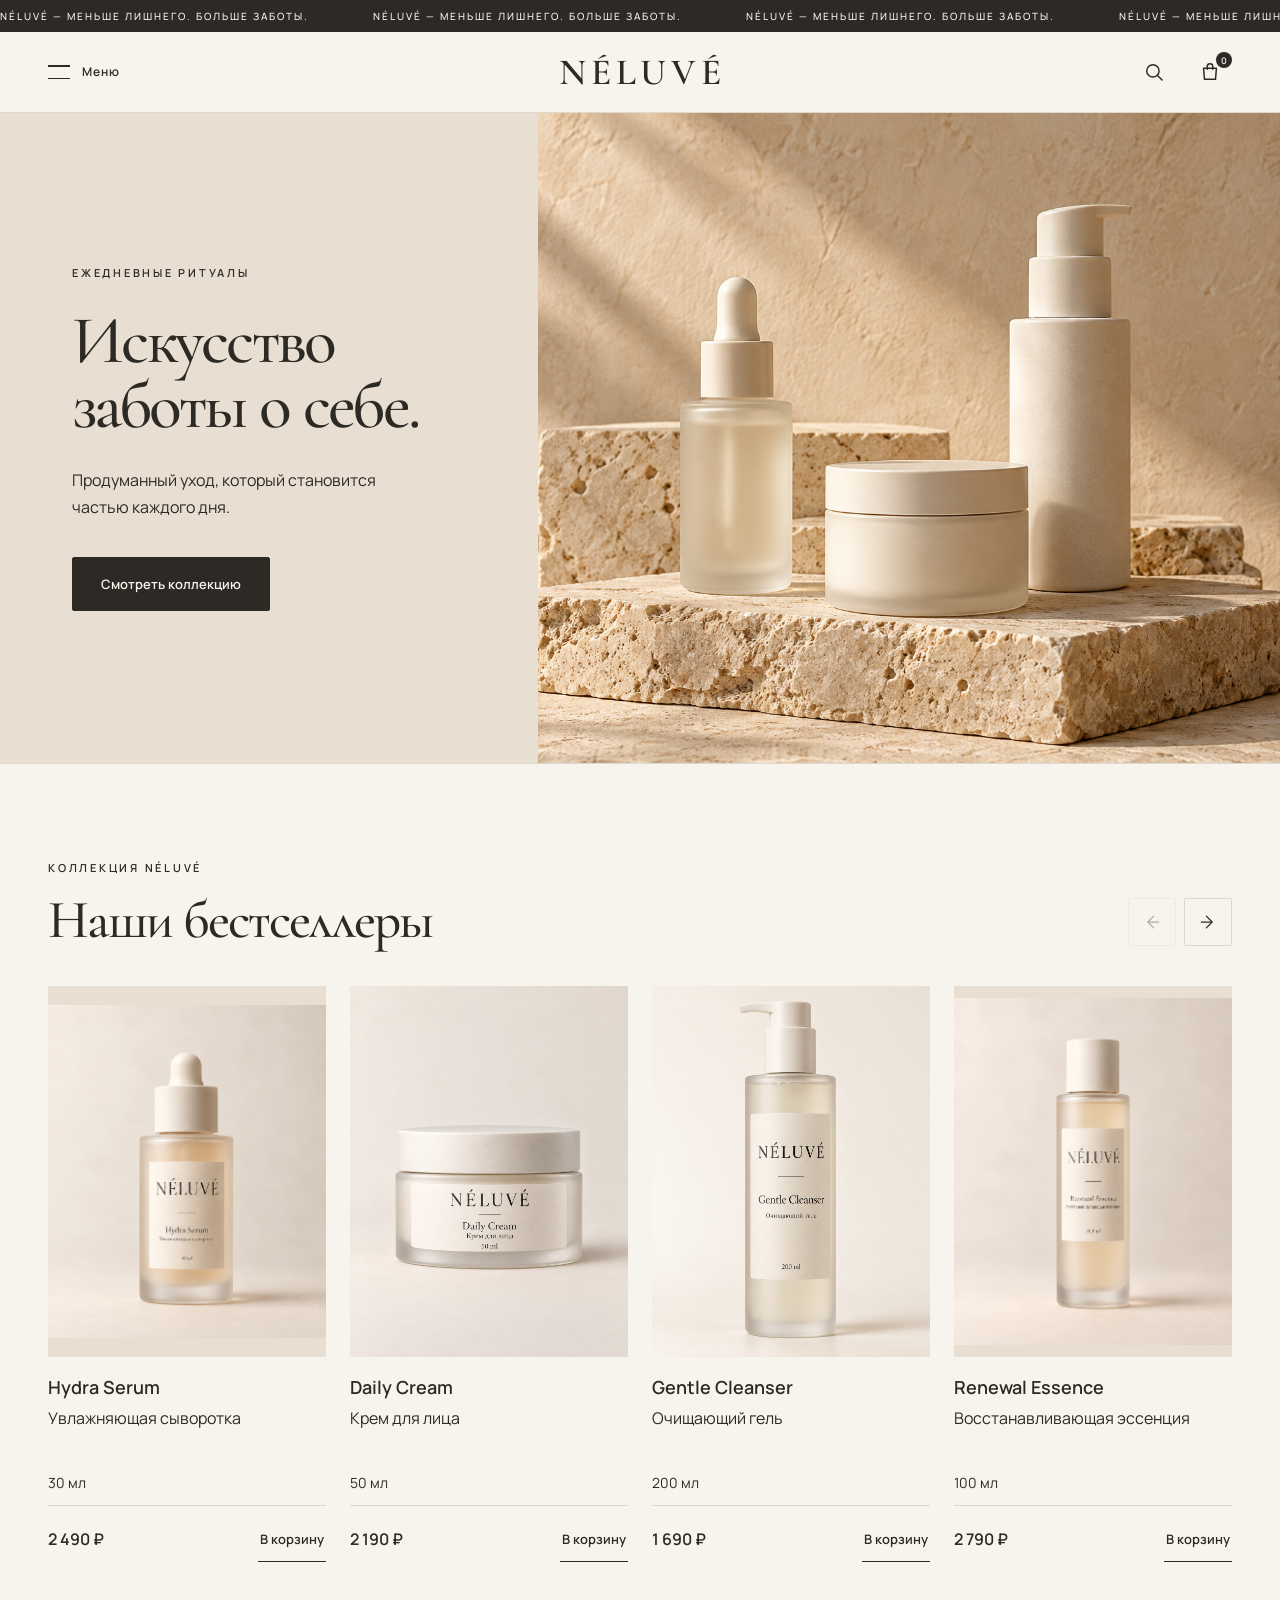
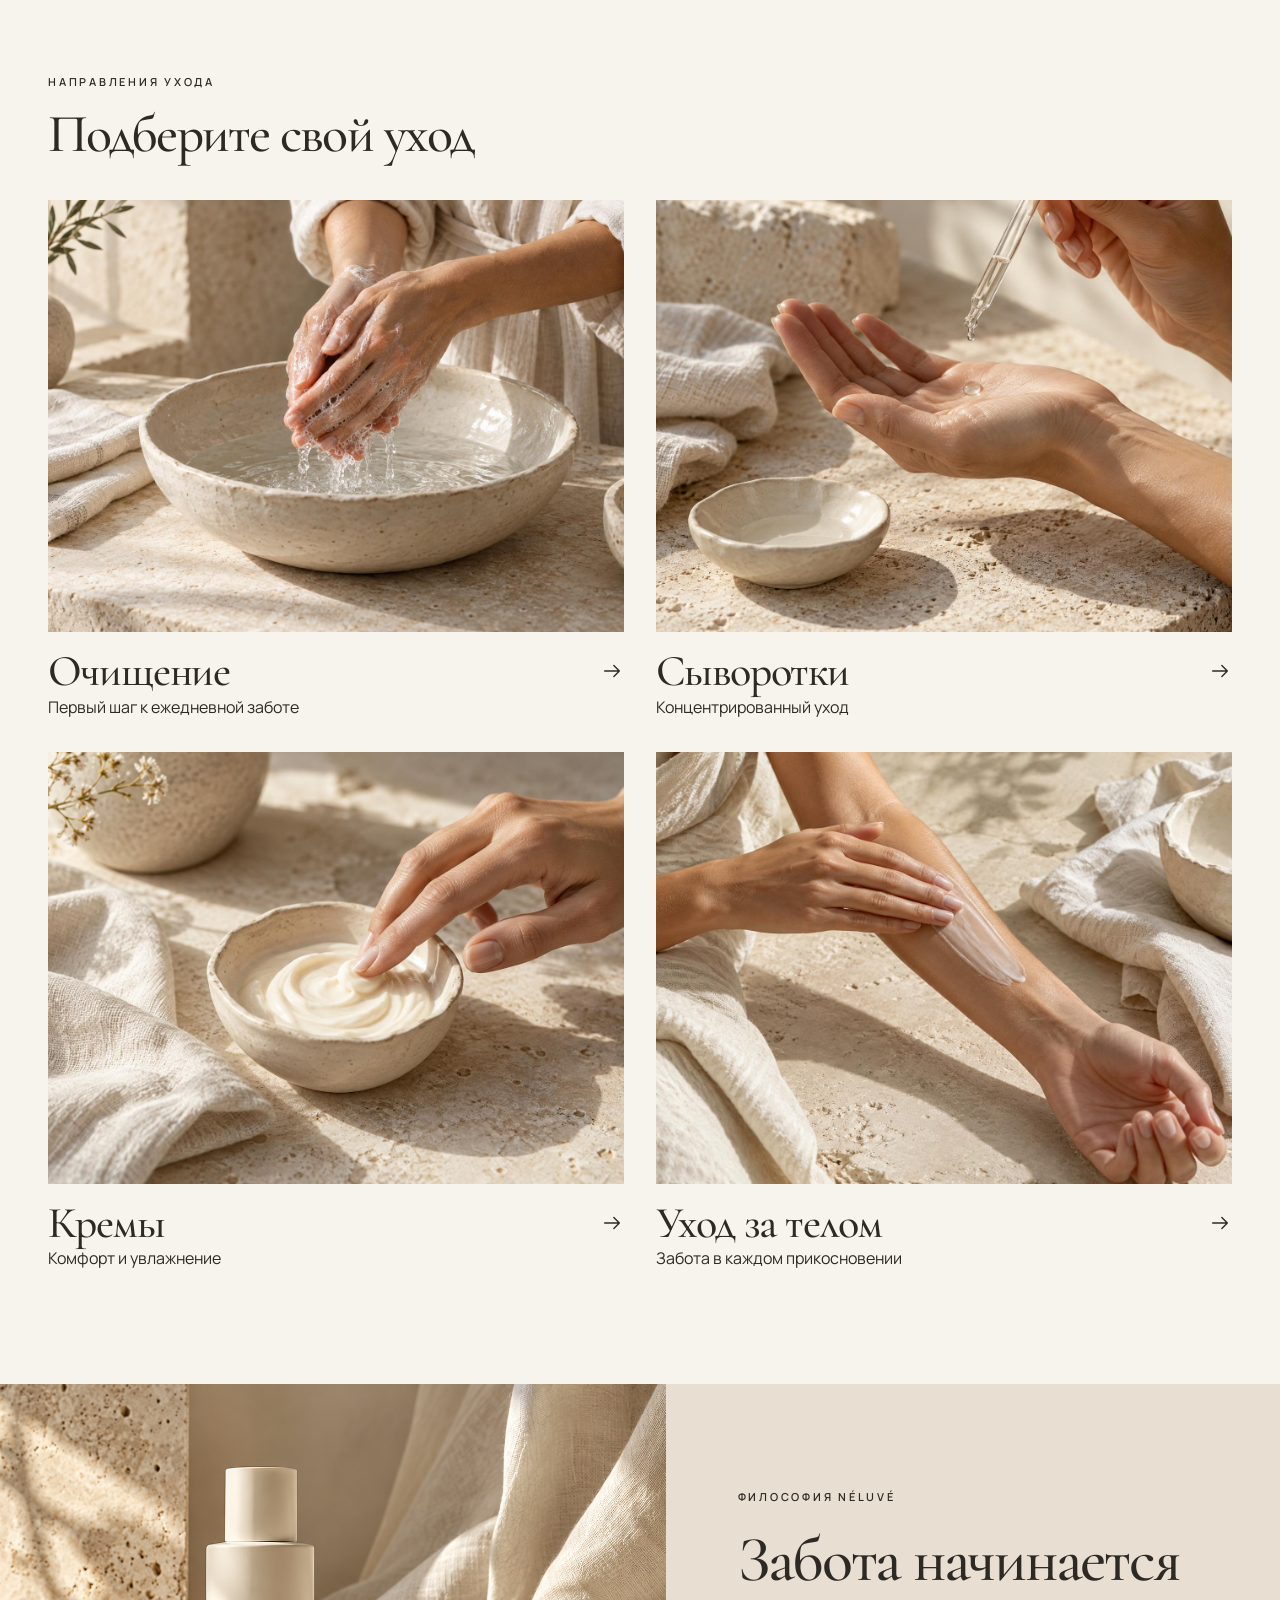
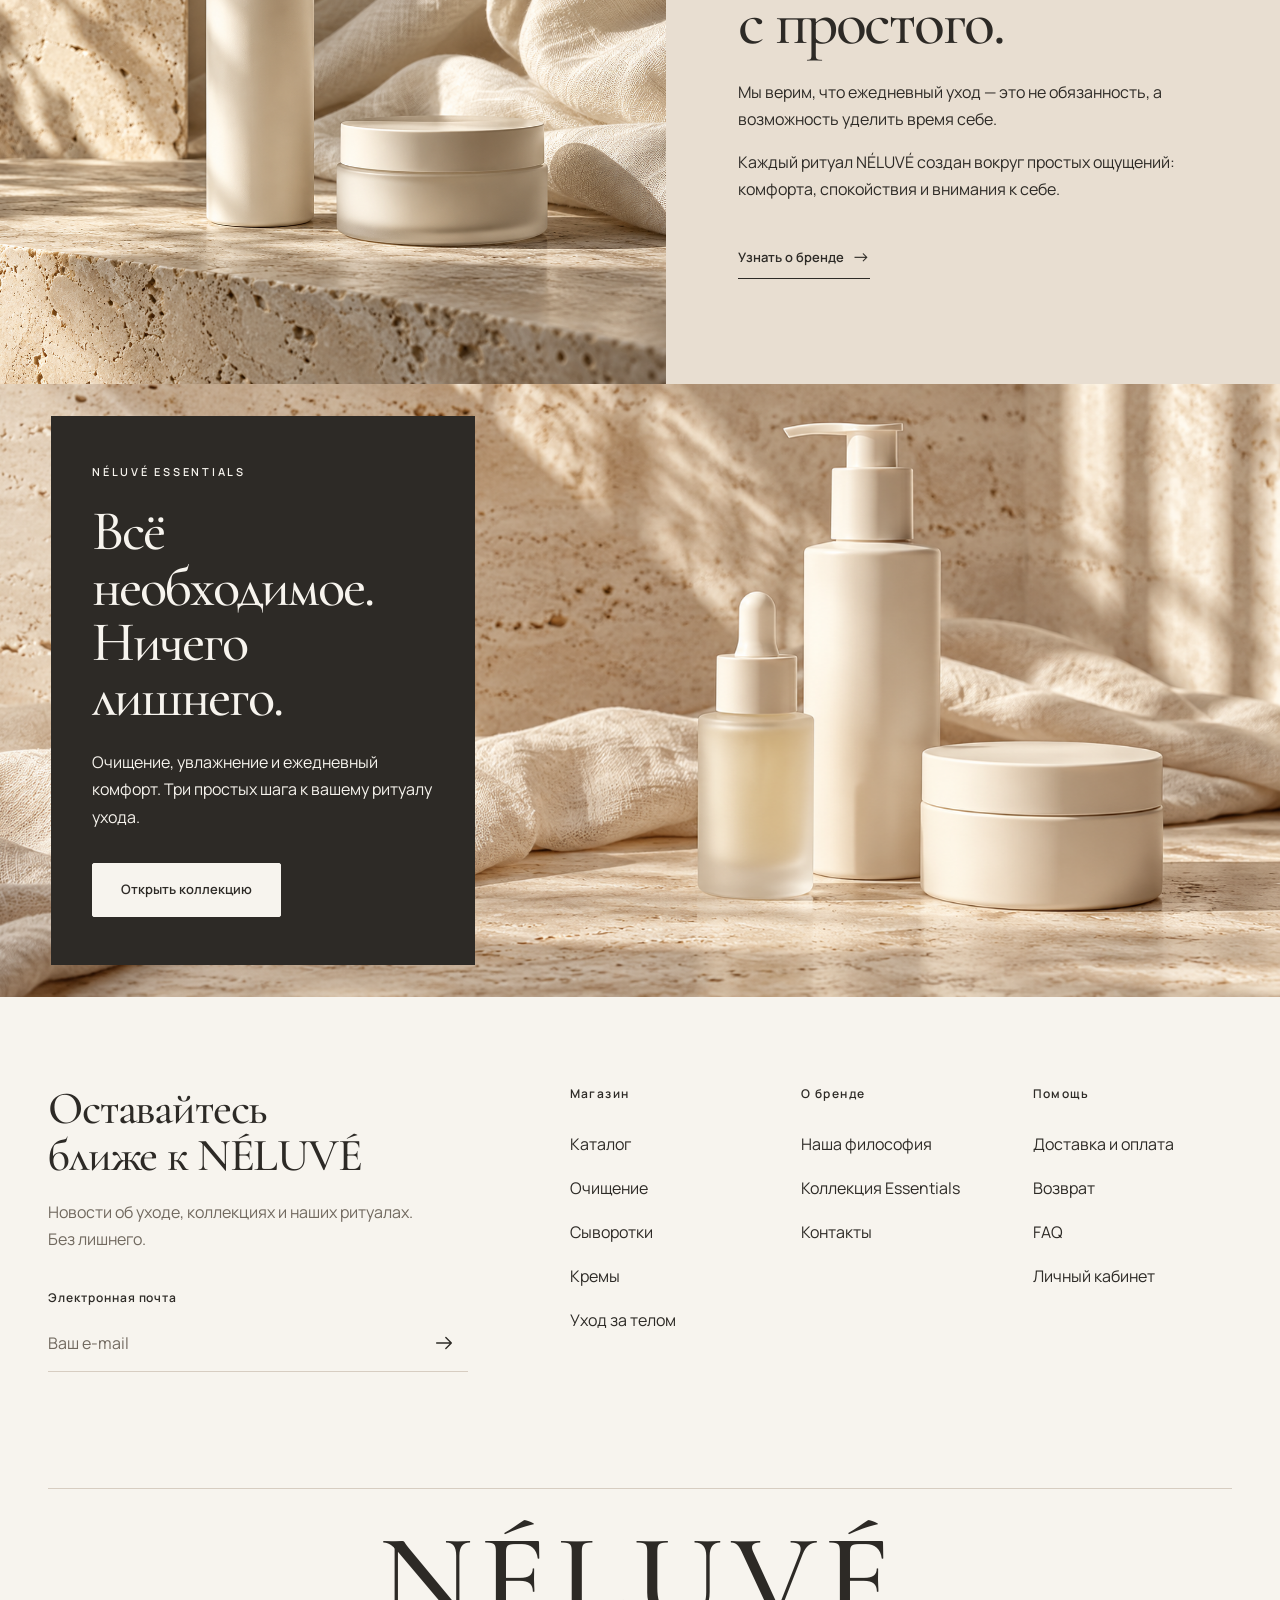
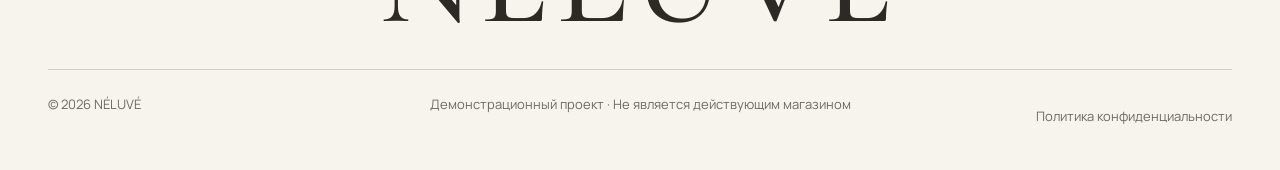
<file: index.html>
<!doctype html>
<html lang="ru">
<head>
  <meta charset="utf-8">
  <link rel="icon" type="image/png" sizes="32x32" href="assets/favicon-32.png">
  <link rel="apple-touch-icon" href="assets/favicon-512.png">
  <meta name="viewport" content="width=device-width, initial-scale=1">
  <meta name="theme-color" content="#F7F4EE">
  <meta name="description" content="NÉLUVÉ — продуманный уход для ежедневных ритуалов заботы о себе.">
  <title>NÉLUVÉ — Искусство заботы о себе</title>
  <link rel="preload" href="assets/fonts/cormorant-500.ttf" as="font" type="font/ttf" crossorigin>
  <link rel="preload" href="assets/fonts/manrope-400.ttf" as="font" type="font/ttf" crossorigin>
  <style>
    /* OD-LAYOUT-PRIMITIVES v1 — structure only: display, flex/grid, overflow, wrapping, ratio.
       Put this @layer first; product CSS outside the layer always wins. */
    @layer od-layout {
      :where(.od-stack,.od-row,.od-row-top,.od-cluster,.od-grid,.od-field,.od-stat,.od-cell,.od-tile) > :where(*) { min-width: 0; }

      /* containers */
      .od-stack   { display: flex; flex-direction: column; gap: var(--od-gap, 8px); }
      .od-row     { display: flex; align-items: center; gap: var(--od-gap, 8px); }
      .od-row-top { display: flex; align-items: flex-start; gap: var(--od-gap, 8px); }
      .od-cluster { display: flex; flex-wrap: wrap; align-items: center; gap: var(--od-gap, 8px); }
      .od-fill    { flex: 1 1 0; min-width: 0; }
      .od-fixed   { flex: none; }
      .od-grid    { display: grid; gap: var(--od-gap, 12px); grid-template-columns: repeat(var(--od-cols, 3), minmax(0, 1fr)); }

      /* stacked information: each piece is its own line — never sibling inline spans */
      .od-stat, .od-field, .od-cell { display: grid; gap: var(--od-gap, 2px); }
      :where(.od-stat,.od-field,.od-cell) > :where(*) { display: block; }
      .od-tile { display: grid; grid-template-rows: auto 1fr; }
      :where(.od-tile) > :where(*) { display: block; }

      /* media keeps its intrinsic ratio by default; never a distorted or cropped
         cover by accident. height:auto lets the ratio win over an <img height="…">
         attribute. Cropping to a uniform box is an explicit opt-in: set --od-ratio
         AND add .od-media-cover together (per the core rule, only where a crop is
         deliberate — tile thumbs, decorative fills — never on full-frame content). */
      .od-media { display: block; width: 100%; height: auto; aspect-ratio: var(--od-ratio, auto); }
      .od-media-cover { object-fit: cover; }

      /* data text only — authored copy is rewritten to its budget instead */
      .od-truncate { display: block; max-width: 100%; overflow: hidden; white-space: nowrap; text-overflow: ellipsis; }
      .od-clamp-2, .od-clamp-3 { display: -webkit-box; -webkit-box-orient: vertical; overflow: hidden; overflow-wrap: anywhere; }
      .od-clamp-2 { -webkit-line-clamp: 2; }
      .od-clamp-3 { -webkit-line-clamp: 3; }
      .od-lines-2 { min-height: calc(2 * 1.4em); }
      .od-nowrap  { white-space: nowrap; }
      .od-keep    { word-break: keep-all; overflow-wrap: anywhere; }

      /* screen skeleton (optional): bars take their own space, the middle scrolls */
      .od-screen { display: grid; grid-template-rows: auto minmax(0, 1fr) auto; height: 100%; }
      .od-scroll { overflow-y: auto; overscroll-behavior: contain; min-height: 0; }

      /* horizontal rail: the next item peeks at the edge */
      .od-rail { display: flex; gap: var(--od-gap, 8px); overflow-x: auto; scroll-snap-type: x proximity; scrollbar-width: none;
                 padding-inline: var(--od-rail-pad, 16px); scroll-padding-inline: var(--od-rail-pad, 16px); }
      .od-rail::-webkit-scrollbar { display: none; }
      :where(.od-rail) > :where(*) { flex: none; scroll-snap-align: start; }
      :where(.od-rail) > :where(:last-child) { margin-inline-end: var(--od-rail-pad, 16px); }

      .od-spacer { flex: none; visibility: hidden; pointer-events: none; }
      .od-touch  { min-width: 44px; min-height: 44px; }
    }
    /* /OD-LAYOUT-PRIMITIVES v1 */
  </style>
  <link rel="stylesheet" href="styles.css">
  <script src="products.js" defer></script>
  <script src="app.js" defer></script>
</head>
<body>
  <!-- Announcement bar -->
  <div class="announcement" role="note" aria-label="NÉLUVÉ — МЕНЬШЕ ЛИШНЕГО. БОЛЬШЕ ЗАБОТЫ.">
    <div class="announcement__track" aria-hidden="true">
      <div class="announcement__group">
        <span>NÉLUVÉ — МЕНЬШЕ ЛИШНЕГО. БОЛЬШЕ ЗАБОТЫ.</span>
        <span>NÉLUVÉ — МЕНЬШЕ ЛИШНЕГО. БОЛЬШЕ ЗАБОТЫ.</span>
        <span>NÉLUVÉ — МЕНЬШЕ ЛИШНЕГО. БОЛЬШЕ ЗАБОТЫ.</span>
        <span>NÉLUVÉ — МЕНЬШЕ ЛИШНЕГО. БОЛЬШЕ ЗАБОТЫ.</span>
        <span>NÉLUVÉ — МЕНЬШЕ ЛИШНЕГО. БОЛЬШЕ ЗАБОТЫ.</span>
      </div>
      <div class="announcement__group">
        <span>NÉLUVÉ — МЕНЬШЕ ЛИШНЕГО. БОЛЬШЕ ЗАБОТЫ.</span>
        <span>NÉLUVÉ — МЕНЬШЕ ЛИШНЕГО. БОЛЬШЕ ЗАБОТЫ.</span>
        <span>NÉLUVÉ — МЕНЬШЕ ЛИШНЕГО. БОЛЬШЕ ЗАБОТЫ.</span>
        <span>NÉLUVÉ — МЕНЬШЕ ЛИШНЕГО. БОЛЬШЕ ЗАБОТЫ.</span>
        <span>NÉLUVÉ — МЕНЬШЕ ЛИШНЕГО. БОЛЬШЕ ЗАБОТЫ.</span>
      </div>
    </div>
  </div>

  <!-- Separate sticky header -->
  <header class="site-header" id="site-header">
    <div class="site-header__inner">
      <div class="site-header__left">
        <button class="icon-button menu-trigger od-touch" id="menu-button" type="button" aria-label="Открыть меню" aria-expanded="false" aria-controls="menu-drawer">
          <span class="menu-trigger__lines" aria-hidden="true"></span>
          <span class="menu-trigger__label">Меню</span>
        </button>
      </div>
      <a class="wordmark" href="#top" aria-label="NÉLUVÉ — на главную">NÉLUVÉ</a>
      <div class="site-header__right">
        <button class="icon-button od-touch" id="search-button" type="button" aria-label="Открыть поиск" aria-expanded="false" aria-controls="search-panel">
          <svg viewBox="0 0 24 24" aria-hidden="true"><circle cx="10.8" cy="10.8" r="6.7"></circle><path d="m15.8 15.8 5 5"></path></svg>
        </button>
        <button class="icon-button od-touch" id="cart-button" type="button" aria-label="Корзина, 0 товаров">
          <svg viewBox="0 0 24 24" aria-hidden="true"><path d="M5 8h14l-1 12H6L5 8Z"></path><path d="M9 9V6a3 3 0 0 1 6 0v3"></path></svg>
          <span class="cart-count" aria-hidden="true">0</span>
        </button>
      </div>
    </div>

    <!-- Search input state -->
    <div class="search-panel" id="search-panel" hidden>
      <div class="search-panel__inner">
        <div class="search-panel__top">
          <label class="search-panel__label" for="search-input">Поиск по уходу</label>
          <button class="icon-button od-touch" id="search-close" type="button" aria-label="Закрыть поиск">
            <svg viewBox="0 0 24 24" aria-hidden="true"><path d="M5 5 19 19M19 5 5 19"></path></svg>
          </button>
        </div>
        <form class="search-panel__form" id="search-form" role="search">
          <input class="search-panel__input" id="search-input" name="s" type="search" autocomplete="off" placeholder="Например, сыворотка">
          <button class="search-panel__submit" type="submit">Искать</button>
        </form>
        <p class="search-panel__feedback" id="search-feedback" role="status" aria-live="polite"></p>
      </div>
    </div>
  </header>

  <!-- Slide-in navigation drawer -->
  <div class="drawer-backdrop" id="drawer-backdrop" hidden></div>
  <aside class="drawer" id="menu-drawer" role="dialog" aria-modal="true" aria-label="Меню NÉLUVÉ" hidden>
    <div class="drawer__top">
      <span class="drawer__caption">Меню</span>
      <button class="icon-button od-touch" id="drawer-close" type="button" aria-label="Закрыть меню">
        <svg viewBox="0 0 24 24" aria-hidden="true"><path d="M5 5 19 19M19 5 5 19"></path></svg>
      </button>
    </div>
    <div class="drawer__body">
      <nav class="drawer__primary" aria-label="Основная навигация">
        <details class="drawer__group" open>
          <summary class="drawer__summary">Каталог
            <svg class="drawer__chevron" viewBox="0 0 24 24" aria-hidden="true"><path d="m5 9 7 7 7-7"></path></svg>
          </summary>
          <div class="drawer__categories">
            <a class="drawer__category" href="shop.html?category=cleansing">Очищение</a>
            <a class="drawer__category" href="shop.html?category=serums">Сыворотки</a>
            <a class="drawer__category" href="shop.html?category=creams">Кремы</a>
            <a class="drawer__category" href="shop.html?category=body">Уход за телом</a>
          </div>
        </details>
        <a class="drawer__main-link" href="about.html">О бренде</a>
      </nav>
      <nav class="drawer__secondary" aria-label="Дополнительная навигация">
        <a href="delivery.html">Доставка и оплата</a>
        <a href="contact.html">Контакты</a>
        <a href="account/" data-future-link data-note="Личный кабинет появится в следующей версии сайта.">Личный кабинет</a>
      </nav>
    </div>
    <div class="drawer__footer" aria-hidden="true">NÉLUVÉ</div>
  </aside>

  <!-- The existing hero stays first; the carousel follows it. -->
  <main id="top">
    <section class="hero" aria-labelledby="hero-title">
      <div class="hero__copy">
        <div class="hero__content">
          <p class="hero__eyebrow">ЕЖЕДНЕВНЫЕ РИТУАЛЫ</p>
          <h1 class="hero__title" id="hero-title">Искусство заботы о себе.</h1>
          <p class="hero__description">Продуманный уход, который становится частью каждого дня.</p>
          <div class="hero__action">
            <a class="button-primary" href="shop.html">Смотреть коллекцию</a>
          </div>
        </div>
      </div>
      <div class="hero__media" role="img" aria-label="Минималистичные флаконы и баночка средств ухода на травертине при мягком дневном свете"></div>
    </section>

    <section class="bestsellers" aria-labelledby="bestsellers-title">
      <div class="bestsellers__inner">
        <div class="bestsellers__header">
          <div>
            <p class="bestsellers__eyebrow">КОЛЛЕКЦИЯ NÉLUVÉ</p>
            <h2 class="bestsellers__title" id="bestsellers-title">Наши бестселлеры</h2>
          </div>
          <div class="bestsellers__controls" role="group" aria-label="Управление каруселью товаров">
            <button class="bestsellers__arrow" id="bestsellers-prev" type="button" aria-label="Предыдущие товары" disabled>
              <svg viewBox="0 0 24 24" aria-hidden="true"><path d="m14 5-7 7 7 7"></path><path d="M8 12h12"></path></svg>
            </button>
            <button class="bestsellers__arrow" id="bestsellers-next" type="button" aria-label="Следующие товары">
              <svg viewBox="0 0 24 24" aria-hidden="true"><path d="m10 5 7 7-7 7"></path><path d="M16 12H4"></path></svg>
            </button>
          </div>
        </div>
        <div class="bestsellers__track od-rail" id="bestsellers-track" role="region" aria-roledescription="карусель" aria-label="Бестселлеры NÉLUVÉ" tabindex="0"></div>
        <p class="bestsellers__counter" id="bestsellers-counter" role="status" aria-live="polite" aria-atomic="true" aria-label="Товар 1 из 6"><span id="bestsellers-current">01</span><span aria-hidden="true">/</span><span id="bestsellers-total">06</span></p>
        <p class="visually-hidden" id="cart-feedback" role="status" aria-live="polite"></p>
      </div>
    </section>

    <section class="shop-categories" aria-labelledby="shop-categories-title">
      <div class="shop-categories__inner">
        <p class="shop-categories__eyebrow">НАПРАВЛЕНИЯ УХОДА</p>
        <h2 class="shop-categories__title" id="shop-categories-title">Подберите свой уход</h2>
        <div class="shop-categories__grid">
          <a class="category-card od-tile" href="shop.html?category=cleansing">
            <span class="category-card__media">
              <img class="category-card__image od-media od-media-cover" src="assets/category-cleansing.jpg" alt="Руки очищают кожу над керамической чашей с водой" width="1536" height="1024" loading="lazy" decoding="async">
            </span>
            <span class="category-card__body">
              <span class="category-card__heading">
                <span class="category-card__name">Очищение</span>
                <span class="category-card__arrow" aria-hidden="true">
                  <svg viewBox="0 0 24 24" focusable="false"><path d="M4 12h16m-6-6 6 6-6 6"></path></svg>
                </span>
              </span>
              <span class="category-card__description">Первый шаг к ежедневной заботе</span>
            </span>
          </a>
          <a class="category-card od-tile" href="shop.html?category=serums">
            <span class="category-card__media">
              <img class="category-card__image od-media od-media-cover" src="assets/category-serums.jpg" alt="Капля сыворотки из пипетки над ладонью" width="1536" height="1024" loading="lazy" decoding="async">
            </span>
            <span class="category-card__body">
              <span class="category-card__heading">
                <span class="category-card__name">Сыворотки</span>
                <span class="category-card__arrow" aria-hidden="true">
                  <svg viewBox="0 0 24 24" focusable="false"><path d="M4 12h16m-6-6 6 6-6 6"></path></svg>
                </span>
              </span>
              <span class="category-card__description">Концентрированный уход</span>
            </span>
          </a>
          <a class="category-card od-tile" href="shop.html?category=creams">
            <span class="category-card__media">
              <img class="category-card__image od-media od-media-cover" src="assets/category-creams.jpg" alt="Крем в керамической чаше и рука, касающаяся его поверхности" width="1536" height="1024" loading="lazy" decoding="async">
            </span>
            <span class="category-card__body">
              <span class="category-card__heading">
                <span class="category-card__name">Кремы</span>
                <span class="category-card__arrow" aria-hidden="true">
                  <svg viewBox="0 0 24 24" focusable="false"><path d="M4 12h16m-6-6 6 6-6 6"></path></svg>
                </span>
              </span>
              <span class="category-card__description">Комфорт и увлажнение</span>
            </span>
          </a>
          <a class="category-card od-tile" href="shop.html?category=body">
            <span class="category-card__media">
              <img class="category-card__image od-media od-media-cover" src="assets/category-body.jpg" alt="Крем распределяют по коже предплечья" width="1536" height="1024" loading="lazy" decoding="async">
            </span>
            <span class="category-card__body">
              <span class="category-card__heading">
                <span class="category-card__name">Уход за телом</span>
                <span class="category-card__arrow" aria-hidden="true">
                  <svg viewBox="0 0 24 24" focusable="false"><path d="M4 12h16m-6-6 6 6-6 6"></path></svg>
                </span>
              </span>
              <span class="category-card__description">Забота в каждом прикосновении</span>
            </span>
          </a>
        </div>
      </div>
    </section>

    <section class="brand-philosophy" aria-labelledby="brand-philosophy-title">
      <div class="brand-philosophy__media">
        <img class="brand-philosophy__image" src="assets/brand-philosophy.png" alt="Лаконичные средства ухода на травертине рядом с мягкими складками льна" width="1402" height="1122" loading="lazy" decoding="async">
      </div>
      <div class="brand-philosophy__panel">
        <div class="brand-philosophy__content">
          <p class="brand-philosophy__eyebrow">ФИЛОСОФИЯ NÉLUVÉ</p>
          <h2 class="brand-philosophy__title" id="brand-philosophy-title">Забота начинается с простого.</h2>
          <p class="brand-philosophy__text">Мы верим, что ежедневный уход — это не обязанность, а возможность уделить время себе.</p>
          <p class="brand-philosophy__text">Каждый ритуал NÉLUVÉ создан вокруг простых ощущений: комфорта, спокойствия и внимания к себе.</p>
          <a class="brand-philosophy__link" href="about.html">
            <span>Узнать о бренде</span><span class="brand-philosophy__arrow" aria-hidden="true">→</span>
          </a>
        </div>
      </div>
    </section>

    <section class="essentials" aria-labelledby="essentials-title">
      <img class="essentials__image" src="assets/neluve-essentials.png" alt="Сыворотка, очищающее средство и крем на травертине рядом с мягким льном" width="1916" height="821" loading="lazy" decoding="async">
      <div class="essentials__panel">
        <div class="essentials__content">
          <p class="essentials__eyebrow">NÉLUVÉ ESSENTIALS</p>
          <h2 class="essentials__title" id="essentials-title">Всё необходимое. Ничего лишнего.</h2>
          <p class="essentials__description">Очищение, увлажнение и ежедневный комфорт. Три простых шага к вашему ритуалу ухода.</p>
          <div class="essentials__action">
            <a class="button-primary essentials__cta" href="shop.html">Открыть коллекцию</a>
          </div>
        </div>
      </div>
    </section>
  </main>

  <footer class="site-footer" aria-label="Подвал сайта">
    <div class="site-footer__inner">
      <div class="site-footer__top">
        <section class="site-footer__newsletter" aria-labelledby="footer-newsletter-title">
          <h2 class="site-footer__heading" id="footer-newsletter-title">Оставайтесь ближе к NÉLUVÉ</h2>
          <p class="site-footer__description">Новости об уходе, коллекциях и наших ритуалах. Без лишнего.</p>
          <form class="site-footer__form" id="newsletter-form" novalidate>
            <label class="site-footer__label" for="newsletter-email">Электронная почта</label>
            <div class="site-footer__field">
              <input class="site-footer__input" id="newsletter-email" type="email" inputmode="email" autocomplete="email" placeholder="Ваш e-mail" aria-describedby="newsletter-status" required>
              <button class="site-footer__submit" type="submit" aria-label="Отправить адрес для подписки">
                <svg viewBox="0 0 24 24" aria-hidden="true" focusable="false"><path d="M4 12h16m-6-6 6 6-6 6"></path></svg>
              </button>
            </div>
            <p class="site-footer__status" id="newsletter-status" role="status" aria-live="polite"></p>
          </form>
        </section>

        <nav class="site-footer__navigation" aria-label="Навигация в подвале">
          <div class="site-footer__nav-group">
            <h3 class="site-footer__nav-title">Магазин</h3>
            <ul class="site-footer__links">
              <li><a href="shop.html">Каталог</a></li>
              <li><a href="shop.html?category=cleansing">Очищение</a></li>
              <li><a href="shop.html?category=serums">Сыворотки</a></li>
              <li><a href="shop.html?category=creams">Кремы</a></li>
              <li><a href="shop.html?category=body">Уход за телом</a></li>
            </ul>
          </div>
          <div class="site-footer__nav-group">
            <h3 class="site-footer__nav-title">О бренде</h3>
            <ul class="site-footer__links">
              <li><a href="about.html#philosophy">Наша философия</a></li>
              <li><a href="shop.html">Коллекция Essentials</a></li>
              <li><a href="contact.html">Контакты</a></li>
            </ul>
          </div>
          <div class="site-footer__nav-group">
            <h3 class="site-footer__nav-title">Помощь</h3>
            <ul class="site-footer__links">
              <li><a href="delivery.html">Доставка и оплата</a></li>
              <li><a href="returns.html">Возврат</a></li>
              <li><a href="faq.html">FAQ</a></li>
              <li><a href="#" data-future-link>Личный кабинет</a></li>
            </ul>
          </div>
        </nav>
      </div>

      <div class="site-footer__brand"><span class="site-footer__wordmark">NÉLUVÉ</span></div>

      <div class="site-footer__bottom">
        <p>© 2026 NÉLUVÉ</p>
        <p class="site-footer__legal">Демонстрационный проект · Не является действующим магазином</p>
        <a class="site-footer__policy" href="#" data-future-link data-note="Политика конфиденциальности будет доступна при запуске магазина.">Политика конфиденциальности</a>
      </div>
    </div>
  </footer>

  <template id="product-card-template">
    <article class="product-card od-tile">
      <a class="product-card__image-link" href=""><img class="product-card__image od-media" alt="" width="1086" height="1448" loading="lazy" decoding="async"></a>
      <div class="product-card__body">
        <h3 class="product-card__name"><a class="product-card__name-link" href=""></a></h3>
        <p class="product-card__description"></p>
        <p class="product-card__volume"></p>
        <div class="product-card__purchase">
          <span class="product-card__price od-nowrap"></span>
          <button class="product-card__add" type="button">В корзину</button>
        </div>
      </div>
    </article>
  </template>

  <div class="prototype-note" id="prototype-note" role="status" aria-live="polite" hidden></div>
</body>
</html>
</file>
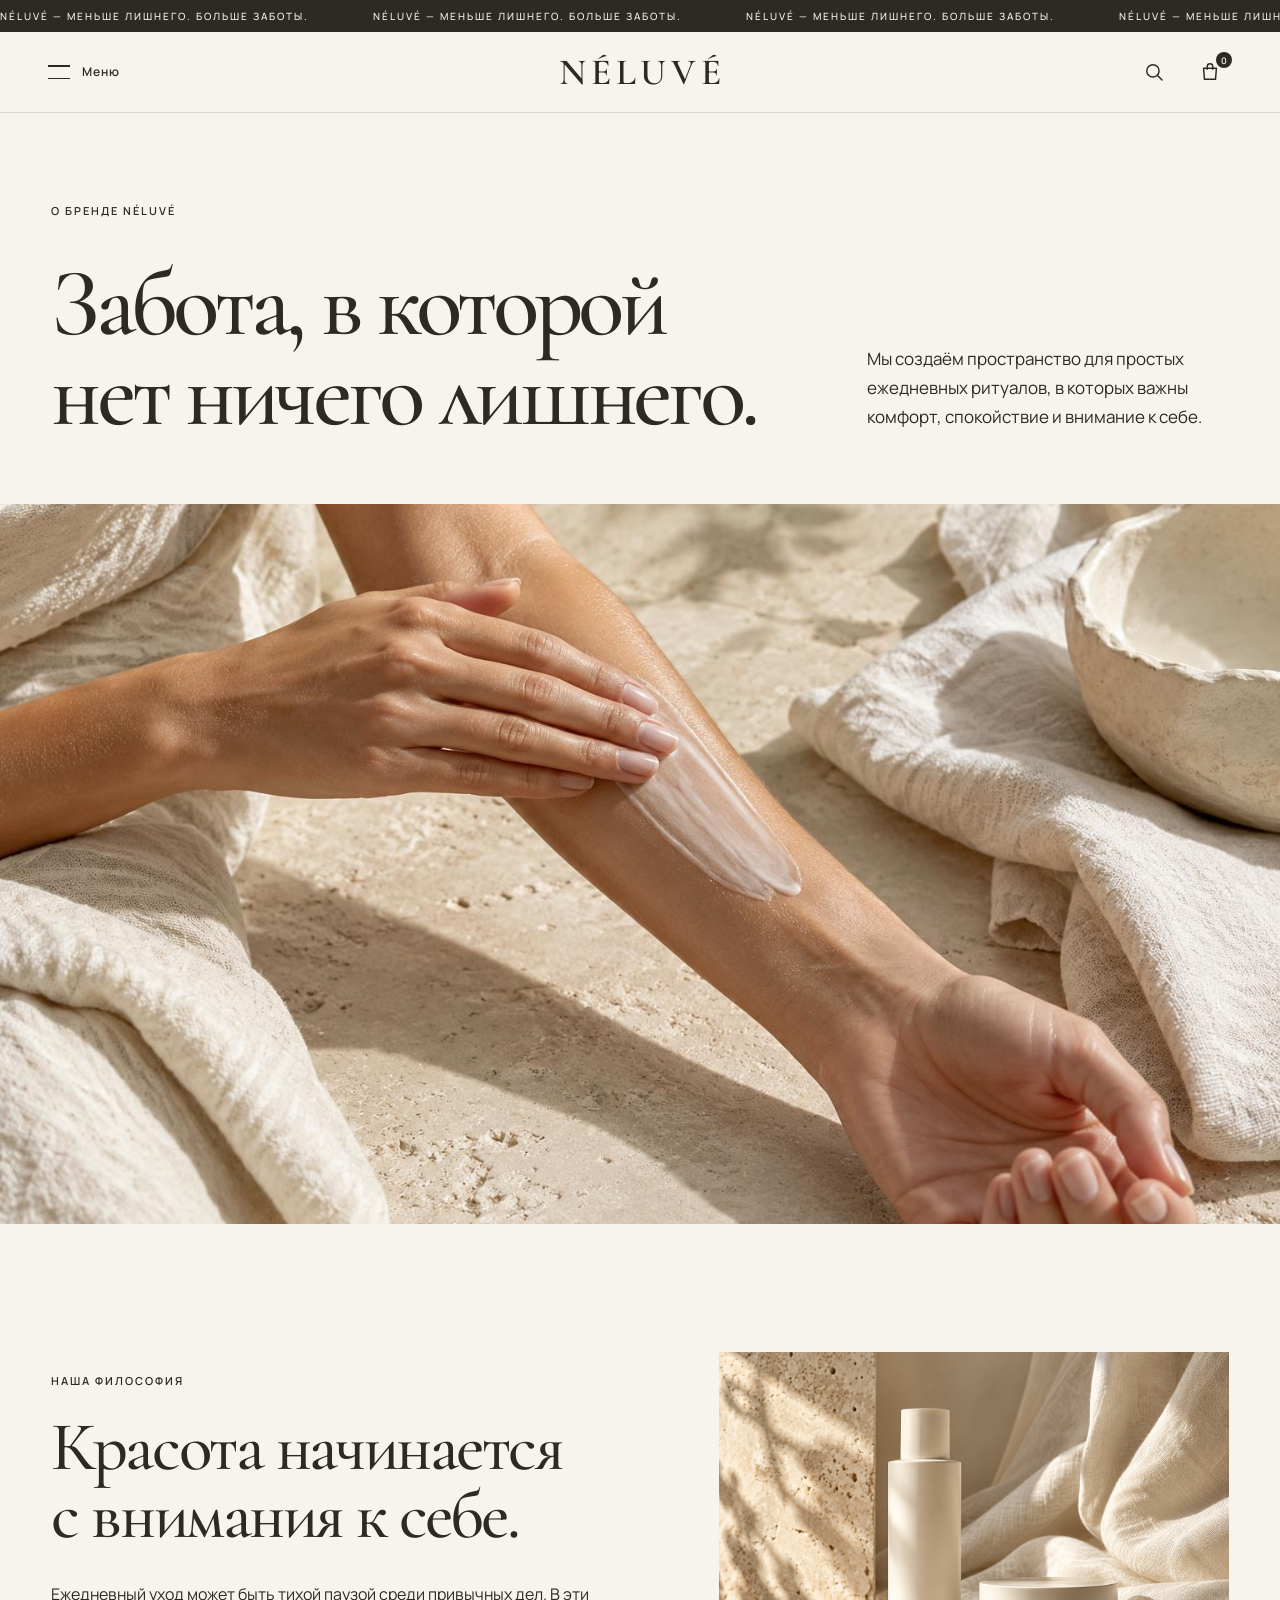
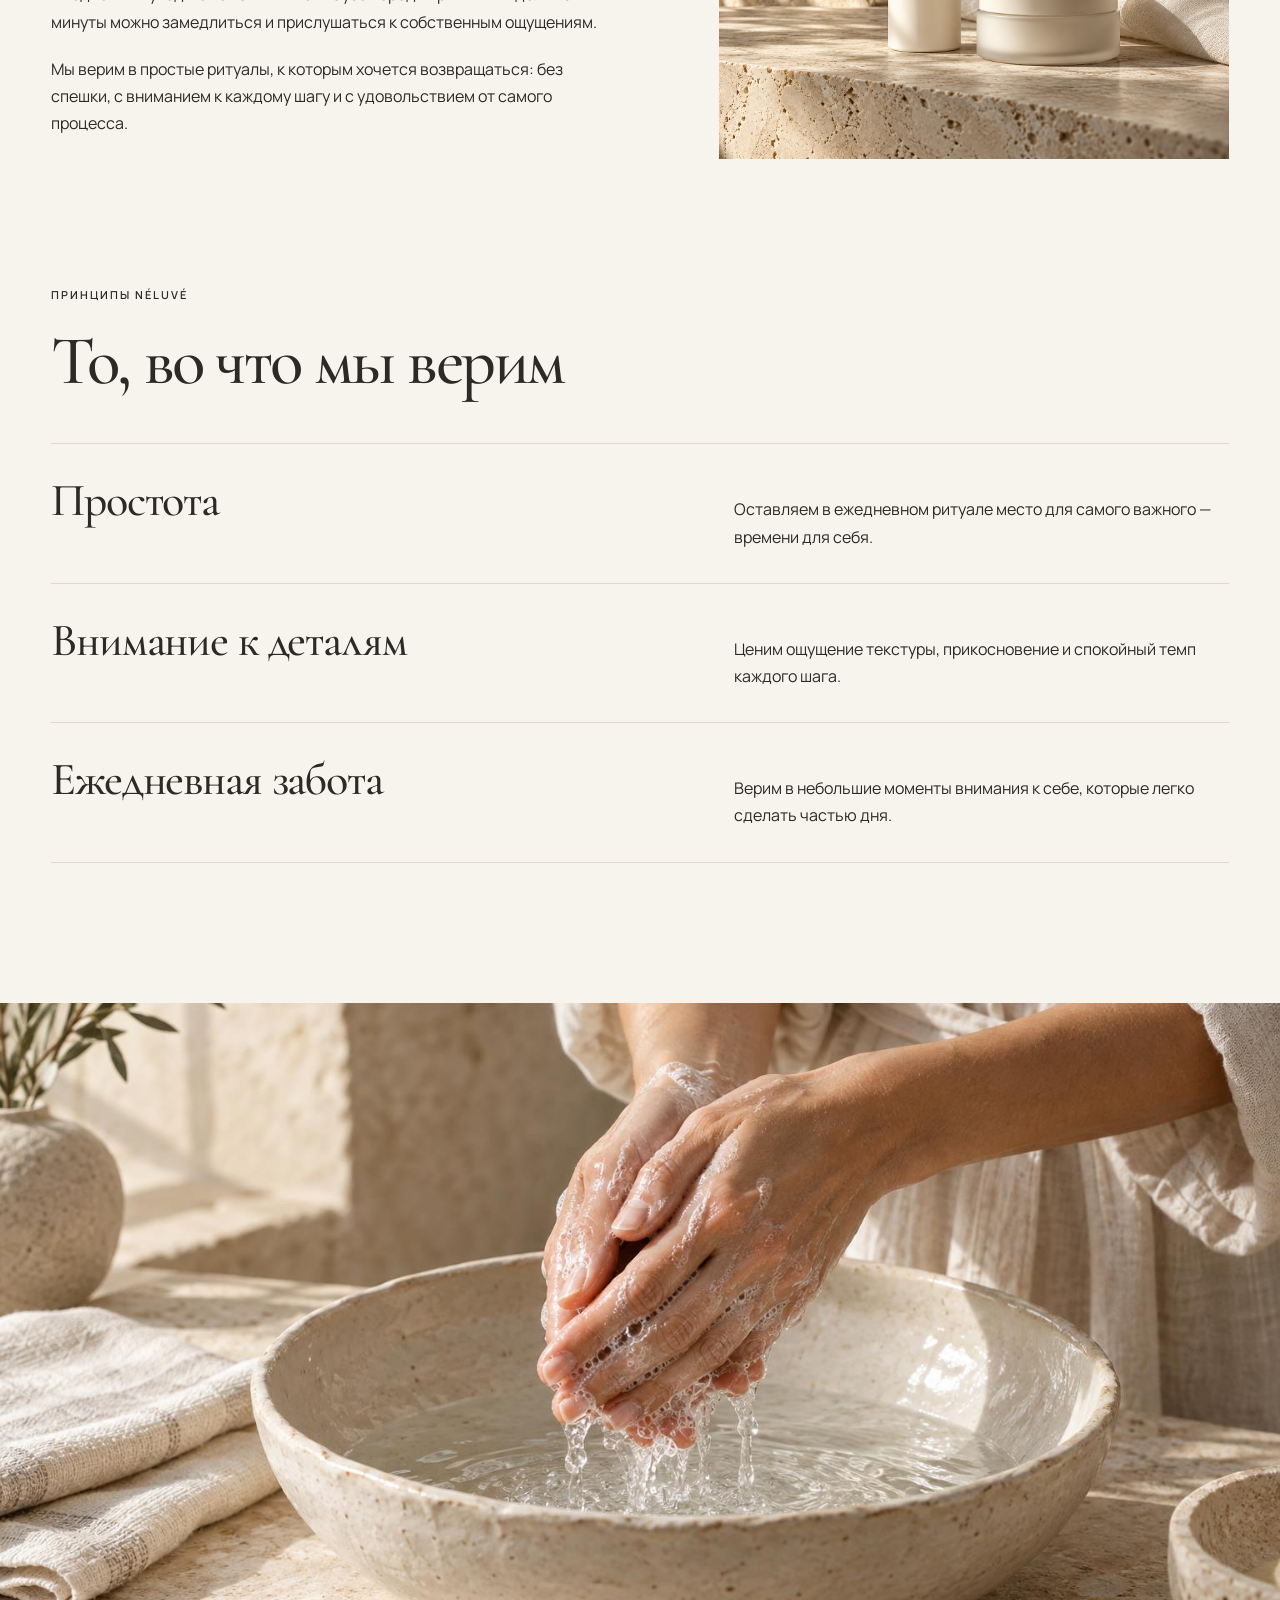
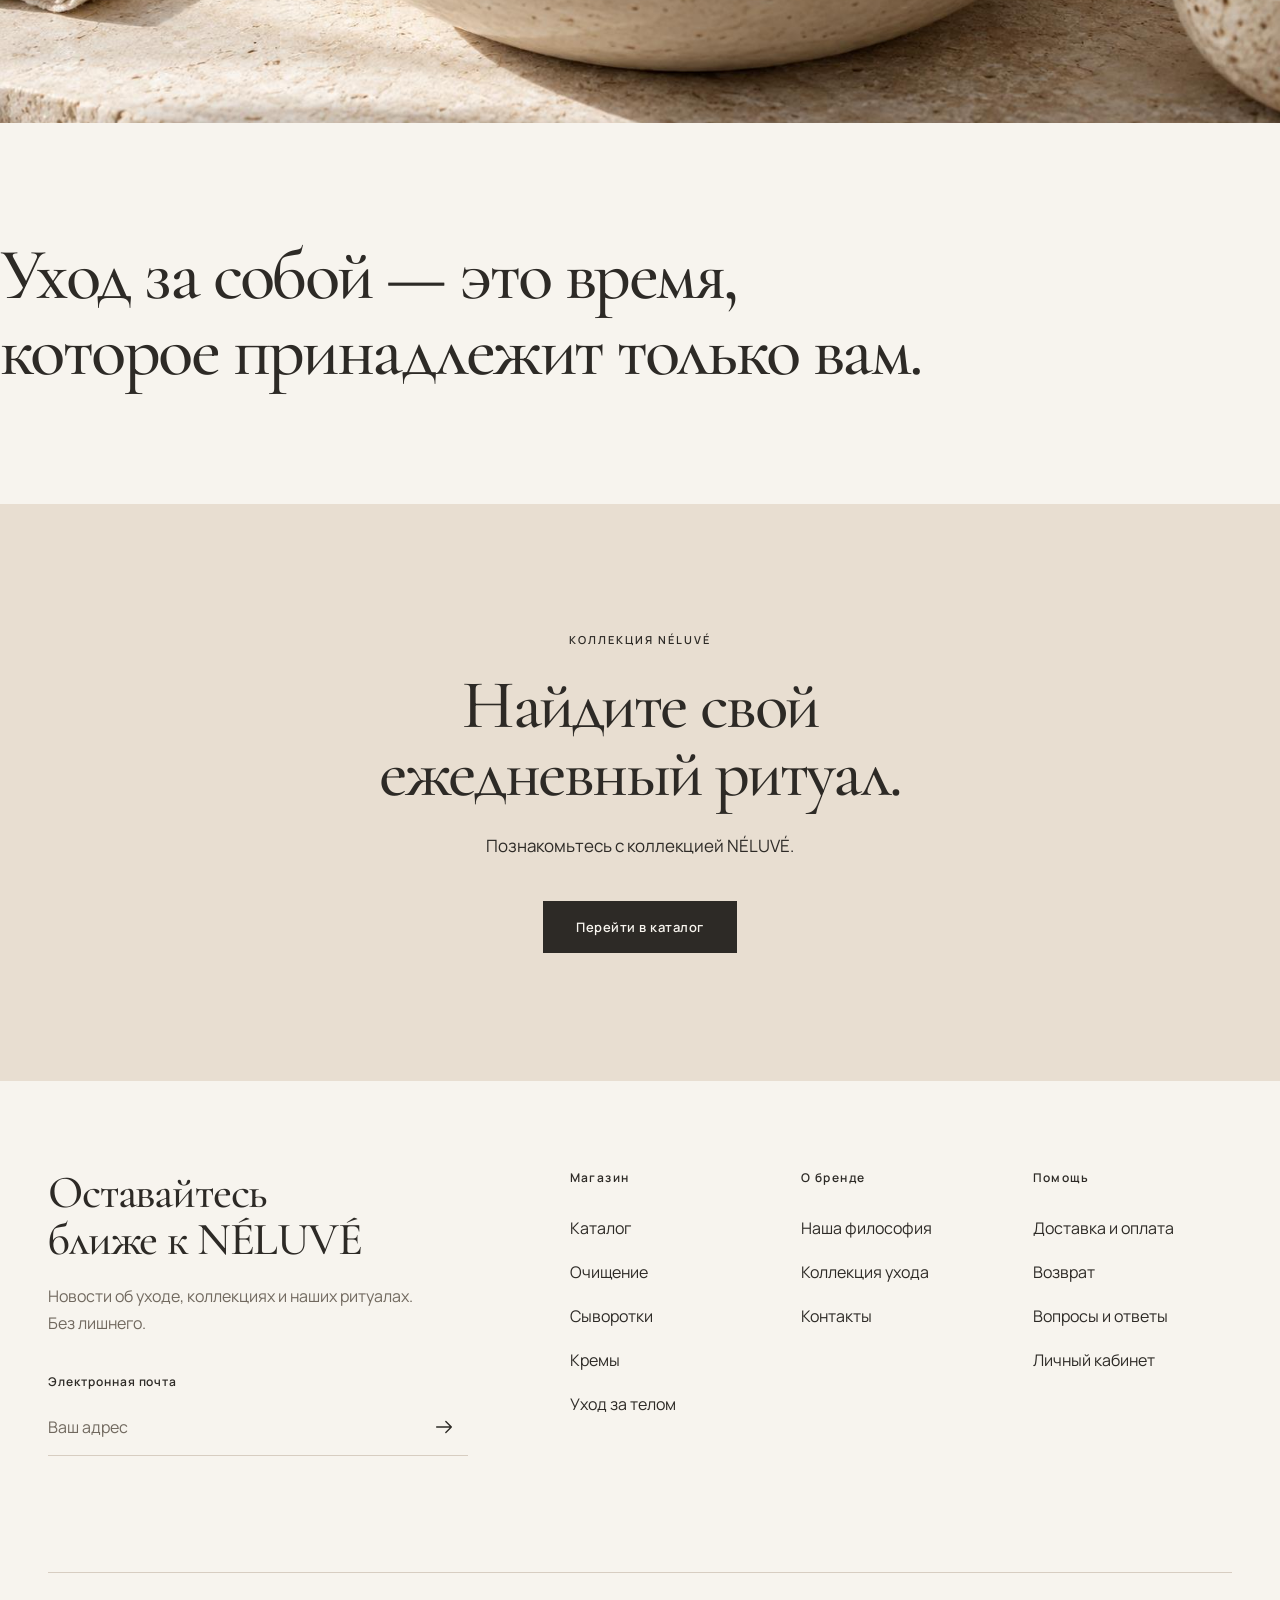
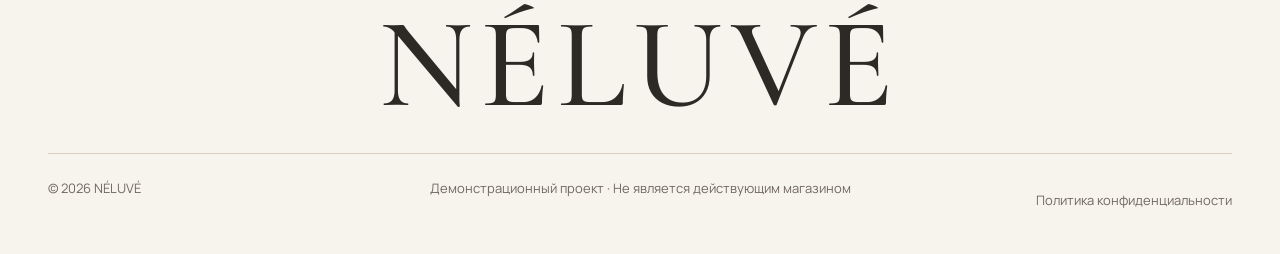
<file: about.html>
<!doctype html>
<html lang="ru">
<head>
  <meta charset="utf-8">
  <link rel="icon" type="image/png" sizes="32x32" href="assets/favicon-32.png">
  <link rel="apple-touch-icon" href="assets/favicon-512.png">
  <meta name="viewport" content="width=device-width, initial-scale=1">
  <meta name="theme-color" content="#F7F4EE">
  <meta name="description" content="О бренде NÉLUVÉ: простые ежедневные ритуалы, спокойствие и внимание к себе.">
  <title>О бренде — NÉLUVÉ</title>
  <link rel="preload" href="assets/fonts/cormorant-500.ttf" as="font" type="font/ttf" crossorigin>
  <link rel="preload" href="assets/fonts/manrope-400.ttf" as="font" type="font/ttf" crossorigin>
  <style>
    /* OD-LAYOUT-PRIMITIVES v1 — structure only: display, flex/grid, overflow, wrapping, ratio.
       Put this @layer first; product CSS outside the layer always wins. */
    @layer od-layout {
      :where(.od-stack,.od-row,.od-row-top,.od-cluster,.od-grid,.od-field,.od-stat,.od-cell,.od-tile) > :where(*) { min-width: 0; }

      /* containers */
      .od-stack   { display: flex; flex-direction: column; gap: var(--od-gap, 8px); }
      .od-row     { display: flex; align-items: center; gap: var(--od-gap, 8px); }
      .od-row-top { display: flex; align-items: flex-start; gap: var(--od-gap, 8px); }
      .od-cluster { display: flex; flex-wrap: wrap; align-items: center; gap: var(--od-gap, 8px); }
      .od-fill    { flex: 1 1 0; min-width: 0; }
      .od-fixed   { flex: none; }
      .od-grid    { display: grid; gap: var(--od-gap, 12px); grid-template-columns: repeat(var(--od-cols, 3), minmax(0, 1fr)); }

      /* stacked information: each piece is its own line — never sibling inline spans */
      .od-stat, .od-field, .od-cell { display: grid; gap: var(--od-gap, 2px); }
      :where(.od-stat,.od-field,.od-cell) > :where(*) { display: block; }
      .od-tile { display: grid; grid-template-rows: auto 1fr; }
      :where(.od-tile) > :where(*) { display: block; }

      /* media keeps its intrinsic ratio by default; never a distorted or cropped
         cover by accident. height:auto lets the ratio win over an <img height="…">
         attribute. Cropping to a uniform box is an explicit opt-in: set --od-ratio
         AND add .od-media-cover together (per the core rule, only where a crop is
         deliberate — tile thumbs, decorative fills — never on full-frame content). */
      .od-media { display: block; width: 100%; height: auto; aspect-ratio: var(--od-ratio, auto); }
      .od-media-cover { object-fit: cover; }

      /* data text only — authored copy is rewritten to its budget instead */
      .od-truncate { display: block; max-width: 100%; overflow: hidden; white-space: nowrap; text-overflow: ellipsis; }
      .od-clamp-2, .od-clamp-3 { display: -webkit-box; -webkit-box-orient: vertical; overflow: hidden; overflow-wrap: anywhere; }
      .od-clamp-2 { -webkit-line-clamp: 2; }
      .od-clamp-3 { -webkit-line-clamp: 3; }
      .od-lines-2 { min-height: calc(2 * 1.4em); }
      .od-nowrap  { white-space: nowrap; }
      .od-keep    { word-break: keep-all; overflow-wrap: anywhere; }

      /* screen skeleton (optional): bars take their own space, the middle scrolls */
      .od-screen { display: grid; grid-template-rows: auto minmax(0, 1fr) auto; height: 100%; }
      .od-scroll { overflow-y: auto; overscroll-behavior: contain; min-height: 0; }

      /* horizontal rail: the next item peeks at the edge */
      .od-rail { display: flex; gap: var(--od-gap, 8px); overflow-x: auto; scroll-snap-type: x proximity; scrollbar-width: none;
                 padding-inline: var(--od-rail-pad, 16px); scroll-padding-inline: var(--od-rail-pad, 16px); }
      .od-rail::-webkit-scrollbar { display: none; }
      :where(.od-rail) > :where(*) { flex: none; scroll-snap-align: start; }
      :where(.od-rail) > :where(:last-child) { margin-inline-end: var(--od-rail-pad, 16px); }

      .od-spacer { flex: none; visibility: hidden; pointer-events: none; }
      .od-touch  { min-width: 44px; min-height: 44px; }
    }
    /* /OD-LAYOUT-PRIMITIVES v1 */
  </style>
  <link rel="stylesheet" href="styles.css">
  <link rel="stylesheet" href="about.css">
  <script src="products.js" defer></script>
  <script src="app.js" defer></script>
</head>
<body>
  <!-- Announcement bar -->
  <div class="announcement" role="note" aria-label="NÉLUVÉ — МЕНЬШЕ ЛИШНЕГО. БОЛЬШЕ ЗАБОТЫ.">
    <div class="announcement__track" aria-hidden="true">
      <div class="announcement__group">
        <span>NÉLUVÉ — МЕНЬШЕ ЛИШНЕГО. БОЛЬШЕ ЗАБОТЫ.</span>
        <span>NÉLUVÉ — МЕНЬШЕ ЛИШНЕГО. БОЛЬШЕ ЗАБОТЫ.</span>
        <span>NÉLUVÉ — МЕНЬШЕ ЛИШНЕГО. БОЛЬШЕ ЗАБОТЫ.</span>
        <span>NÉLUVÉ — МЕНЬШЕ ЛИШНЕГО. БОЛЬШЕ ЗАБОТЫ.</span>
        <span>NÉLUVÉ — МЕНЬШЕ ЛИШНЕГО. БОЛЬШЕ ЗАБОТЫ.</span>
      </div>
      <div class="announcement__group">
        <span>NÉLUVÉ — МЕНЬШЕ ЛИШНЕГО. БОЛЬШЕ ЗАБОТЫ.</span>
        <span>NÉLUVÉ — МЕНЬШЕ ЛИШНЕГО. БОЛЬШЕ ЗАБОТЫ.</span>
        <span>NÉLUVÉ — МЕНЬШЕ ЛИШНЕГО. БОЛЬШЕ ЗАБОТЫ.</span>
        <span>NÉLUVÉ — МЕНЬШЕ ЛИШНЕГО. БОЛЬШЕ ЗАБОТЫ.</span>
        <span>NÉLUVÉ — МЕНЬШЕ ЛИШНЕГО. БОЛЬШЕ ЗАБОТЫ.</span>
      </div>
    </div>
  </div>

  <!-- Separate sticky header -->
  <header class="site-header" id="site-header">
    <div class="site-header__inner">
      <div class="site-header__left">
        <button class="icon-button menu-trigger od-touch" id="menu-button" type="button" aria-label="Открыть меню" aria-expanded="false" aria-controls="menu-drawer">
          <span class="menu-trigger__lines" aria-hidden="true"></span>
          <span class="menu-trigger__label">Меню</span>
        </button>
      </div>
      <a class="wordmark" href="index.html#top" aria-label="NÉLUVÉ — на главную">NÉLUVÉ</a>
      <div class="site-header__right">
        <button class="icon-button od-touch" id="search-button" type="button" aria-label="Открыть поиск" aria-expanded="false" aria-controls="search-panel">
          <svg viewBox="0 0 24 24" aria-hidden="true"><circle cx="10.8" cy="10.8" r="6.7"></circle><path d="m15.8 15.8 5 5"></path></svg>
        </button>
        <button class="icon-button od-touch" id="cart-button" type="button" aria-label="Корзина, 0 товаров">
          <svg viewBox="0 0 24 24" aria-hidden="true"><path d="M5 8h14l-1 12H6L5 8Z"></path><path d="M9 9V6a3 3 0 0 1 6 0v3"></path></svg>
          <span class="cart-count" aria-hidden="true">0</span>
        </button>
      </div>
    </div>

    <!-- Search input state -->
    <div class="search-panel" id="search-panel" hidden>
      <div class="search-panel__inner">
        <div class="search-panel__top">
          <label class="search-panel__label" for="search-input">Поиск по уходу</label>
          <button class="icon-button od-touch" id="search-close" type="button" aria-label="Закрыть поиск">
            <svg viewBox="0 0 24 24" aria-hidden="true"><path d="M5 5 19 19M19 5 5 19"></path></svg>
          </button>
        </div>
        <form class="search-panel__form" id="search-form" role="search">
          <input class="search-panel__input" id="search-input" name="s" type="search" autocomplete="off" placeholder="Например, сыворотка">
          <button class="search-panel__submit" type="submit">Искать</button>
        </form>
        <p class="search-panel__feedback" id="search-feedback" role="status" aria-live="polite"></p>
      </div>
    </div>
  </header>

  <!-- Slide-in navigation drawer -->
  <div class="drawer-backdrop" id="drawer-backdrop" hidden></div>
  <aside class="drawer" id="menu-drawer" role="dialog" aria-modal="true" aria-label="Меню NÉLUVÉ" hidden>
    <div class="drawer__top">
      <span class="drawer__caption">Меню</span>
      <button class="icon-button od-touch" id="drawer-close" type="button" aria-label="Закрыть меню">
        <svg viewBox="0 0 24 24" aria-hidden="true"><path d="M5 5 19 19M19 5 5 19"></path></svg>
      </button>
    </div>
    <div class="drawer__body">
      <nav class="drawer__primary" aria-label="Основная навигация">
        <details class="drawer__group" open>
          <summary class="drawer__summary">Каталог
            <svg class="drawer__chevron" viewBox="0 0 24 24" aria-hidden="true"><path d="m5 9 7 7 7-7"></path></svg>
          </summary>
          <div class="drawer__categories">
            <a class="drawer__category" href="shop.html?category=cleansing">Очищение</a>
            <a class="drawer__category" href="shop.html?category=serums">Сыворотки</a>
            <a class="drawer__category" href="shop.html?category=creams">Кремы</a>
            <a class="drawer__category" href="shop.html?category=body">Уход за телом</a>
          </div>
        </details>
        <a class="drawer__main-link" href="about.html" aria-current="page">О бренде</a>
      </nav>
      <nav class="drawer__secondary" aria-label="Дополнительная навигация">
        <a href="delivery.html">Доставка и оплата</a>
        <a href="contact.html">Контакты</a>
        <a href="account/" data-future-link data-note="Личный кабинет появится в следующей версии сайта.">Личный кабинет</a>
      </nav>
    </div>
    <div class="drawer__footer" aria-hidden="true">NÉLUVÉ</div>
  </aside>

  <main class="about-page" id="top">
    <section class="about-hero" aria-labelledby="about-title">
      <div class="about-shell about-hero__intro">
        <p class="about-eyebrow about-hero__eyebrow">О БРЕНДЕ NÉLUVÉ</p>
        <h1 class="about-hero__title" id="about-title">Забота, в которой нет ничего лишнего.</h1>
        <p class="about-hero__description">Мы создаём пространство для простых ежедневных ритуалов, в которых важны комфорт, спокойствие и внимание к себе.</p>
      </div>
      <figure class="about-hero__media">
        <img class="about-hero__image od-media od-media-cover" src="assets/category-body.jpg" alt="Рука наносит крем на кожу при мягком дневном свете рядом со льном и камнем" width="1536" height="1024" fetchpriority="high" decoding="async">
      </figure>
    </section>

    <section class="about-philosophy about-shell" id="philosophy" aria-labelledby="philosophy-title">
      <div class="about-philosophy__copy">
        <p class="about-eyebrow">НАША ФИЛОСОФИЯ</p>
        <h2 class="about-philosophy__title" id="philosophy-title">Красота начинается с внимания к себе.</h2>
        <p class="about-philosophy__text">Ежедневный уход может быть тихой паузой среди привычных дел. В эти минуты можно замедлиться и прислушаться к собственным ощущениям.</p>
        <p class="about-philosophy__text">Мы верим в простые ритуалы, к которым хочется возвращаться: без спешки, с вниманием к каждому шагу и с удовольствием от самого процесса.</p>
      </div>
      <figure class="about-philosophy__media">
        <img class="about-philosophy__image od-media" src="assets/brand-philosophy.png" alt="Лаконичные средства ухода на светлом камне рядом со складками льна" width="1402" height="1122" loading="lazy" decoding="async">
      </figure>
    </section>

    <section class="about-principles about-shell" aria-labelledby="principles-title">
      <div class="about-principles__heading">
        <p class="about-eyebrow">ПРИНЦИПЫ NÉLUVÉ</p>
        <h2 class="about-principles__title" id="principles-title">То, во что мы верим</h2>
      </div>
      <ol class="about-principles__list">
        <li class="about-principles__item">
          <h3 class="about-principles__name">Простота</h3>
          <p class="about-principles__description">Оставляем в ежедневном ритуале место для самого важного — времени для себя.</p>
        </li>
        <li class="about-principles__item">
          <h3 class="about-principles__name">Внимание к деталям</h3>
          <p class="about-principles__description">Ценим ощущение текстуры, прикосновение и спокойный темп каждого шага.</p>
        </li>
        <li class="about-principles__item">
          <h3 class="about-principles__name">Ежедневная забота</h3>
          <p class="about-principles__description">Верим в небольшие моменты внимания к себе, которые легко сделать частью дня.</p>
        </li>
      </ol>
    </section>

    <section class="about-editorial" aria-labelledby="editorial-statement">
      <figure class="about-editorial__media">
        <img class="about-editorial__image od-media od-media-cover" src="assets/category-cleansing.jpg" alt="Руки умываются водой над керамической чашей в естественном свете" width="1536" height="1024" loading="lazy" decoding="async">
      </figure>
      <h2 class="about-editorial__statement about-shell" id="editorial-statement">Уход за собой — это время, которое принадлежит только вам.</h2>
    </section>

    <section class="about-collection" aria-labelledby="collection-title">
      <div class="about-shell about-collection__inner">
        <p class="about-eyebrow">КОЛЛЕКЦИЯ NÉLUVÉ</p>
        <h2 class="about-collection__title" id="collection-title">Найдите свой ежедневный ритуал.</h2>
        <p class="about-collection__description">Познакомьтесь с коллекцией NÉLUVÉ.</p>
        <a class="about-collection__link" href="shop.html">Перейти в каталог</a>
      </div>
    </section>
  </main>
  <footer class="site-footer" aria-label="Подвал сайта">
    <div class="site-footer__inner">
      <div class="site-footer__top">
        <section class="site-footer__newsletter" aria-labelledby="footer-newsletter-title">
          <h2 class="site-footer__heading" id="footer-newsletter-title">Оставайтесь ближе к NÉLUVÉ</h2>
          <p class="site-footer__description">Новости об уходе, коллекциях и наших ритуалах. Без лишнего.</p>
          <form class="site-footer__form" id="newsletter-form" novalidate>
            <label class="site-footer__label" for="newsletter-email">Электронная почта</label>
            <div class="site-footer__field">
              <input class="site-footer__input" id="newsletter-email" type="email" inputmode="email" autocomplete="email" placeholder="Ваш адрес" aria-describedby="newsletter-status" required>
              <button class="site-footer__submit" type="submit" aria-label="Отправить адрес для подписки">
                <svg viewBox="0 0 24 24" aria-hidden="true" focusable="false"><path d="M4 12h16m-6-6 6 6-6 6"></path></svg>
              </button>
            </div>
            <p class="site-footer__status" id="newsletter-status" role="status" aria-live="polite"></p>
          </form>
        </section>

        <nav class="site-footer__navigation" aria-label="Навигация в подвале">
          <div class="site-footer__nav-group">
            <h3 class="site-footer__nav-title">Магазин</h3>
            <ul class="site-footer__links">
              <li><a href="shop.html">Каталог</a></li>
              <li><a href="shop.html?category=cleansing">Очищение</a></li>
              <li><a href="shop.html?category=serums">Сыворотки</a></li>
              <li><a href="shop.html?category=creams">Кремы</a></li>
              <li><a href="shop.html?category=body">Уход за телом</a></li>
            </ul>
          </div>
          <div class="site-footer__nav-group">
            <h3 class="site-footer__nav-title">О бренде</h3>
            <ul class="site-footer__links">
              <li><a href="about.html#philosophy">Наша философия</a></li>
              <li><a href="shop.html">Коллекция ухода</a></li>
              <li><a href="contact.html">Контакты</a></li>
            </ul>
          </div>
          <div class="site-footer__nav-group">
            <h3 class="site-footer__nav-title">Помощь</h3>
            <ul class="site-footer__links">
              <li><a href="delivery.html">Доставка и оплата</a></li>
              <li><a href="returns.html">Возврат</a></li>
              <li><a href="faq.html">Вопросы и ответы</a></li>
              <li><a href="#" data-future-link>Личный кабинет</a></li>
            </ul>
          </div>
        </nav>
      </div>

      <div class="site-footer__brand"><span class="site-footer__wordmark">NÉLUVÉ</span></div>

      <div class="site-footer__bottom">
        <p>© 2026 NÉLUVÉ</p>
        <p class="site-footer__legal">Демонстрационный проект · Не является действующим магазином</p>
        <a class="site-footer__policy" href="#" data-future-link data-note="Политика конфиденциальности будет доступна при запуске магазина.">Политика конфиденциальности</a>
      </div>
    </div>
  </footer>

  <div class="prototype-note" id="prototype-note" role="status" aria-live="polite" hidden></div>
</body>
</html>
</file>
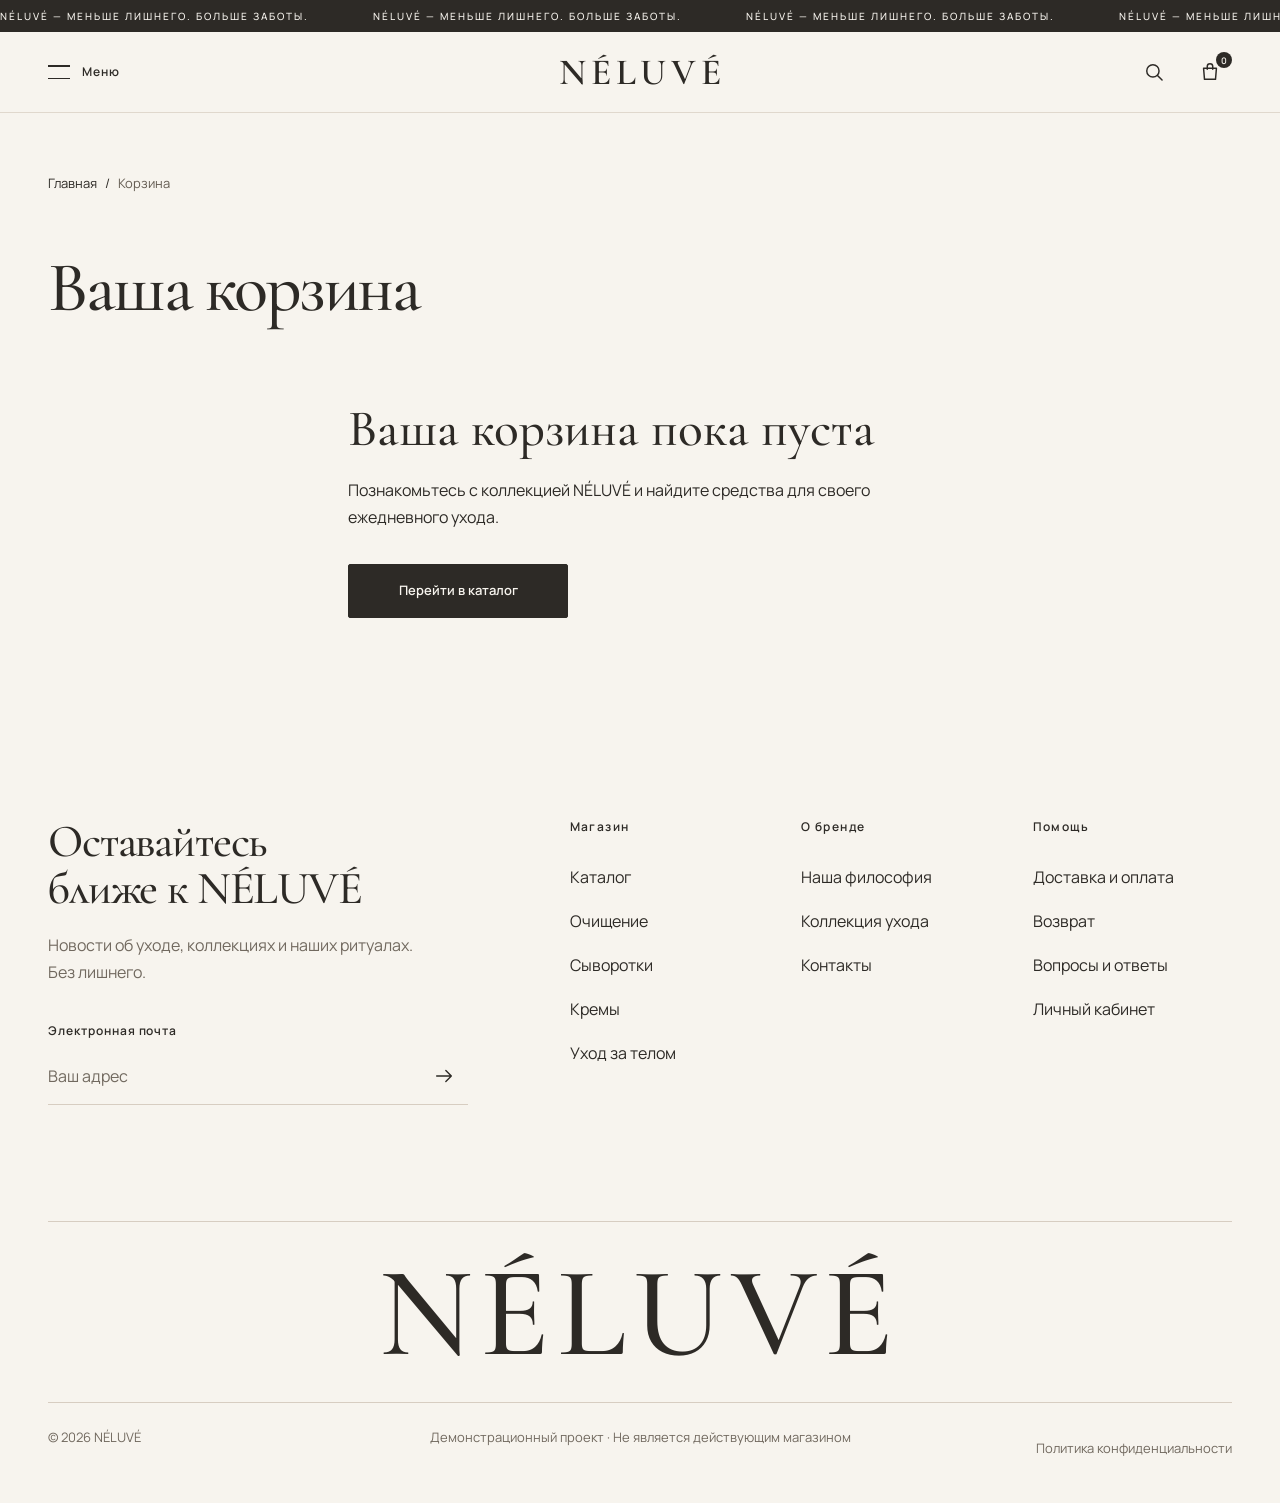
<file: cart.html>
<!doctype html>
<html lang="ru">
<head>
  <meta charset="utf-8">
  <link rel="icon" type="image/png" sizes="32x32" href="assets/favicon-32.png">
  <link rel="apple-touch-icon" href="assets/favicon-512.png">
  <meta name="viewport" content="width=device-width, initial-scale=1">
  <meta name="theme-color" content="#F7F4EE">
  <meta name="description" content="Корзина NÉLUVÉ — ваши средства ухода и сумма товаров.">
  <title>Корзина — NÉLUVÉ</title>
  <link rel="preload" href="assets/fonts/cormorant-500.ttf" as="font" type="font/ttf" crossorigin>
  <link rel="preload" href="assets/fonts/manrope-400.ttf" as="font" type="font/ttf" crossorigin>
  <style>
    /* OD-LAYOUT-PRIMITIVES v1 — structure only: display, flex/grid, overflow, wrapping, ratio.
       Put this @layer first; product CSS outside the layer always wins. */
    @layer od-layout {
      :where(.od-stack,.od-row,.od-row-top,.od-cluster,.od-grid,.od-field,.od-stat,.od-cell,.od-tile) > :where(*) { min-width: 0; }

      /* containers */
      .od-stack   { display: flex; flex-direction: column; gap: var(--od-gap, 8px); }
      .od-row     { display: flex; align-items: center; gap: var(--od-gap, 8px); }
      .od-row-top { display: flex; align-items: flex-start; gap: var(--od-gap, 8px); }
      .od-cluster { display: flex; flex-wrap: wrap; align-items: center; gap: var(--od-gap, 8px); }
      .od-fill    { flex: 1 1 0; min-width: 0; }
      .od-fixed   { flex: none; }
      .od-grid    { display: grid; gap: var(--od-gap, 12px); grid-template-columns: repeat(var(--od-cols, 3), minmax(0, 1fr)); }

      /* stacked information: each piece is its own line — never sibling inline spans */
      .od-stat, .od-field, .od-cell { display: grid; gap: var(--od-gap, 2px); }
      :where(.od-stat,.od-field,.od-cell) > :where(*) { display: block; }
      .od-tile { display: grid; grid-template-rows: auto 1fr; }
      :where(.od-tile) > :where(*) { display: block; }

      /* media keeps its intrinsic ratio by default; never a distorted or cropped
         cover by accident. height:auto lets the ratio win over an <img height="…">
         attribute. Cropping to a uniform box is an explicit opt-in: set --od-ratio
         AND add .od-media-cover together (per the core rule, only where a crop is
         deliberate — tile thumbs, decorative fills — never on full-frame content). */
      .od-media { display: block; width: 100%; height: auto; aspect-ratio: var(--od-ratio, auto); }
      .od-media-cover { object-fit: cover; }

      /* data text only — authored copy is rewritten to its budget instead */
      .od-truncate { display: block; max-width: 100%; overflow: hidden; white-space: nowrap; text-overflow: ellipsis; }
      .od-clamp-2, .od-clamp-3 { display: -webkit-box; -webkit-box-orient: vertical; overflow: hidden; overflow-wrap: anywhere; }
      .od-clamp-2 { -webkit-line-clamp: 2; }
      .od-clamp-3 { -webkit-line-clamp: 3; }
      .od-lines-2 { min-height: calc(2 * 1.4em); }
      .od-nowrap  { white-space: nowrap; }
      .od-keep    { word-break: keep-all; overflow-wrap: anywhere; }

      /* screen skeleton (optional): bars take their own space, the middle scrolls */
      .od-screen { display: grid; grid-template-rows: auto minmax(0, 1fr) auto; height: 100%; }
      .od-scroll { overflow-y: auto; overscroll-behavior: contain; min-height: 0; }

      /* horizontal rail: the next item peeks at the edge */
      .od-rail { display: flex; gap: var(--od-gap, 8px); overflow-x: auto; scroll-snap-type: x proximity; scrollbar-width: none;
                 padding-inline: var(--od-rail-pad, 16px); scroll-padding-inline: var(--od-rail-pad, 16px); }
      .od-rail::-webkit-scrollbar { display: none; }
      :where(.od-rail) > :where(*) { flex: none; scroll-snap-align: start; }
      :where(.od-rail) > :where(:last-child) { margin-inline-end: var(--od-rail-pad, 16px); }

      .od-spacer { flex: none; visibility: hidden; pointer-events: none; }
      .od-touch  { min-width: 44px; min-height: 44px; }
    }
    /* /OD-LAYOUT-PRIMITIVES v1 */
  </style>
  <link rel="stylesheet" href="styles.css">
  <link rel="stylesheet" href="cart.css">
  <script src="products.js" defer></script>
  <script src="app.js" defer></script>
  <script src="cart.js" defer></script>
</head>
<body>
  <!-- Announcement bar -->
  <div class="announcement" role="note" aria-label="NÉLUVÉ — МЕНЬШЕ ЛИШНЕГО. БОЛЬШЕ ЗАБОТЫ.">
    <div class="announcement__track" aria-hidden="true">
      <div class="announcement__group">
        <span>NÉLUVÉ — МЕНЬШЕ ЛИШНЕГО. БОЛЬШЕ ЗАБОТЫ.</span>
        <span>NÉLUVÉ — МЕНЬШЕ ЛИШНЕГО. БОЛЬШЕ ЗАБОТЫ.</span>
        <span>NÉLUVÉ — МЕНЬШЕ ЛИШНЕГО. БОЛЬШЕ ЗАБОТЫ.</span>
        <span>NÉLUVÉ — МЕНЬШЕ ЛИШНЕГО. БОЛЬШЕ ЗАБОТЫ.</span>
        <span>NÉLUVÉ — МЕНЬШЕ ЛИШНЕГО. БОЛЬШЕ ЗАБОТЫ.</span>
      </div>
      <div class="announcement__group">
        <span>NÉLUVÉ — МЕНЬШЕ ЛИШНЕГО. БОЛЬШЕ ЗАБОТЫ.</span>
        <span>NÉLUVÉ — МЕНЬШЕ ЛИШНЕГО. БОЛЬШЕ ЗАБОТЫ.</span>
        <span>NÉLUVÉ — МЕНЬШЕ ЛИШНЕГО. БОЛЬШЕ ЗАБОТЫ.</span>
        <span>NÉLUVÉ — МЕНЬШЕ ЛИШНЕГО. БОЛЬШЕ ЗАБОТЫ.</span>
        <span>NÉLUVÉ — МЕНЬШЕ ЛИШНЕГО. БОЛЬШЕ ЗАБОТЫ.</span>
      </div>
    </div>
  </div>

  <!-- Separate sticky header -->
  <header class="site-header" id="site-header">
    <div class="site-header__inner">
      <div class="site-header__left">
        <button class="icon-button menu-trigger od-touch" id="menu-button" type="button" aria-label="Открыть меню" aria-expanded="false" aria-controls="menu-drawer">
          <span class="menu-trigger__lines" aria-hidden="true"></span>
          <span class="menu-trigger__label">Меню</span>
        </button>
      </div>
      <a class="wordmark" href="index.html#top" aria-label="NÉLUVÉ — на главную">NÉLUVÉ</a>
      <div class="site-header__right">
        <button class="icon-button od-touch" id="search-button" type="button" aria-label="Открыть поиск" aria-expanded="false" aria-controls="search-panel">
          <svg viewBox="0 0 24 24" aria-hidden="true"><circle cx="10.8" cy="10.8" r="6.7"></circle><path d="m15.8 15.8 5 5"></path></svg>
        </button>
        <button class="icon-button od-touch" id="cart-button" type="button" aria-label="Корзина, 0 товаров">
          <svg viewBox="0 0 24 24" aria-hidden="true"><path d="M5 8h14l-1 12H6L5 8Z"></path><path d="M9 9V6a3 3 0 0 1 6 0v3"></path></svg>
          <span class="cart-count" aria-hidden="true">0</span>
        </button>
      </div>
    </div>

    <!-- Search input state -->
    <div class="search-panel" id="search-panel" hidden>
      <div class="search-panel__inner">
        <div class="search-panel__top">
          <label class="search-panel__label" for="search-input">Поиск по уходу</label>
          <button class="icon-button od-touch" id="search-close" type="button" aria-label="Закрыть поиск">
            <svg viewBox="0 0 24 24" aria-hidden="true"><path d="M5 5 19 19M19 5 5 19"></path></svg>
          </button>
        </div>
        <form class="search-panel__form" id="search-form" role="search">
          <input class="search-panel__input" id="search-input" name="s" type="search" autocomplete="off" placeholder="Например, сыворотка">
          <button class="search-panel__submit" type="submit">Искать</button>
        </form>
        <p class="search-panel__feedback" id="search-feedback" role="status" aria-live="polite"></p>
      </div>
    </div>
  </header>

  <!-- Slide-in navigation drawer -->
  <div class="drawer-backdrop" id="drawer-backdrop" hidden></div>
  <aside class="drawer" id="menu-drawer" role="dialog" aria-modal="true" aria-label="Меню NÉLUVÉ" hidden>
    <div class="drawer__top">
      <span class="drawer__caption">Меню</span>
      <button class="icon-button od-touch" id="drawer-close" type="button" aria-label="Закрыть меню">
        <svg viewBox="0 0 24 24" aria-hidden="true"><path d="M5 5 19 19M19 5 5 19"></path></svg>
      </button>
    </div>
    <div class="drawer__body">
      <nav class="drawer__primary" aria-label="Основная навигация">
        <details class="drawer__group" open>
          <summary class="drawer__summary">Каталог
            <svg class="drawer__chevron" viewBox="0 0 24 24" aria-hidden="true"><path d="m5 9 7 7 7-7"></path></svg>
          </summary>
          <div class="drawer__categories">
            <a class="drawer__category" href="shop.html?category=cleansing">Очищение</a>
            <a class="drawer__category" href="shop.html?category=serums">Сыворотки</a>
            <a class="drawer__category" href="shop.html?category=creams">Кремы</a>
            <a class="drawer__category" href="shop.html?category=body">Уход за телом</a>
          </div>
        </details>
        <a class="drawer__main-link" href="about.html">О бренде</a>
      </nav>
      <nav class="drawer__secondary" aria-label="Дополнительная навигация">
        <a href="delivery.html">Доставка и оплата</a>
        <a href="contact.html">Контакты</a>
        <a href="account/" data-future-link data-note="Личный кабинет появится в следующей версии сайта.">Личный кабинет</a>
      </nav>
    </div>
    <div class="drawer__footer" aria-hidden="true">NÉLUVÉ</div>
  </aside>

  <main class="cart-page" id="top">
    <div class="cart-intro cart-container">
      <nav class="cart-breadcrumb" aria-label="Хлебные крошки">
        <a href="index.html">Главная</a>
        <span aria-hidden="true">/</span>
        <span aria-current="page">Корзина</span>
      </nav>
      <h1 class="cart-title" id="cart-title" tabindex="-1">Ваша корзина</h1>
    </div>

    <section class="cart-layout cart-container" id="cart-filled" aria-label="Товары в корзине" hidden>
      <div class="cart-items" id="cart-items" role="list" aria-label="Список товаров"></div>
      <aside class="cart-summary" aria-labelledby="cart-summary-title">
        <h2 class="cart-summary__title" id="cart-summary-title">Ваш заказ</h2>
        <div class="cart-summary__row">
          <span id="summary-count">Товары (0 шт.)</span>
          <span class="cart-summary__value od-nowrap" id="summary-subtotal">0 ₽</span>
        </div>
        <hr class="cart-summary__divider">
        <div class="cart-summary__row cart-summary__total">
          <span>Сумма товаров</span>
          <span class="cart-summary__value od-nowrap" id="summary-total">0 ₽</span>
        </div>
        <a class="button-primary cart-summary__checkout" id="checkout-button" href="checkout.html">Перейти к оформлению</a>
      </aside>
    </section>

    <section class="cart-empty cart-container" id="cart-empty" aria-labelledby="cart-empty-title" hidden>
      <h2 class="cart-empty__title" id="cart-empty-title">Ваша корзина пока пуста</h2>
      <p class="cart-empty__description">Познакомьтесь с коллекцией NÉLUVÉ и найдите средства для своего ежедневного ухода.</p>
      <a class="button-primary cart-empty__action" id="empty-cart-link" href="shop.html">Перейти в каталог</a>
    </section>

    <p class="cart-status" id="cart-status" role="status" aria-live="polite" aria-atomic="true"></p>
    <noscript><p class="cart-container">Для работы корзины требуется JavaScript. Вы можете <a href="shop.html">перейти в каталог</a>.</p></noscript>
  </main>
  <footer class="site-footer" aria-label="Подвал сайта">
    <div class="site-footer__inner">
      <div class="site-footer__top">
        <section class="site-footer__newsletter" aria-labelledby="footer-newsletter-title">
          <h2 class="site-footer__heading" id="footer-newsletter-title">Оставайтесь ближе к NÉLUVÉ</h2>
          <p class="site-footer__description">Новости об уходе, коллекциях и наших ритуалах. Без лишнего.</p>
          <form class="site-footer__form" id="newsletter-form" novalidate>
            <label class="site-footer__label" for="newsletter-email">Электронная почта</label>
            <div class="site-footer__field">
              <input class="site-footer__input" id="newsletter-email" type="email" inputmode="email" autocomplete="email" placeholder="Ваш адрес" aria-describedby="newsletter-status" required>
              <button class="site-footer__submit" type="submit" aria-label="Отправить адрес для подписки">
                <svg viewBox="0 0 24 24" aria-hidden="true" focusable="false"><path d="M4 12h16m-6-6 6 6-6 6"></path></svg>
              </button>
            </div>
            <p class="site-footer__status" id="newsletter-status" role="status" aria-live="polite"></p>
          </form>
        </section>

        <nav class="site-footer__navigation" aria-label="Навигация в подвале">
          <div class="site-footer__nav-group">
            <h3 class="site-footer__nav-title">Магазин</h3>
            <ul class="site-footer__links">
              <li><a href="shop.html">Каталог</a></li>
              <li><a href="shop.html?category=cleansing">Очищение</a></li>
              <li><a href="shop.html?category=serums">Сыворотки</a></li>
              <li><a href="shop.html?category=creams">Кремы</a></li>
              <li><a href="shop.html?category=body">Уход за телом</a></li>
            </ul>
          </div>
          <div class="site-footer__nav-group">
            <h3 class="site-footer__nav-title">О бренде</h3>
            <ul class="site-footer__links">
              <li><a href="about.html#philosophy">Наша философия</a></li>
              <li><a href="shop.html">Коллекция ухода</a></li>
              <li><a href="contact.html">Контакты</a></li>
            </ul>
          </div>
          <div class="site-footer__nav-group">
            <h3 class="site-footer__nav-title">Помощь</h3>
            <ul class="site-footer__links">
              <li><a href="delivery.html">Доставка и оплата</a></li>
              <li><a href="returns.html">Возврат</a></li>
              <li><a href="faq.html">Вопросы и ответы</a></li>
              <li><a href="#" data-future-link>Личный кабинет</a></li>
            </ul>
          </div>
        </nav>
      </div>

      <div class="site-footer__brand"><span class="site-footer__wordmark">NÉLUVÉ</span></div>

      <div class="site-footer__bottom">
        <p>© 2026 NÉLUVÉ</p>
        <p class="site-footer__legal">Демонстрационный проект · Не является действующим магазином</p>
        <a class="site-footer__policy" href="#" data-future-link data-note="Политика конфиденциальности будет доступна при запуске магазина.">Политика конфиденциальности</a>
      </div>
    </div>
  </footer>
  <template id="cart-item-template">
    <article class="cart-item" role="listitem">
      <a class="cart-item__media" href="product.html">
        <img class="cart-item__image od-media" alt="" width="1086" height="1448" loading="lazy" decoding="async">
      </a>
      <div class="cart-item__details">
        <a class="cart-item__name" href="product.html"></a>
        <span class="cart-item__description"></span>
        <span class="cart-item__volume"></span>
        <span class="cart-item__unit-price od-nowrap"></span>
        <div class="cart-item__actions">
          <div class="cart-item__quantity" role="group">
            <button class="cart-item__quantity-button od-touch" type="button" data-cart-action="decrease" aria-label="Уменьшить количество">−</button>
            <span class="cart-item__quantity-value od-nowrap">1</span>
            <button class="cart-item__quantity-button od-touch" type="button" data-cart-action="increase" aria-label="Увеличить количество">+</button>
          </div>
          <button class="cart-item__remove od-touch" type="button" data-cart-action="remove">Удалить</button>
        </div>
      </div>
      <div class="cart-item__totals">
        <span class="cart-item__total-label">Сумма</span>
        <span class="cart-item__total od-nowrap"></span>
      </div>
    </article>
  </template>

  <div class="prototype-note" id="prototype-note" role="status" aria-live="polite" hidden></div>
</body>
</html>
</file>
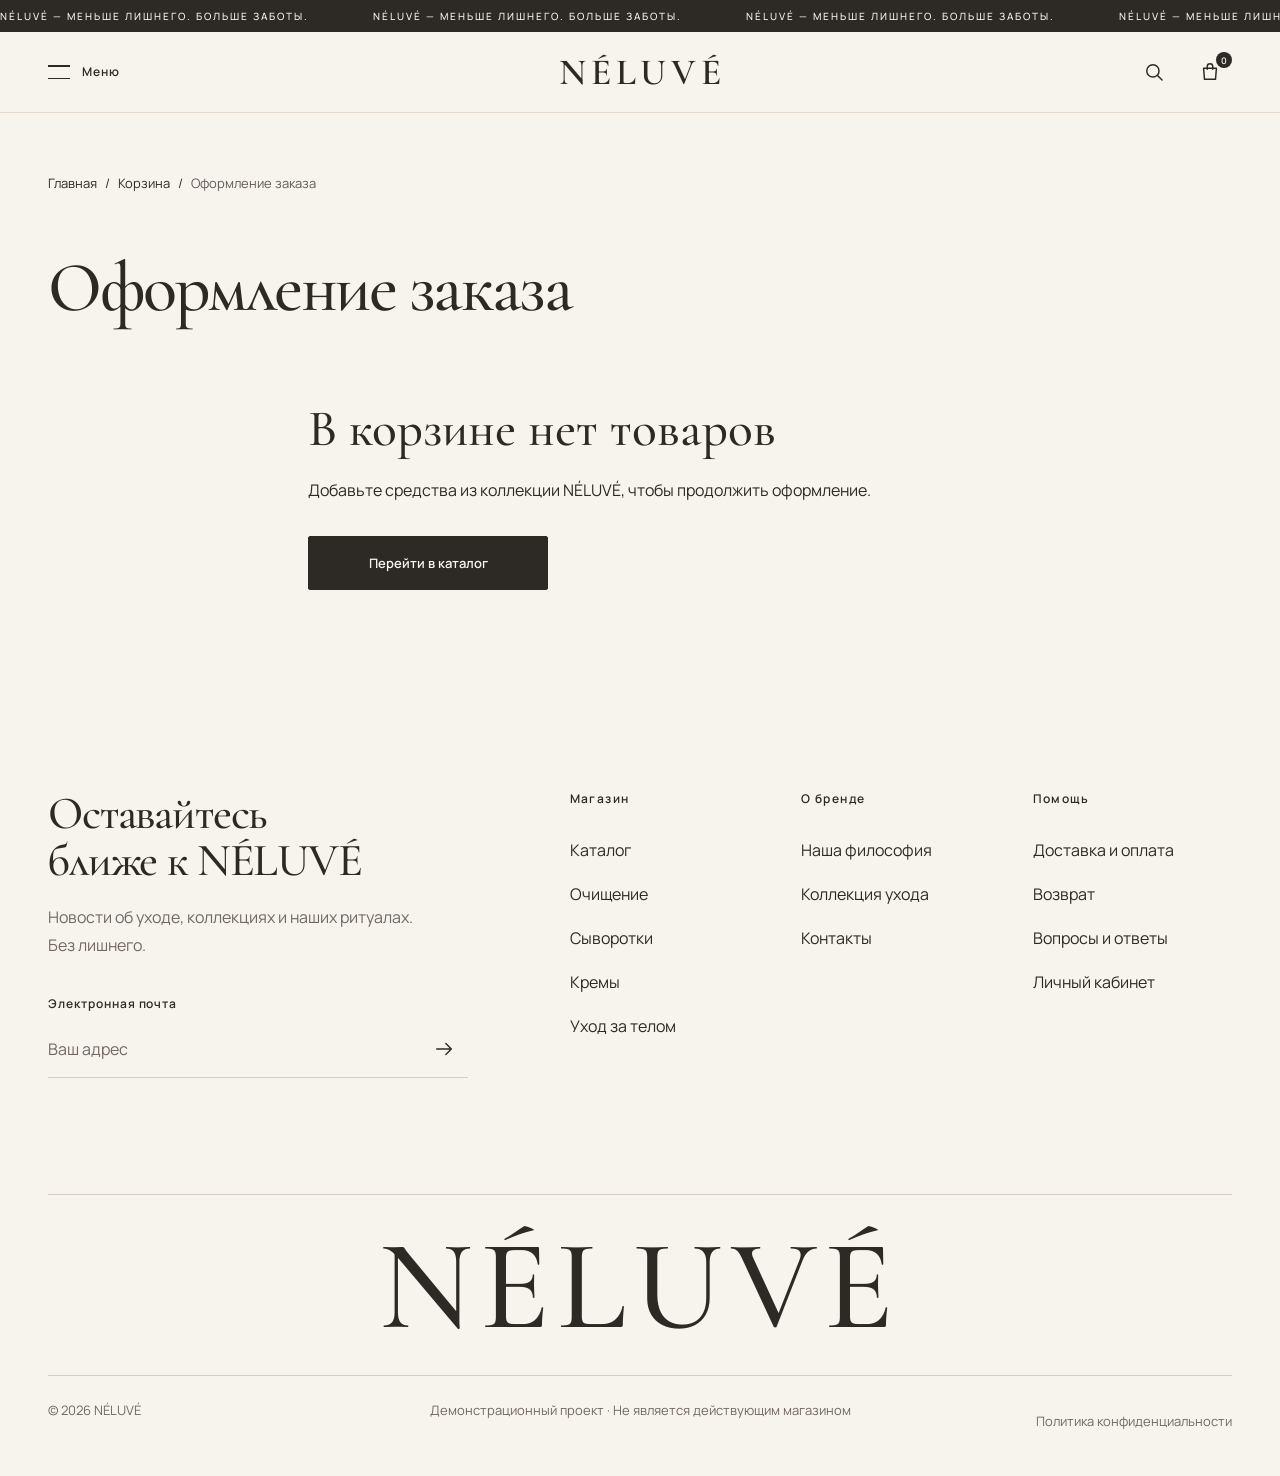
<file: checkout.html>
<!doctype html>
<html lang="ru">
<head>
  <meta charset="utf-8">
  <link rel="icon" type="image/png" sizes="32x32" href="assets/favicon-32.png">
  <link rel="apple-touch-icon" href="assets/favicon-512.png">
  <meta name="viewport" content="width=device-width, initial-scale=1">
  <meta name="theme-color" content="#F7F4EE">
  <meta name="description" content="Демонстрационное оформление заказа NÉLUVÉ — без оплаты и передачи данных.">
  <title>Оформление заказа — NÉLUVÉ</title>
  <link rel="preload" href="assets/fonts/cormorant-500.ttf" as="font" type="font/ttf" crossorigin>
  <link rel="preload" href="assets/fonts/manrope-400.ttf" as="font" type="font/ttf" crossorigin>
  <style>
    /* OD-LAYOUT-PRIMITIVES v1 — structure only: display, flex/grid, overflow, wrapping, ratio.
       Put this @layer first; product CSS outside the layer always wins. */
    @layer od-layout {
      :where(.od-stack,.od-row,.od-row-top,.od-cluster,.od-grid,.od-field,.od-stat,.od-cell,.od-tile) > :where(*) { min-width: 0; }

      /* containers */
      .od-stack   { display: flex; flex-direction: column; gap: var(--od-gap, 8px); }
      .od-row     { display: flex; align-items: center; gap: var(--od-gap, 8px); }
      .od-row-top { display: flex; align-items: flex-start; gap: var(--od-gap, 8px); }
      .od-cluster { display: flex; flex-wrap: wrap; align-items: center; gap: var(--od-gap, 8px); }
      .od-fill    { flex: 1 1 0; min-width: 0; }
      .od-fixed   { flex: none; }
      .od-grid    { display: grid; gap: var(--od-gap, 12px); grid-template-columns: repeat(var(--od-cols, 3), minmax(0, 1fr)); }

      /* stacked information: each piece is its own line — never sibling inline spans */
      .od-stat, .od-field, .od-cell { display: grid; gap: var(--od-gap, 2px); }
      :where(.od-stat,.od-field,.od-cell) > :where(*) { display: block; }
      .od-tile { display: grid; grid-template-rows: auto 1fr; }
      :where(.od-tile) > :where(*) { display: block; }

      /* media keeps its intrinsic ratio by default; never a distorted or cropped
         cover by accident. height:auto lets the ratio win over an <img height="…">
         attribute. Cropping to a uniform box is an explicit opt-in: set --od-ratio
         AND add .od-media-cover together (per the core rule, only where a crop is
         deliberate — tile thumbs, decorative fills — never on full-frame content). */
      .od-media { display: block; width: 100%; height: auto; aspect-ratio: var(--od-ratio, auto); }
      .od-media-cover { object-fit: cover; }

      /* data text only — authored copy is rewritten to its budget instead */
      .od-truncate { display: block; max-width: 100%; overflow: hidden; white-space: nowrap; text-overflow: ellipsis; }
      .od-clamp-2, .od-clamp-3 { display: -webkit-box; -webkit-box-orient: vertical; overflow: hidden; overflow-wrap: anywhere; }
      .od-clamp-2 { -webkit-line-clamp: 2; }
      .od-clamp-3 { -webkit-line-clamp: 3; }
      .od-lines-2 { min-height: calc(2 * 1.4em); }
      .od-nowrap  { white-space: nowrap; }
      .od-keep    { word-break: keep-all; overflow-wrap: anywhere; }

      /* screen skeleton (optional): bars take their own space, the middle scrolls */
      .od-screen { display: grid; grid-template-rows: auto minmax(0, 1fr) auto; height: 100%; }
      .od-scroll { overflow-y: auto; overscroll-behavior: contain; min-height: 0; }

      /* horizontal rail: the next item peeks at the edge */
      .od-rail { display: flex; gap: var(--od-gap, 8px); overflow-x: auto; scroll-snap-type: x proximity; scrollbar-width: none;
                 padding-inline: var(--od-rail-pad, 16px); scroll-padding-inline: var(--od-rail-pad, 16px); }
      .od-rail::-webkit-scrollbar { display: none; }
      :where(.od-rail) > :where(*) { flex: none; scroll-snap-align: start; }
      :where(.od-rail) > :where(:last-child) { margin-inline-end: var(--od-rail-pad, 16px); }

      .od-spacer { flex: none; visibility: hidden; pointer-events: none; }
      .od-touch  { min-width: 44px; min-height: 44px; }
    }
    /* /OD-LAYOUT-PRIMITIVES v1 */
  </style>
  <link rel="stylesheet" href="styles.css">
  <link rel="stylesheet" href="checkout.css">
  <script src="products.js" defer></script>
  <script src="app.js" defer></script>
  <script src="checkout.js" defer></script>
</head>
<body>
  <!-- Announcement bar -->
  <div class="announcement" role="note" aria-label="NÉLUVÉ — МЕНЬШЕ ЛИШНЕГО. БОЛЬШЕ ЗАБОТЫ.">
    <div class="announcement__track" aria-hidden="true">
      <div class="announcement__group">
        <span>NÉLUVÉ — МЕНЬШЕ ЛИШНЕГО. БОЛЬШЕ ЗАБОТЫ.</span>
        <span>NÉLUVÉ — МЕНЬШЕ ЛИШНЕГО. БОЛЬШЕ ЗАБОТЫ.</span>
        <span>NÉLUVÉ — МЕНЬШЕ ЛИШНЕГО. БОЛЬШЕ ЗАБОТЫ.</span>
        <span>NÉLUVÉ — МЕНЬШЕ ЛИШНЕГО. БОЛЬШЕ ЗАБОТЫ.</span>
        <span>NÉLUVÉ — МЕНЬШЕ ЛИШНЕГО. БОЛЬШЕ ЗАБОТЫ.</span>
      </div>
      <div class="announcement__group">
        <span>NÉLUVÉ — МЕНЬШЕ ЛИШНЕГО. БОЛЬШЕ ЗАБОТЫ.</span>
        <span>NÉLUVÉ — МЕНЬШЕ ЛИШНЕГО. БОЛЬШЕ ЗАБОТЫ.</span>
        <span>NÉLUVÉ — МЕНЬШЕ ЛИШНЕГО. БОЛЬШЕ ЗАБОТЫ.</span>
        <span>NÉLUVÉ — МЕНЬШЕ ЛИШНЕГО. БОЛЬШЕ ЗАБОТЫ.</span>
        <span>NÉLUVÉ — МЕНЬШЕ ЛИШНЕГО. БОЛЬШЕ ЗАБОТЫ.</span>
      </div>
    </div>
  </div>

  <!-- Separate sticky header -->
  <header class="site-header" id="site-header">
    <div class="site-header__inner">
      <div class="site-header__left">
        <button class="icon-button menu-trigger od-touch" id="menu-button" type="button" aria-label="Открыть меню" aria-expanded="false" aria-controls="menu-drawer">
          <span class="menu-trigger__lines" aria-hidden="true"></span>
          <span class="menu-trigger__label">Меню</span>
        </button>
      </div>
      <a class="wordmark" href="index.html#top" aria-label="NÉLUVÉ — на главную">NÉLUVÉ</a>
      <div class="site-header__right">
        <button class="icon-button od-touch" id="search-button" type="button" aria-label="Открыть поиск" aria-expanded="false" aria-controls="search-panel">
          <svg viewBox="0 0 24 24" aria-hidden="true"><circle cx="10.8" cy="10.8" r="6.7"></circle><path d="m15.8 15.8 5 5"></path></svg>
        </button>
        <button class="icon-button od-touch" id="cart-button" type="button" aria-label="Корзина, 0 товаров">
          <svg viewBox="0 0 24 24" aria-hidden="true"><path d="M5 8h14l-1 12H6L5 8Z"></path><path d="M9 9V6a3 3 0 0 1 6 0v3"></path></svg>
          <span class="cart-count" aria-hidden="true">0</span>
        </button>
      </div>
    </div>

    <!-- Search input state -->
    <div class="search-panel" id="search-panel" hidden>
      <div class="search-panel__inner">
        <div class="search-panel__top">
          <label class="search-panel__label" for="search-input">Поиск по уходу</label>
          <button class="icon-button od-touch" id="search-close" type="button" aria-label="Закрыть поиск">
            <svg viewBox="0 0 24 24" aria-hidden="true"><path d="M5 5 19 19M19 5 5 19"></path></svg>
          </button>
        </div>
        <form class="search-panel__form" id="search-form" role="search">
          <input class="search-panel__input" id="search-input" name="s" type="search" autocomplete="off" placeholder="Например, сыворотка">
          <button class="search-panel__submit" type="submit">Искать</button>
        </form>
        <p class="search-panel__feedback" id="search-feedback" role="status" aria-live="polite"></p>
      </div>
    </div>
  </header>

  <!-- Slide-in navigation drawer -->
  <div class="drawer-backdrop" id="drawer-backdrop" hidden></div>
  <aside class="drawer" id="menu-drawer" role="dialog" aria-modal="true" aria-label="Меню NÉLUVÉ" hidden>
    <div class="drawer__top">
      <span class="drawer__caption">Меню</span>
      <button class="icon-button od-touch" id="drawer-close" type="button" aria-label="Закрыть меню">
        <svg viewBox="0 0 24 24" aria-hidden="true"><path d="M5 5 19 19M19 5 5 19"></path></svg>
      </button>
    </div>
    <div class="drawer__body">
      <nav class="drawer__primary" aria-label="Основная навигация">
        <details class="drawer__group" open>
          <summary class="drawer__summary">Каталог
            <svg class="drawer__chevron" viewBox="0 0 24 24" aria-hidden="true"><path d="m5 9 7 7 7-7"></path></svg>
          </summary>
          <div class="drawer__categories">
            <a class="drawer__category" href="shop.html?category=cleansing">Очищение</a>
            <a class="drawer__category" href="shop.html?category=serums">Сыворотки</a>
            <a class="drawer__category" href="shop.html?category=creams">Кремы</a>
            <a class="drawer__category" href="shop.html?category=body">Уход за телом</a>
          </div>
        </details>
        <a class="drawer__main-link" href="about.html">О бренде</a>
      </nav>
      <nav class="drawer__secondary" aria-label="Дополнительная навигация">
        <a href="delivery.html">Доставка и оплата</a>
        <a href="contact.html">Контакты</a>
        <a href="account/" data-future-link data-note="Личный кабинет появится в следующей версии сайта.">Личный кабинет</a>
      </nav>
    </div>
    <div class="drawer__footer" aria-hidden="true">NÉLUVÉ</div>
  </aside>

  <main class="checkout-page" id="top">
    <div class="checkout-intro checkout-container">
      <nav class="checkout-breadcrumb" aria-label="Хлебные крошки">
        <a href="index.html">Главная</a><span aria-hidden="true">/</span>
        <a href="cart.html">Корзина</a><span aria-hidden="true">/</span>
        <span aria-current="page">Оформление заказа</span>
      </nav>
      <h1 class="checkout-title" id="checkout-title" tabindex="-1">Оформление заказа</h1>
    </div>

    <div class="checkout-layout checkout-container" id="checkout-layout" hidden>
      <form class="checkout-form" id="checkout-form" novalidate autocomplete="off">
        <div class="checkout-error-summary" id="checkout-error-summary" role="alert" tabindex="-1" hidden>
          <p>Проверьте обязательные поля:</p><ul id="checkout-error-links"></ul>
        </div>
        <section class="checkout-section" aria-labelledby="checkout-contact-title">
          <h2 class="checkout-section__title" id="checkout-contact-title">Контактные данные</h2>
          <p class="checkout-required-note">* — обязательные поля</p>
          <div class="checkout-fields od-stack">
            <div class="checkout-form__grid od-grid">
              <div class="checkout-field od-field">
  <label class="checkout-field__label" for="checkout-name">Имя<span class="checkout-field__required" aria-hidden="true">*</span><span class="checkout-sr-only"> Обязательное поле</span></label>
  <input class="checkout-field__input" id="checkout-name" type="text"  autocomplete="off" aria-describedby="checkout-name-error" required>
  <p class="checkout-field__error" id="checkout-name-error" aria-live="polite"></p>
</div>
              <div class="checkout-field od-field">
  <label class="checkout-field__label" for="checkout-email">Электронная почта<span class="checkout-field__required" aria-hidden="true">*</span><span class="checkout-sr-only"> Обязательное поле</span></label>
  <input class="checkout-field__input" id="checkout-email" type="email" inputmode="email" autocomplete="off" aria-describedby="checkout-email-error" required>
  <p class="checkout-field__error" id="checkout-email-error" aria-live="polite"></p>
</div>
            </div>
            <div class="checkout-field od-field">
  <label class="checkout-field__label" for="checkout-phone">Телефон<span class="checkout-field__required" aria-hidden="true">*</span><span class="checkout-sr-only"> Обязательное поле</span></label>
  <input class="checkout-field__input" id="checkout-phone" type="tel" inputmode="tel" autocomplete="off" aria-describedby="checkout-phone-error" required>
  <p class="checkout-field__error" id="checkout-phone-error" aria-live="polite"></p>
</div>
          </div>
        </section>

        <section class="checkout-section" aria-labelledby="checkout-delivery-title">
          <h2 class="checkout-section__title" id="checkout-delivery-title">Адрес доставки</h2>
          <div class="checkout-fields od-stack">
            <div class="checkout-form__grid od-grid">
              <div class="checkout-field od-field">
  <label class="checkout-field__label" for="checkout-city">Город<span class="checkout-field__required" aria-hidden="true">*</span><span class="checkout-sr-only"> Обязательное поле</span></label>
  <input class="checkout-field__input" id="checkout-city" type="text"  autocomplete="off" aria-describedby="checkout-city-error" required>
  <p class="checkout-field__error" id="checkout-city-error" aria-live="polite"></p>
</div>
              <div class="checkout-field od-field">
  <label class="checkout-field__label" for="checkout-street">Улица и дом<span class="checkout-field__required" aria-hidden="true">*</span><span class="checkout-sr-only"> Обязательное поле</span></label>
  <input class="checkout-field__input" id="checkout-street" type="text"  autocomplete="off" aria-describedby="checkout-street-error" required>
  <p class="checkout-field__error" id="checkout-street-error" aria-live="polite"></p>
</div>
            </div>
            <div class="checkout-field od-field">
              <label class="checkout-field__label" for="checkout-apartment">Квартира (необязательно)</label>
              <input class="checkout-field__input" id="checkout-apartment" type="text" autocomplete="off">
            </div>
            <div class="checkout-field od-field">
              <label class="checkout-field__label" for="checkout-comment">Комментарий к заказу (необязательно)</label>
              <textarea class="checkout-field__input checkout-field__textarea" id="checkout-comment" rows="3" autocomplete="off"></textarea>
            </div>
          </div>
        </section>

        <section class="checkout-section" aria-labelledby="checkout-method-title">
          <h2 class="checkout-section__title" id="checkout-method-title">Доставка</h2>
          <div class="checkout-info">
            <span class="checkout-info__name">Демонстрационная доставка · 0 ₽</span>
            <p class="checkout-info__text">Это учебный интернет-магазин. Реальная доставка не осуществляется.</p>
          </div>
        </section>
        <section class="checkout-section" aria-labelledby="checkout-payment-title">
          <h2 class="checkout-section__title" id="checkout-payment-title">Оплата</h2>
          <p class="checkout-section__lead" id="checkout-payment-note">Оплата в демонстрационной версии не проводится. Банковские данные не требуются.</p>
        </section>
      </form>

      <aside class="checkout-summary" aria-labelledby="checkout-summary-title">
        <h2 class="checkout-summary__title" id="checkout-summary-title">Ваш заказ</h2>
        <ul class="checkout-summary__items" id="checkout-items" aria-label="Товары в заказе"></ul>
        <div class="checkout-summary__totals">
          <div class="checkout-summary__row"><span>Сумма товаров</span><strong class="od-nowrap" id="checkout-subtotal">0 ₽</strong></div>
          <div class="checkout-summary__row"><span>Доставка</span><strong class="od-nowrap">0 ₽</strong></div>
          <div class="checkout-summary__row checkout-summary__grand-total"><span>Итого</span><strong class="od-nowrap" id="checkout-total">0 ₽</strong></div>
        </div>
        <button class="button-primary checkout-summary__action" id="checkout-confirm" type="submit" form="checkout-form" aria-describedby="checkout-payment-note">Завершить демо-оформление</button>
        <a class="checkout-summary__back" href="cart.html">Вернуться в корзину</a>
        <p class="checkout-status" id="checkout-status" role="status" aria-live="polite" aria-atomic="true"></p>
      </aside>
    </div>

    <section class="checkout-empty checkout-container" id="checkout-empty" aria-labelledby="checkout-empty-title" hidden>
      <h2 class="checkout-empty__title" id="checkout-empty-title" tabindex="-1">В корзине нет товаров</h2>
      <p class="checkout-empty__text">Добавьте средства из коллекции NÉLUVÉ, чтобы продолжить оформление.</p>
      <a class="button-primary checkout-empty__action" href="shop.html">Перейти в каталог</a>
    </section>

    <section class="checkout-success checkout-container" id="checkout-success" aria-labelledby="checkout-success-title" hidden>
      <h2 class="checkout-success__title" id="checkout-success-title" tabindex="-1">Демонстрационное оформление завершено</h2>
      <p class="checkout-success__text">Спасибо! Вы успешно прошли оформление заказа в демонстрационном магазине NÉLUVÉ. Реальный заказ не создан, оплата не списана и данные не отправлены.</p>
      <div class="checkout-success__summary">
        <h3 class="checkout-success__summary-title">Состав заказа</h3>
        <ul class="checkout-success__items" id="checkout-success-items"></ul>
        <p class="checkout-success__total"><span>Итого</span><span id="checkout-success-total">0 ₽</span></p>
      </div>
      <a class="button-primary checkout-success__action" href="shop.html">Вернуться в каталог</a>
    </section>
    <noscript><p class="checkout-container">Для демонстрационного оформления требуется JavaScript. Вы можете <a href="shop.html">вернуться в каталог</a>.</p></noscript>
  </main>
  <footer class="site-footer" aria-label="Подвал сайта">
    <div class="site-footer__inner">
      <div class="site-footer__top">
        <section class="site-footer__newsletter" aria-labelledby="footer-newsletter-title">
          <h2 class="site-footer__heading" id="footer-newsletter-title">Оставайтесь ближе к NÉLUVÉ</h2>
          <p class="site-footer__description">Новости об уходе, коллекциях и наших ритуалах. Без лишнего.</p>
          <form class="site-footer__form" id="newsletter-form" novalidate>
            <label class="site-footer__label" for="newsletter-email">Электронная почта</label>
            <div class="site-footer__field">
              <input class="site-footer__input" id="newsletter-email" type="email" inputmode="email" autocomplete="email" placeholder="Ваш адрес" aria-describedby="newsletter-status" required>
              <button class="site-footer__submit" type="submit" aria-label="Отправить адрес для подписки">
                <svg viewBox="0 0 24 24" aria-hidden="true" focusable="false"><path d="M4 12h16m-6-6 6 6-6 6"></path></svg>
              </button>
            </div>
            <p class="site-footer__status" id="newsletter-status" role="status" aria-live="polite"></p>
          </form>
        </section>

        <nav class="site-footer__navigation" aria-label="Навигация в подвале">
          <div class="site-footer__nav-group">
            <h3 class="site-footer__nav-title">Магазин</h3>
            <ul class="site-footer__links">
              <li><a href="shop.html">Каталог</a></li>
              <li><a href="shop.html?category=cleansing">Очищение</a></li>
              <li><a href="shop.html?category=serums">Сыворотки</a></li>
              <li><a href="shop.html?category=creams">Кремы</a></li>
              <li><a href="shop.html?category=body">Уход за телом</a></li>
            </ul>
          </div>
          <div class="site-footer__nav-group">
            <h3 class="site-footer__nav-title">О бренде</h3>
            <ul class="site-footer__links">
              <li><a href="about.html#philosophy">Наша философия</a></li>
              <li><a href="shop.html">Коллекция ухода</a></li>
              <li><a href="contact.html">Контакты</a></li>
            </ul>
          </div>
          <div class="site-footer__nav-group">
            <h3 class="site-footer__nav-title">Помощь</h3>
            <ul class="site-footer__links">
              <li><a href="delivery.html">Доставка и оплата</a></li>
              <li><a href="returns.html">Возврат</a></li>
              <li><a href="faq.html">Вопросы и ответы</a></li>
              <li><a href="#" data-future-link>Личный кабинет</a></li>
            </ul>
          </div>
        </nav>
      </div>

      <div class="site-footer__brand"><span class="site-footer__wordmark">NÉLUVÉ</span></div>

      <div class="site-footer__bottom">
        <p>© 2026 NÉLUVÉ</p>
        <p class="site-footer__legal">Демонстрационный проект · Не является действующим магазином</p>
        <a class="site-footer__policy" href="#" data-future-link data-note="Политика конфиденциальности будет доступна при запуске магазина.">Политика конфиденциальности</a>
      </div>
    </div>
  </footer>
  <template id="checkout-item-template">
    <li class="checkout-item">
      <a class="checkout-item__media" href="product.html">
        <img class="checkout-item__image od-media" alt="" width="1086" height="1448" loading="lazy" decoding="async">
      </a>
      <div class="checkout-item__details">
        <a class="checkout-item__name" href="product.html"></a>
        <span class="checkout-item__quantity"></span>
      </div>
      <strong class="checkout-item__total od-nowrap"></strong>
    </li>
  </template>

  <div class="prototype-note" id="prototype-note" role="status" aria-live="polite" hidden></div>
</body>
</html>
</file>
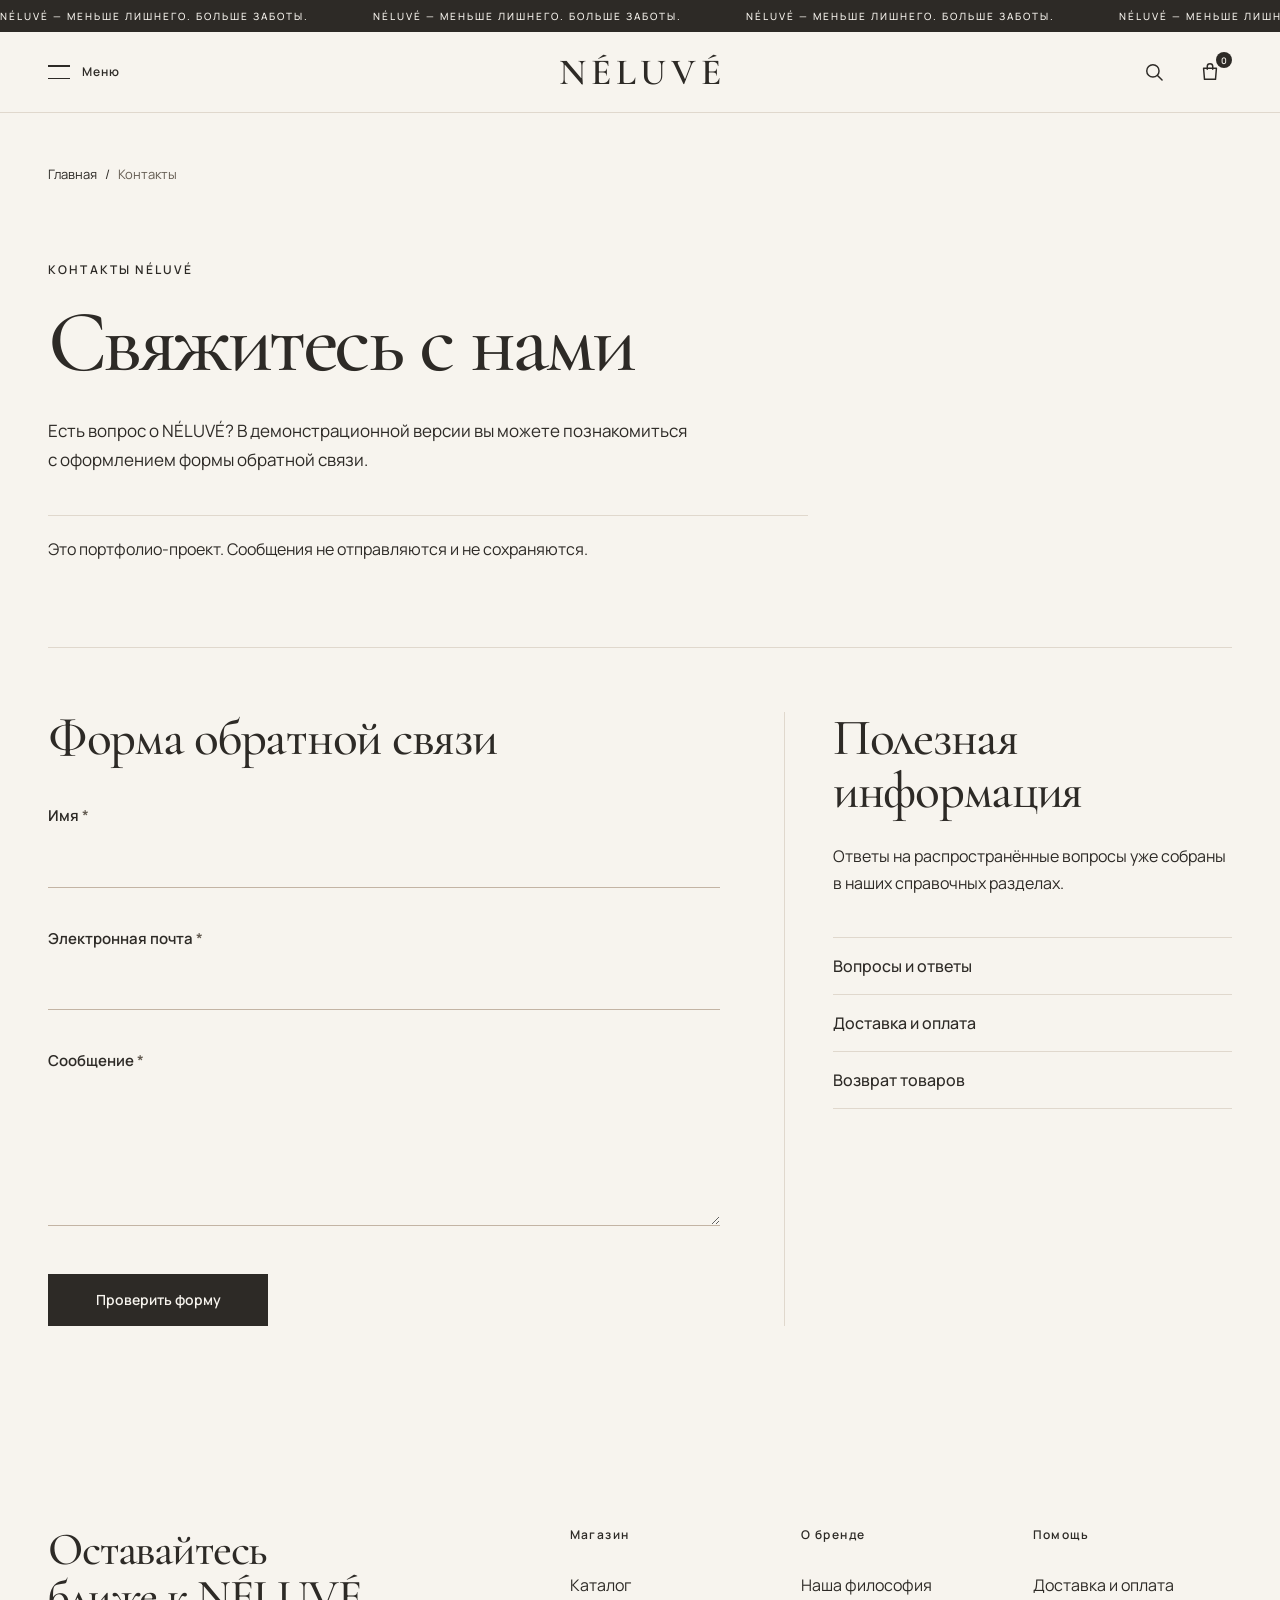
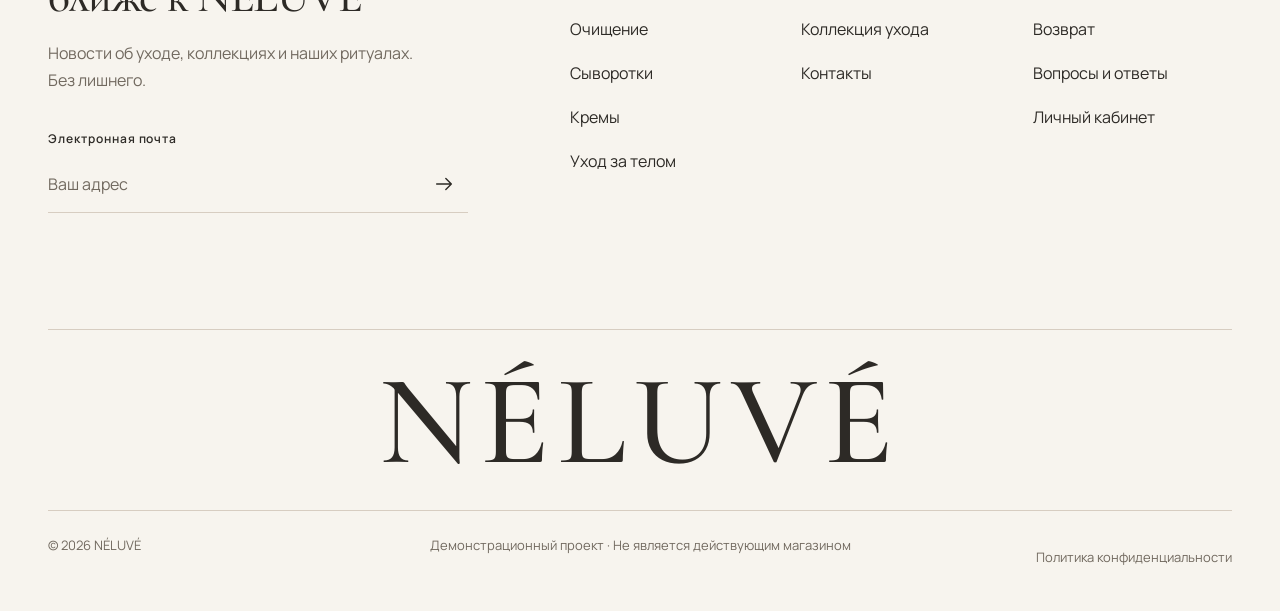
<file: contact.html>
<!doctype html>
<html lang="ru">
<head>
  <meta charset="utf-8">
  <link rel="icon" type="image/png" sizes="32x32" href="assets/favicon-32.png">
  <link rel="apple-touch-icon" href="assets/favicon-512.png">
  <meta name="viewport" content="width=device-width, initial-scale=1">
  <meta name="theme-color" content="#F7F4EE">
  <meta name="description" content="Контакты демонстрационного магазина NÉLUVÉ и форма обратной связи.">
  <title>Контакты — NÉLUVÉ</title>
  <link rel="preload" href="assets/fonts/cormorant-500.ttf" as="font" type="font/ttf" crossorigin>
  <link rel="preload" href="assets/fonts/manrope-400.ttf" as="font" type="font/ttf" crossorigin>
  <style>
    /* OD-LAYOUT-PRIMITIVES v1 — structure only: display, flex/grid, overflow, wrapping, ratio.
       Put this @layer first; product CSS outside the layer always wins. */
    @layer od-layout {
      :where(.od-stack,.od-row,.od-row-top,.od-cluster,.od-grid,.od-field,.od-stat,.od-cell,.od-tile) > :where(*) { min-width: 0; }

      /* containers */
      .od-stack   { display: flex; flex-direction: column; gap: var(--od-gap, 8px); }
      .od-row     { display: flex; align-items: center; gap: var(--od-gap, 8px); }
      .od-row-top { display: flex; align-items: flex-start; gap: var(--od-gap, 8px); }
      .od-cluster { display: flex; flex-wrap: wrap; align-items: center; gap: var(--od-gap, 8px); }
      .od-fill    { flex: 1 1 0; min-width: 0; }
      .od-fixed   { flex: none; }
      .od-grid    { display: grid; gap: var(--od-gap, 12px); grid-template-columns: repeat(var(--od-cols, 3), minmax(0, 1fr)); }

      /* stacked information: each piece is its own line — never sibling inline spans */
      .od-stat, .od-field, .od-cell { display: grid; gap: var(--od-gap, 2px); }
      :where(.od-stat,.od-field,.od-cell) > :where(*) { display: block; }
      .od-tile { display: grid; grid-template-rows: auto 1fr; }
      :where(.od-tile) > :where(*) { display: block; }

      /* media keeps its intrinsic ratio by default; never a distorted or cropped
         cover by accident. height:auto lets the ratio win over an <img height="…">
         attribute. Cropping to a uniform box is an explicit opt-in: set --od-ratio
         AND add .od-media-cover together (per the core rule, only where a crop is
         deliberate — tile thumbs, decorative fills — never on full-frame content). */
      .od-media { display: block; width: 100%; height: auto; aspect-ratio: var(--od-ratio, auto); }
      .od-media-cover { object-fit: cover; }

      /* data text only — authored copy is rewritten to its budget instead */
      .od-truncate { display: block; max-width: 100%; overflow: hidden; white-space: nowrap; text-overflow: ellipsis; }
      .od-clamp-2, .od-clamp-3 { display: -webkit-box; -webkit-box-orient: vertical; overflow: hidden; overflow-wrap: anywhere; }
      .od-clamp-2 { -webkit-line-clamp: 2; }
      .od-clamp-3 { -webkit-line-clamp: 3; }
      .od-lines-2 { min-height: calc(2 * 1.4em); }
      .od-nowrap  { white-space: nowrap; }
      .od-keep    { word-break: keep-all; overflow-wrap: anywhere; }

      /* screen skeleton (optional): bars take their own space, the middle scrolls */
      .od-screen { display: grid; grid-template-rows: auto minmax(0, 1fr) auto; height: 100%; }
      .od-scroll { overflow-y: auto; overscroll-behavior: contain; min-height: 0; }

      /* horizontal rail: the next item peeks at the edge */
      .od-rail { display: flex; gap: var(--od-gap, 8px); overflow-x: auto; scroll-snap-type: x proximity; scrollbar-width: none;
                 padding-inline: var(--od-rail-pad, 16px); scroll-padding-inline: var(--od-rail-pad, 16px); }
      .od-rail::-webkit-scrollbar { display: none; }
      :where(.od-rail) > :where(*) { flex: none; scroll-snap-align: start; }
      :where(.od-rail) > :where(:last-child) { margin-inline-end: var(--od-rail-pad, 16px); }

      .od-spacer { flex: none; visibility: hidden; pointer-events: none; }
      .od-touch  { min-width: 44px; min-height: 44px; }
    }
    /* /OD-LAYOUT-PRIMITIVES v1 */
  </style>
  <link rel="stylesheet" href="styles.css">
  <link rel="stylesheet" href="contact.css">
  <script src="products.js" defer></script>
  <script src="app.js" defer></script>
  <script src="contact.js" defer></script>
</head>
<body>
  <!-- Announcement bar -->
  <div class="announcement" role="note" aria-label="NÉLUVÉ — МЕНЬШЕ ЛИШНЕГО. БОЛЬШЕ ЗАБОТЫ.">
    <div class="announcement__track" aria-hidden="true">
      <div class="announcement__group">
        <span>NÉLUVÉ — МЕНЬШЕ ЛИШНЕГО. БОЛЬШЕ ЗАБОТЫ.</span>
        <span>NÉLUVÉ — МЕНЬШЕ ЛИШНЕГО. БОЛЬШЕ ЗАБОТЫ.</span>
        <span>NÉLUVÉ — МЕНЬШЕ ЛИШНЕГО. БОЛЬШЕ ЗАБОТЫ.</span>
        <span>NÉLUVÉ — МЕНЬШЕ ЛИШНЕГО. БОЛЬШЕ ЗАБОТЫ.</span>
        <span>NÉLUVÉ — МЕНЬШЕ ЛИШНЕГО. БОЛЬШЕ ЗАБОТЫ.</span>
      </div>
      <div class="announcement__group">
        <span>NÉLUVÉ — МЕНЬШЕ ЛИШНЕГО. БОЛЬШЕ ЗАБОТЫ.</span>
        <span>NÉLUVÉ — МЕНЬШЕ ЛИШНЕГО. БОЛЬШЕ ЗАБОТЫ.</span>
        <span>NÉLUVÉ — МЕНЬШЕ ЛИШНЕГО. БОЛЬШЕ ЗАБОТЫ.</span>
        <span>NÉLUVÉ — МЕНЬШЕ ЛИШНЕГО. БОЛЬШЕ ЗАБОТЫ.</span>
        <span>NÉLUVÉ — МЕНЬШЕ ЛИШНЕГО. БОЛЬШЕ ЗАБОТЫ.</span>
      </div>
    </div>
  </div>

  <!-- Separate sticky header -->
  <header class="site-header" id="site-header">
    <div class="site-header__inner">
      <div class="site-header__left">
        <button class="icon-button menu-trigger od-touch" id="menu-button" type="button" aria-label="Открыть меню" aria-expanded="false" aria-controls="menu-drawer">
          <span class="menu-trigger__lines" aria-hidden="true"></span>
          <span class="menu-trigger__label">Меню</span>
        </button>
      </div>
      <a class="wordmark" href="index.html#top" aria-label="NÉLUVÉ — на главную">NÉLUVÉ</a>
      <div class="site-header__right">
        <button class="icon-button od-touch" id="search-button" type="button" aria-label="Открыть поиск" aria-expanded="false" aria-controls="search-panel">
          <svg viewBox="0 0 24 24" aria-hidden="true"><circle cx="10.8" cy="10.8" r="6.7"></circle><path d="m15.8 15.8 5 5"></path></svg>
        </button>
        <button class="icon-button od-touch" id="cart-button" type="button" aria-label="Корзина, 0 товаров">
          <svg viewBox="0 0 24 24" aria-hidden="true"><path d="M5 8h14l-1 12H6L5 8Z"></path><path d="M9 9V6a3 3 0 0 1 6 0v3"></path></svg>
          <span class="cart-count" aria-hidden="true">0</span>
        </button>
      </div>
    </div>

    <!-- Search input state -->
    <div class="search-panel" id="search-panel" hidden>
      <div class="search-panel__inner">
        <div class="search-panel__top">
          <label class="search-panel__label" for="search-input">Поиск по уходу</label>
          <button class="icon-button od-touch" id="search-close" type="button" aria-label="Закрыть поиск">
            <svg viewBox="0 0 24 24" aria-hidden="true"><path d="M5 5 19 19M19 5 5 19"></path></svg>
          </button>
        </div>
        <form class="search-panel__form" id="search-form" role="search">
          <input class="search-panel__input" id="search-input" name="s" type="search" autocomplete="off" placeholder="Например, сыворотка">
          <button class="search-panel__submit" type="submit">Искать</button>
        </form>
        <p class="search-panel__feedback" id="search-feedback" role="status" aria-live="polite"></p>
      </div>
    </div>
  </header>

  <!-- Slide-in navigation drawer -->
  <div class="drawer-backdrop" id="drawer-backdrop" hidden></div>
  <aside class="drawer" id="menu-drawer" role="dialog" aria-modal="true" aria-label="Меню NÉLUVÉ" hidden>
    <div class="drawer__top">
      <span class="drawer__caption">Меню</span>
      <button class="icon-button od-touch" id="drawer-close" type="button" aria-label="Закрыть меню">
        <svg viewBox="0 0 24 24" aria-hidden="true"><path d="M5 5 19 19M19 5 5 19"></path></svg>
      </button>
    </div>
    <div class="drawer__body">
      <nav class="drawer__primary" aria-label="Основная навигация">
        <details class="drawer__group" open>
          <summary class="drawer__summary">Каталог
            <svg class="drawer__chevron" viewBox="0 0 24 24" aria-hidden="true"><path d="m5 9 7 7 7-7"></path></svg>
          </summary>
          <div class="drawer__categories">
            <a class="drawer__category" href="shop.html?category=cleansing">Очищение</a>
            <a class="drawer__category" href="shop.html?category=serums">Сыворотки</a>
            <a class="drawer__category" href="shop.html?category=creams">Кремы</a>
            <a class="drawer__category" href="shop.html?category=body">Уход за телом</a>
          </div>
        </details>
        <a class="drawer__main-link" href="about.html">О бренде</a>
      </nav>
      <nav class="drawer__secondary" aria-label="Дополнительная навигация">
        <a href="delivery.html">Доставка и оплата</a>
        <a href="contact.html" aria-current="page">Контакты</a>
        <a href="account/" data-future-link data-note="Личный кабинет появится в следующей версии сайта.">Личный кабинет</a>
      </nav>
    </div>
    <div class="drawer__footer" aria-hidden="true">NÉLUVÉ</div>
  </aside>

    <main class="contact-page" id="top">
    <div class="contact-shell">
      <nav class="contact-breadcrumb" aria-label="Хлебные крошки">
        <a href="index.html">Главная</a>
        <span aria-hidden="true">/</span>
        <span aria-current="page">Контакты</span>
      </nav>

      <header class="contact-intro">
        <p class="contact-eyebrow">КОНТАКТЫ NÉLUVÉ</p>
        <h1 class="contact-title">Свяжитесь с нами</h1>
        <p class="contact-lead">Есть вопрос о NÉLUVÉ? В демонстрационной версии вы можете познакомиться с оформлением формы обратной связи.</p>
        <p class="contact-notice" role="note">Это портфолио-проект. Сообщения не отправляются и не сохраняются.</p>
      </header>

      <div class="contact-grid">
        <section class="contact-form-section" aria-labelledby="contact-form-heading">
          <h2 class="contact-section-title" id="contact-form-heading">Форма обратной связи</h2>
          <form class="contact-form" id="contact-form" novalidate autocomplete="off">
            <div class="contact-form__summary" id="contact-form-summary" role="alert" hidden>
              <p>Проверьте поля формы:</p>
              <ul>
                <li id="contact-name-link" hidden><a href="#contact-name">Имя</a></li>
                <li id="contact-email-link" hidden><a href="#contact-email">Электронная почта</a></li>
                <li id="contact-message-link" hidden><a href="#contact-message">Сообщение</a></li>
              </ul>
            </div>
            <div class="contact-form__fields od-stack">
              <div class="contact-field od-field">
                <label for="contact-name">Имя <span class="contact-field__required" aria-hidden="true">*</span></label>
                <input id="contact-name" type="text" autocomplete="off" aria-describedby="contact-name-error" required>
                <p class="contact-field__error" id="contact-name-error" aria-live="polite"></p>
              </div>
              <div class="contact-field od-field">
                <label for="contact-email">Электронная почта <span class="contact-field__required" aria-hidden="true">*</span></label>
                <input id="contact-email" type="email" inputmode="email" autocomplete="off" aria-describedby="contact-email-error" required>
                <p class="contact-field__error" id="contact-email-error" aria-live="polite"></p>
              </div>
              <div class="contact-field od-field">
                <label for="contact-message">Сообщение <span class="contact-field__required" aria-hidden="true">*</span></label>
                <textarea id="contact-message" rows="5" autocomplete="off" aria-describedby="contact-message-error" required></textarea>
                <p class="contact-field__error" id="contact-message-error" aria-live="polite"></p>
              </div>
            </div>
            <button class="contact-form__submit" type="submit">Проверить форму</button>
            <p class="contact-form__status" id="contact-form-status" role="status" aria-live="polite"></p>
          </form>
        </section>

        <aside class="contact-help" aria-labelledby="contact-help-heading">
          <h2 class="contact-section-title" id="contact-help-heading">Полезная информация</h2>
          <p class="contact-help__description">Ответы на распространённые вопросы уже собраны в наших справочных разделах.</p>
          <nav aria-label="Справочные разделы">
            <ul class="contact-links">
              <li><a href="faq.html">Вопросы и ответы</a></li>
              <li><a href="delivery.html">Доставка и оплата</a></li>
              <li><a href="returns.html">Возврат товаров</a></li>
            </ul>
          </nav>
        </aside>
      </div>
    </div>
  </main>
  <footer class="site-footer" aria-label="Подвал сайта">
    <div class="site-footer__inner">
      <div class="site-footer__top">
        <section class="site-footer__newsletter" aria-labelledby="footer-newsletter-title">
          <h2 class="site-footer__heading" id="footer-newsletter-title">Оставайтесь ближе к NÉLUVÉ</h2>
          <p class="site-footer__description">Новости об уходе, коллекциях и наших ритуалах. Без лишнего.</p>
          <form class="site-footer__form" id="newsletter-form" novalidate>
            <label class="site-footer__label" for="newsletter-email">Электронная почта</label>
            <div class="site-footer__field">
              <input class="site-footer__input" id="newsletter-email" type="email" inputmode="email" autocomplete="email" placeholder="Ваш адрес" aria-describedby="newsletter-status" required>
              <button class="site-footer__submit" type="submit" aria-label="Отправить адрес для подписки">
                <svg viewBox="0 0 24 24" aria-hidden="true" focusable="false"><path d="M4 12h16m-6-6 6 6-6 6"></path></svg>
              </button>
            </div>
            <p class="site-footer__status" id="newsletter-status" role="status" aria-live="polite"></p>
          </form>
        </section>

        <nav class="site-footer__navigation" aria-label="Навигация в подвале">
          <div class="site-footer__nav-group">
            <h3 class="site-footer__nav-title">Магазин</h3>
            <ul class="site-footer__links">
              <li><a href="shop.html">Каталог</a></li>
              <li><a href="shop.html?category=cleansing">Очищение</a></li>
              <li><a href="shop.html?category=serums">Сыворотки</a></li>
              <li><a href="shop.html?category=creams">Кремы</a></li>
              <li><a href="shop.html?category=body">Уход за телом</a></li>
            </ul>
          </div>
          <div class="site-footer__nav-group">
            <h3 class="site-footer__nav-title">О бренде</h3>
            <ul class="site-footer__links">
              <li><a href="about.html#philosophy">Наша философия</a></li>
              <li><a href="shop.html">Коллекция ухода</a></li>
              <li><a href="contact.html" aria-current="page">Контакты</a></li>
            </ul>
          </div>
          <div class="site-footer__nav-group">
            <h3 class="site-footer__nav-title">Помощь</h3>
            <ul class="site-footer__links">
              <li><a href="delivery.html">Доставка и оплата</a></li>
              <li><a href="returns.html">Возврат</a></li>
              <li><a href="faq.html">Вопросы и ответы</a></li>
              <li><a href="#" data-future-link>Личный кабинет</a></li>
            </ul>
          </div>
        </nav>
      </div>

      <div class="site-footer__brand"><span class="site-footer__wordmark">NÉLUVÉ</span></div>

      <div class="site-footer__bottom">
        <p>© 2026 NÉLUVÉ</p>
        <p class="site-footer__legal">Демонстрационный проект · Не является действующим магазином</p>
        <a class="site-footer__policy" href="#" data-future-link data-note="Политика конфиденциальности будет доступна при запуске магазина.">Политика конфиденциальности</a>
      </div>
    </div>
  </footer>

  <div class="prototype-note" id="prototype-note" role="status" aria-live="polite" hidden></div>
</body>
</html>
</file>
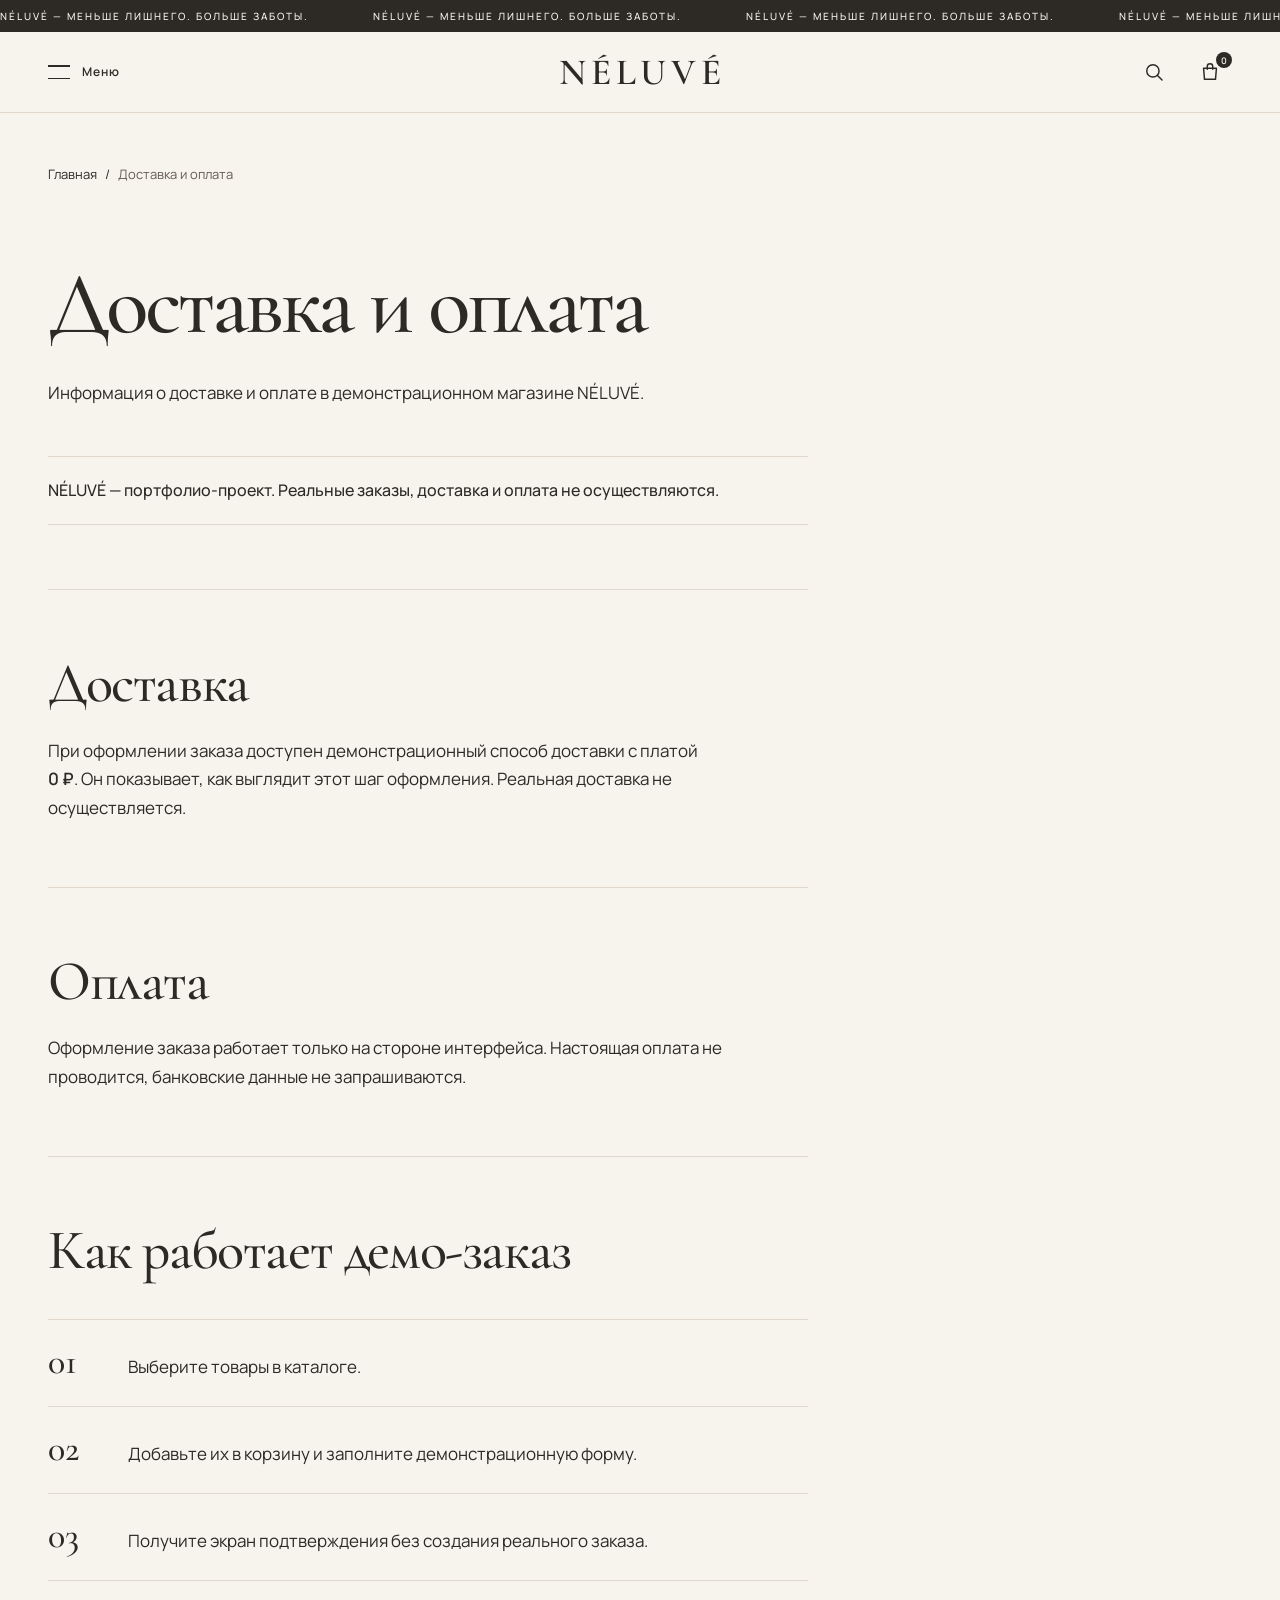
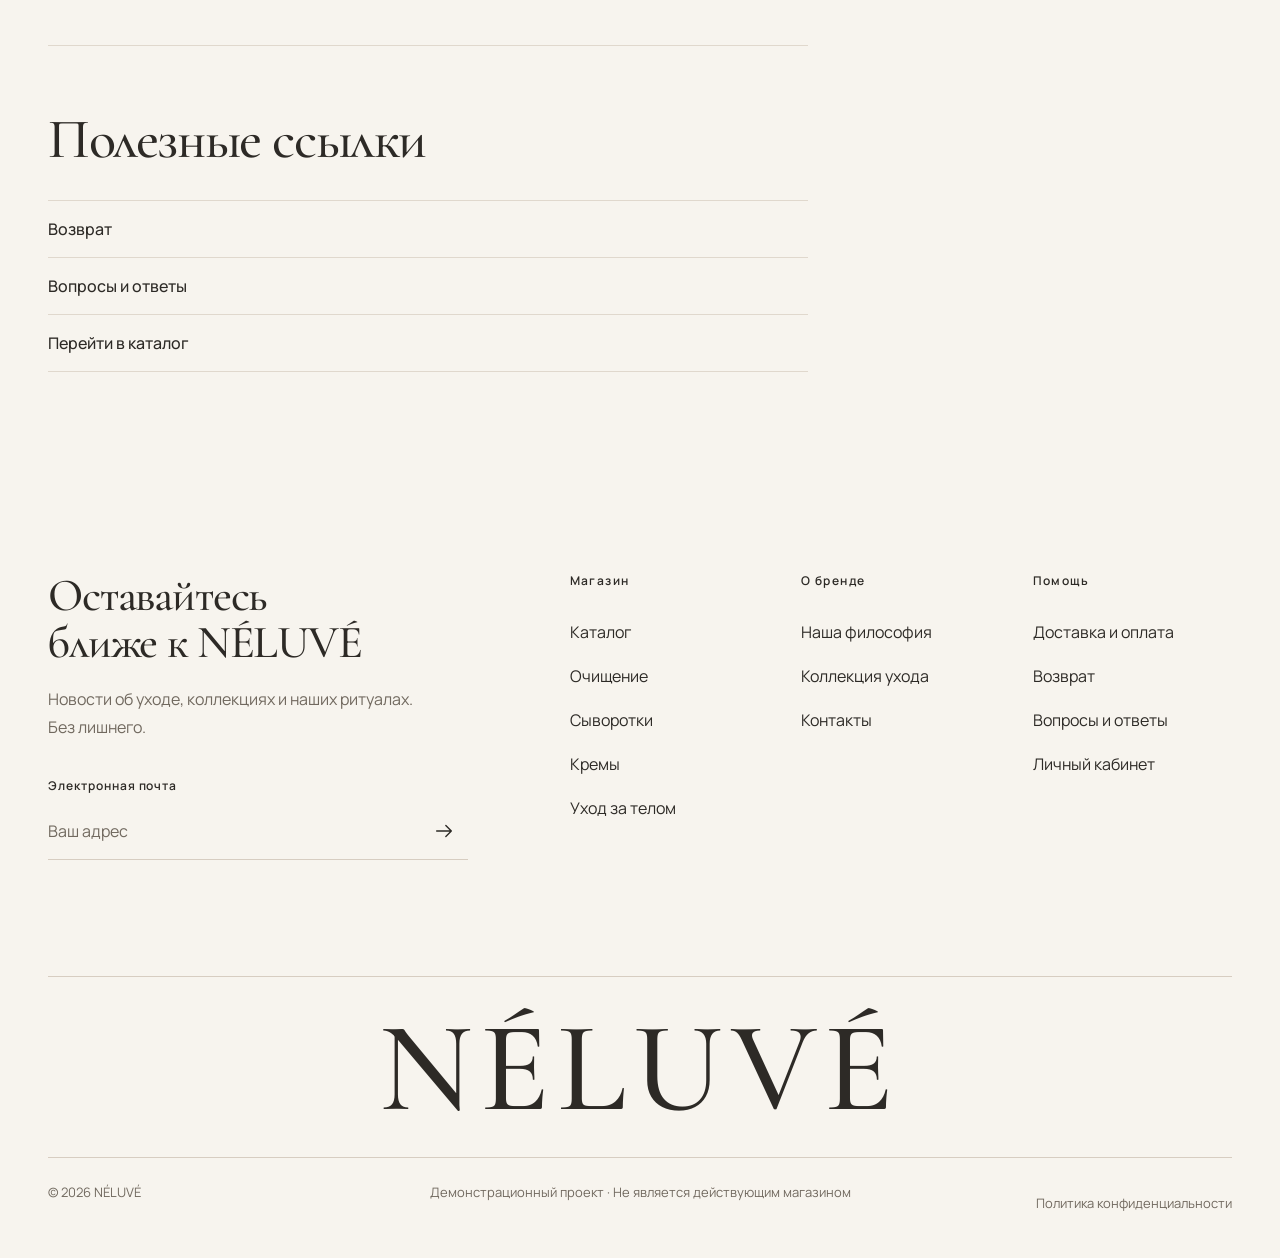
<file: delivery.html>
<!doctype html>
<html lang="ru">
<head>
  <meta charset="utf-8">
  <link rel="icon" type="image/png" sizes="32x32" href="assets/favicon-32.png">
  <link rel="apple-touch-icon" href="assets/favicon-512.png">
  <meta name="viewport" content="width=device-width, initial-scale=1">
  <meta name="theme-color" content="#F7F4EE">
  <meta name="description" content="Доставка и оплата в демонстрационном магазине NÉLUVÉ.">
  <title>Доставка и оплата — NÉLUVÉ</title>
  <link rel="preload" href="assets/fonts/cormorant-500.ttf" as="font" type="font/ttf" crossorigin>
  <link rel="preload" href="assets/fonts/manrope-400.ttf" as="font" type="font/ttf" crossorigin>
  <style>
    /* OD-LAYOUT-PRIMITIVES v1 — structure only: display, flex/grid, overflow, wrapping, ratio.
       Put this @layer first; product CSS outside the layer always wins. */
    @layer od-layout {
      :where(.od-stack,.od-row,.od-row-top,.od-cluster,.od-grid,.od-field,.od-stat,.od-cell,.od-tile) > :where(*) { min-width: 0; }

      /* containers */
      .od-stack   { display: flex; flex-direction: column; gap: var(--od-gap, 8px); }
      .od-row     { display: flex; align-items: center; gap: var(--od-gap, 8px); }
      .od-row-top { display: flex; align-items: flex-start; gap: var(--od-gap, 8px); }
      .od-cluster { display: flex; flex-wrap: wrap; align-items: center; gap: var(--od-gap, 8px); }
      .od-fill    { flex: 1 1 0; min-width: 0; }
      .od-fixed   { flex: none; }
      .od-grid    { display: grid; gap: var(--od-gap, 12px); grid-template-columns: repeat(var(--od-cols, 3), minmax(0, 1fr)); }

      /* stacked information: each piece is its own line — never sibling inline spans */
      .od-stat, .od-field, .od-cell { display: grid; gap: var(--od-gap, 2px); }
      :where(.od-stat,.od-field,.od-cell) > :where(*) { display: block; }
      .od-tile { display: grid; grid-template-rows: auto 1fr; }
      :where(.od-tile) > :where(*) { display: block; }

      /* media keeps its intrinsic ratio by default; never a distorted or cropped
         cover by accident. height:auto lets the ratio win over an <img height="…">
         attribute. Cropping to a uniform box is an explicit opt-in: set --od-ratio
         AND add .od-media-cover together (per the core rule, only where a crop is
         deliberate — tile thumbs, decorative fills — never on full-frame content). */
      .od-media { display: block; width: 100%; height: auto; aspect-ratio: var(--od-ratio, auto); }
      .od-media-cover { object-fit: cover; }

      /* data text only — authored copy is rewritten to its budget instead */
      .od-truncate { display: block; max-width: 100%; overflow: hidden; white-space: nowrap; text-overflow: ellipsis; }
      .od-clamp-2, .od-clamp-3 { display: -webkit-box; -webkit-box-orient: vertical; overflow: hidden; overflow-wrap: anywhere; }
      .od-clamp-2 { -webkit-line-clamp: 2; }
      .od-clamp-3 { -webkit-line-clamp: 3; }
      .od-lines-2 { min-height: calc(2 * 1.4em); }
      .od-nowrap  { white-space: nowrap; }
      .od-keep    { word-break: keep-all; overflow-wrap: anywhere; }

      /* screen skeleton (optional): bars take their own space, the middle scrolls */
      .od-screen { display: grid; grid-template-rows: auto minmax(0, 1fr) auto; height: 100%; }
      .od-scroll { overflow-y: auto; overscroll-behavior: contain; min-height: 0; }

      /* horizontal rail: the next item peeks at the edge */
      .od-rail { display: flex; gap: var(--od-gap, 8px); overflow-x: auto; scroll-snap-type: x proximity; scrollbar-width: none;
                 padding-inline: var(--od-rail-pad, 16px); scroll-padding-inline: var(--od-rail-pad, 16px); }
      .od-rail::-webkit-scrollbar { display: none; }
      :where(.od-rail) > :where(*) { flex: none; scroll-snap-align: start; }
      :where(.od-rail) > :where(:last-child) { margin-inline-end: var(--od-rail-pad, 16px); }

      .od-spacer { flex: none; visibility: hidden; pointer-events: none; }
      .od-touch  { min-width: 44px; min-height: 44px; }
    }
    /* /OD-LAYOUT-PRIMITIVES v1 */
  </style>
  <link rel="stylesheet" href="styles.css">
  <link rel="stylesheet" href="delivery.css">
  <script src="products.js" defer></script>
  <script src="app.js" defer></script>
</head>
<body>
  <!-- Announcement bar -->
  <div class="announcement" role="note" aria-label="NÉLUVÉ — МЕНЬШЕ ЛИШНЕГО. БОЛЬШЕ ЗАБОТЫ.">
    <div class="announcement__track" aria-hidden="true">
      <div class="announcement__group">
        <span>NÉLUVÉ — МЕНЬШЕ ЛИШНЕГО. БОЛЬШЕ ЗАБОТЫ.</span>
        <span>NÉLUVÉ — МЕНЬШЕ ЛИШНЕГО. БОЛЬШЕ ЗАБОТЫ.</span>
        <span>NÉLUVÉ — МЕНЬШЕ ЛИШНЕГО. БОЛЬШЕ ЗАБОТЫ.</span>
        <span>NÉLUVÉ — МЕНЬШЕ ЛИШНЕГО. БОЛЬШЕ ЗАБОТЫ.</span>
        <span>NÉLUVÉ — МЕНЬШЕ ЛИШНЕГО. БОЛЬШЕ ЗАБОТЫ.</span>
      </div>
      <div class="announcement__group">
        <span>NÉLUVÉ — МЕНЬШЕ ЛИШНЕГО. БОЛЬШЕ ЗАБОТЫ.</span>
        <span>NÉLUVÉ — МЕНЬШЕ ЛИШНЕГО. БОЛЬШЕ ЗАБОТЫ.</span>
        <span>NÉLUVÉ — МЕНЬШЕ ЛИШНЕГО. БОЛЬШЕ ЗАБОТЫ.</span>
        <span>NÉLUVÉ — МЕНЬШЕ ЛИШНЕГО. БОЛЬШЕ ЗАБОТЫ.</span>
        <span>NÉLUVÉ — МЕНЬШЕ ЛИШНЕГО. БОЛЬШЕ ЗАБОТЫ.</span>
      </div>
    </div>
  </div>

  <!-- Separate sticky header -->
  <header class="site-header" id="site-header">
    <div class="site-header__inner">
      <div class="site-header__left">
        <button class="icon-button menu-trigger od-touch" id="menu-button" type="button" aria-label="Открыть меню" aria-expanded="false" aria-controls="menu-drawer">
          <span class="menu-trigger__lines" aria-hidden="true"></span>
          <span class="menu-trigger__label">Меню</span>
        </button>
      </div>
      <a class="wordmark" href="index.html#top" aria-label="NÉLUVÉ — на главную">NÉLUVÉ</a>
      <div class="site-header__right">
        <button class="icon-button od-touch" id="search-button" type="button" aria-label="Открыть поиск" aria-expanded="false" aria-controls="search-panel">
          <svg viewBox="0 0 24 24" aria-hidden="true"><circle cx="10.8" cy="10.8" r="6.7"></circle><path d="m15.8 15.8 5 5"></path></svg>
        </button>
        <button class="icon-button od-touch" id="cart-button" type="button" aria-label="Корзина, 0 товаров">
          <svg viewBox="0 0 24 24" aria-hidden="true"><path d="M5 8h14l-1 12H6L5 8Z"></path><path d="M9 9V6a3 3 0 0 1 6 0v3"></path></svg>
          <span class="cart-count" aria-hidden="true">0</span>
        </button>
      </div>
    </div>

    <!-- Search input state -->
    <div class="search-panel" id="search-panel" hidden>
      <div class="search-panel__inner">
        <div class="search-panel__top">
          <label class="search-panel__label" for="search-input">Поиск по уходу</label>
          <button class="icon-button od-touch" id="search-close" type="button" aria-label="Закрыть поиск">
            <svg viewBox="0 0 24 24" aria-hidden="true"><path d="M5 5 19 19M19 5 5 19"></path></svg>
          </button>
        </div>
        <form class="search-panel__form" id="search-form" role="search">
          <input class="search-panel__input" id="search-input" name="s" type="search" autocomplete="off" placeholder="Например, сыворотка">
          <button class="search-panel__submit" type="submit">Искать</button>
        </form>
        <p class="search-panel__feedback" id="search-feedback" role="status" aria-live="polite"></p>
      </div>
    </div>
  </header>

  <!-- Slide-in navigation drawer -->
  <div class="drawer-backdrop" id="drawer-backdrop" hidden></div>
  <aside class="drawer" id="menu-drawer" role="dialog" aria-modal="true" aria-label="Меню NÉLUVÉ" hidden>
    <div class="drawer__top">
      <span class="drawer__caption">Меню</span>
      <button class="icon-button od-touch" id="drawer-close" type="button" aria-label="Закрыть меню">
        <svg viewBox="0 0 24 24" aria-hidden="true"><path d="M5 5 19 19M19 5 5 19"></path></svg>
      </button>
    </div>
    <div class="drawer__body">
      <nav class="drawer__primary" aria-label="Основная навигация">
        <details class="drawer__group" open>
          <summary class="drawer__summary">Каталог
            <svg class="drawer__chevron" viewBox="0 0 24 24" aria-hidden="true"><path d="m5 9 7 7 7-7"></path></svg>
          </summary>
          <div class="drawer__categories">
            <a class="drawer__category" href="shop.html?category=cleansing">Очищение</a>
            <a class="drawer__category" href="shop.html?category=serums">Сыворотки</a>
            <a class="drawer__category" href="shop.html?category=creams">Кремы</a>
            <a class="drawer__category" href="shop.html?category=body">Уход за телом</a>
          </div>
        </details>
        <a class="drawer__main-link" href="about.html">О бренде</a>
      </nav>
      <nav class="drawer__secondary" aria-label="Дополнительная навигация">
        <a href="delivery.html" aria-current="page">Доставка и оплата</a>
        <a href="contact.html">Контакты</a>
        <a href="account/" data-future-link data-note="Личный кабинет появится в следующей версии сайта.">Личный кабинет</a>
      </nav>
    </div>
    <div class="drawer__footer" aria-hidden="true">NÉLUVÉ</div>
  </aside>

  <main class="delivery-page" id="top">
    <div class="delivery-shell">
      <nav class="delivery-breadcrumb" aria-label="Хлебные крошки">
        <a href="index.html">Главная</a>
        <span aria-hidden="true">/</span>
        <span aria-current="page">Доставка и оплата</span>
      </nav>

      <header class="delivery-intro">
        <h1 class="delivery-title">Доставка и оплата</h1>
        <p class="delivery-lead">Информация о доставке и оплате в демонстрационном магазине NÉLUVÉ.</p>
        <p class="delivery-notice" role="note">NÉLUVÉ — портфолио-проект. Реальные заказы, доставка и оплата не осуществляются.</p>
      </header>

      <div class="delivery-reading">
        <section class="delivery-section" aria-labelledby="delivery-heading">
          <h2 id="delivery-heading">Доставка</h2>
          <p>При оформлении заказа доступен демонстрационный способ доставки с платой <strong class="od-nowrap">0 ₽</strong>. Он показывает, как выглядит этот шаг оформления. Реальная доставка не осуществляется.</p>
        </section>

        <section class="delivery-section" aria-labelledby="payment-heading">
          <h2 id="payment-heading">Оплата</h2>
          <p>Оформление заказа работает только на стороне интерфейса. Настоящая оплата не проводится, банковские данные не запрашиваются.</p>
        </section>

        <section class="delivery-section delivery-section--steps" aria-labelledby="steps-heading">
          <h2 id="steps-heading">Как работает демо-заказ</h2>
          <ol class="delivery-steps">
            <li><span class="delivery-steps__number" aria-hidden="true">01</span><p>Выберите товары в каталоге.</p></li>
            <li><span class="delivery-steps__number" aria-hidden="true">02</span><p>Добавьте их в корзину и заполните демонстрационную форму.</p></li>
            <li><span class="delivery-steps__number" aria-hidden="true">03</span><p>Получите экран подтверждения без создания реального заказа.</p></li>
          </ol>
        </section>

        <nav class="delivery-more" aria-labelledby="delivery-more-title">
          <h2 id="delivery-more-title">Полезные ссылки</h2>
          <ul class="delivery-links">
            <li><a href="returns.html">Возврат</a></li>
            <li><a href="faq.html">Вопросы и ответы</a></li>
            <li><a href="shop.html">Перейти в каталог</a></li>
          </ul>
        </nav>
      </div>
    </div>
  </main>
  <footer class="site-footer" aria-label="Подвал сайта">
    <div class="site-footer__inner">
      <div class="site-footer__top">
        <section class="site-footer__newsletter" aria-labelledby="footer-newsletter-title">
          <h2 class="site-footer__heading" id="footer-newsletter-title">Оставайтесь ближе к NÉLUVÉ</h2>
          <p class="site-footer__description">Новости об уходе, коллекциях и наших ритуалах. Без лишнего.</p>
          <form class="site-footer__form" id="newsletter-form" novalidate>
            <label class="site-footer__label" for="newsletter-email">Электронная почта</label>
            <div class="site-footer__field">
              <input class="site-footer__input" id="newsletter-email" type="email" inputmode="email" autocomplete="email" placeholder="Ваш адрес" aria-describedby="newsletter-status" required>
              <button class="site-footer__submit" type="submit" aria-label="Отправить адрес для подписки">
                <svg viewBox="0 0 24 24" aria-hidden="true" focusable="false"><path d="M4 12h16m-6-6 6 6-6 6"></path></svg>
              </button>
            </div>
            <p class="site-footer__status" id="newsletter-status" role="status" aria-live="polite"></p>
          </form>
        </section>

        <nav class="site-footer__navigation" aria-label="Навигация в подвале">
          <div class="site-footer__nav-group">
            <h3 class="site-footer__nav-title">Магазин</h3>
            <ul class="site-footer__links">
              <li><a href="shop.html">Каталог</a></li>
              <li><a href="shop.html?category=cleansing">Очищение</a></li>
              <li><a href="shop.html?category=serums">Сыворотки</a></li>
              <li><a href="shop.html?category=creams">Кремы</a></li>
              <li><a href="shop.html?category=body">Уход за телом</a></li>
            </ul>
          </div>
          <div class="site-footer__nav-group">
            <h3 class="site-footer__nav-title">О бренде</h3>
            <ul class="site-footer__links">
              <li><a href="about.html#philosophy">Наша философия</a></li>
              <li><a href="shop.html">Коллекция ухода</a></li>
              <li><a href="contact.html">Контакты</a></li>
            </ul>
          </div>
          <div class="site-footer__nav-group">
            <h3 class="site-footer__nav-title">Помощь</h3>
            <ul class="site-footer__links">
              <li><a href="delivery.html">Доставка и оплата</a></li>
              <li><a href="returns.html">Возврат</a></li>
              <li><a href="faq.html">Вопросы и ответы</a></li>
              <li><a href="#" data-future-link>Личный кабинет</a></li>
            </ul>
          </div>
        </nav>
      </div>

      <div class="site-footer__brand"><span class="site-footer__wordmark">NÉLUVÉ</span></div>

      <div class="site-footer__bottom">
        <p>© 2026 NÉLUVÉ</p>
        <p class="site-footer__legal">Демонстрационный проект · Не является действующим магазином</p>
        <a class="site-footer__policy" href="#" data-future-link data-note="Политика конфиденциальности будет доступна при запуске магазина.">Политика конфиденциальности</a>
      </div>
    </div>
  </footer>

  <div class="prototype-note" id="prototype-note" role="status" aria-live="polite" hidden></div>
</body>
</html>
</file>
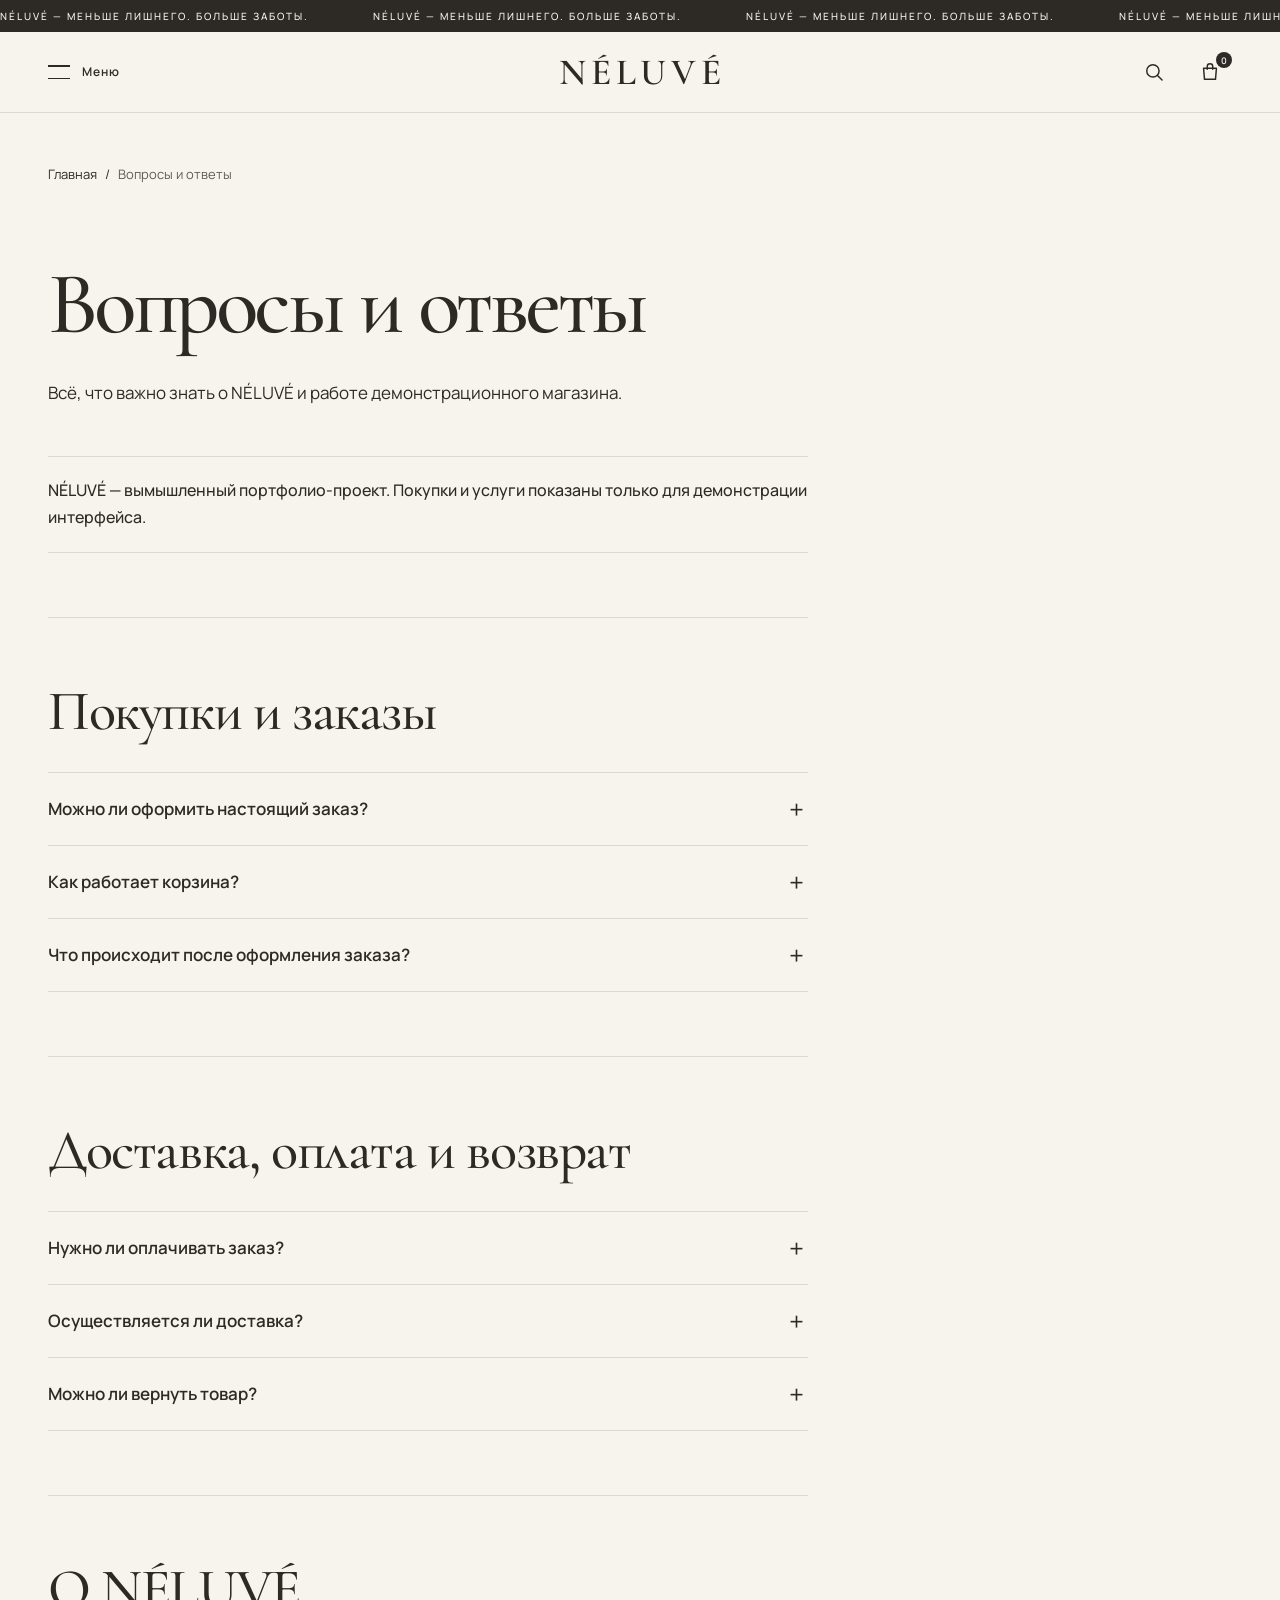
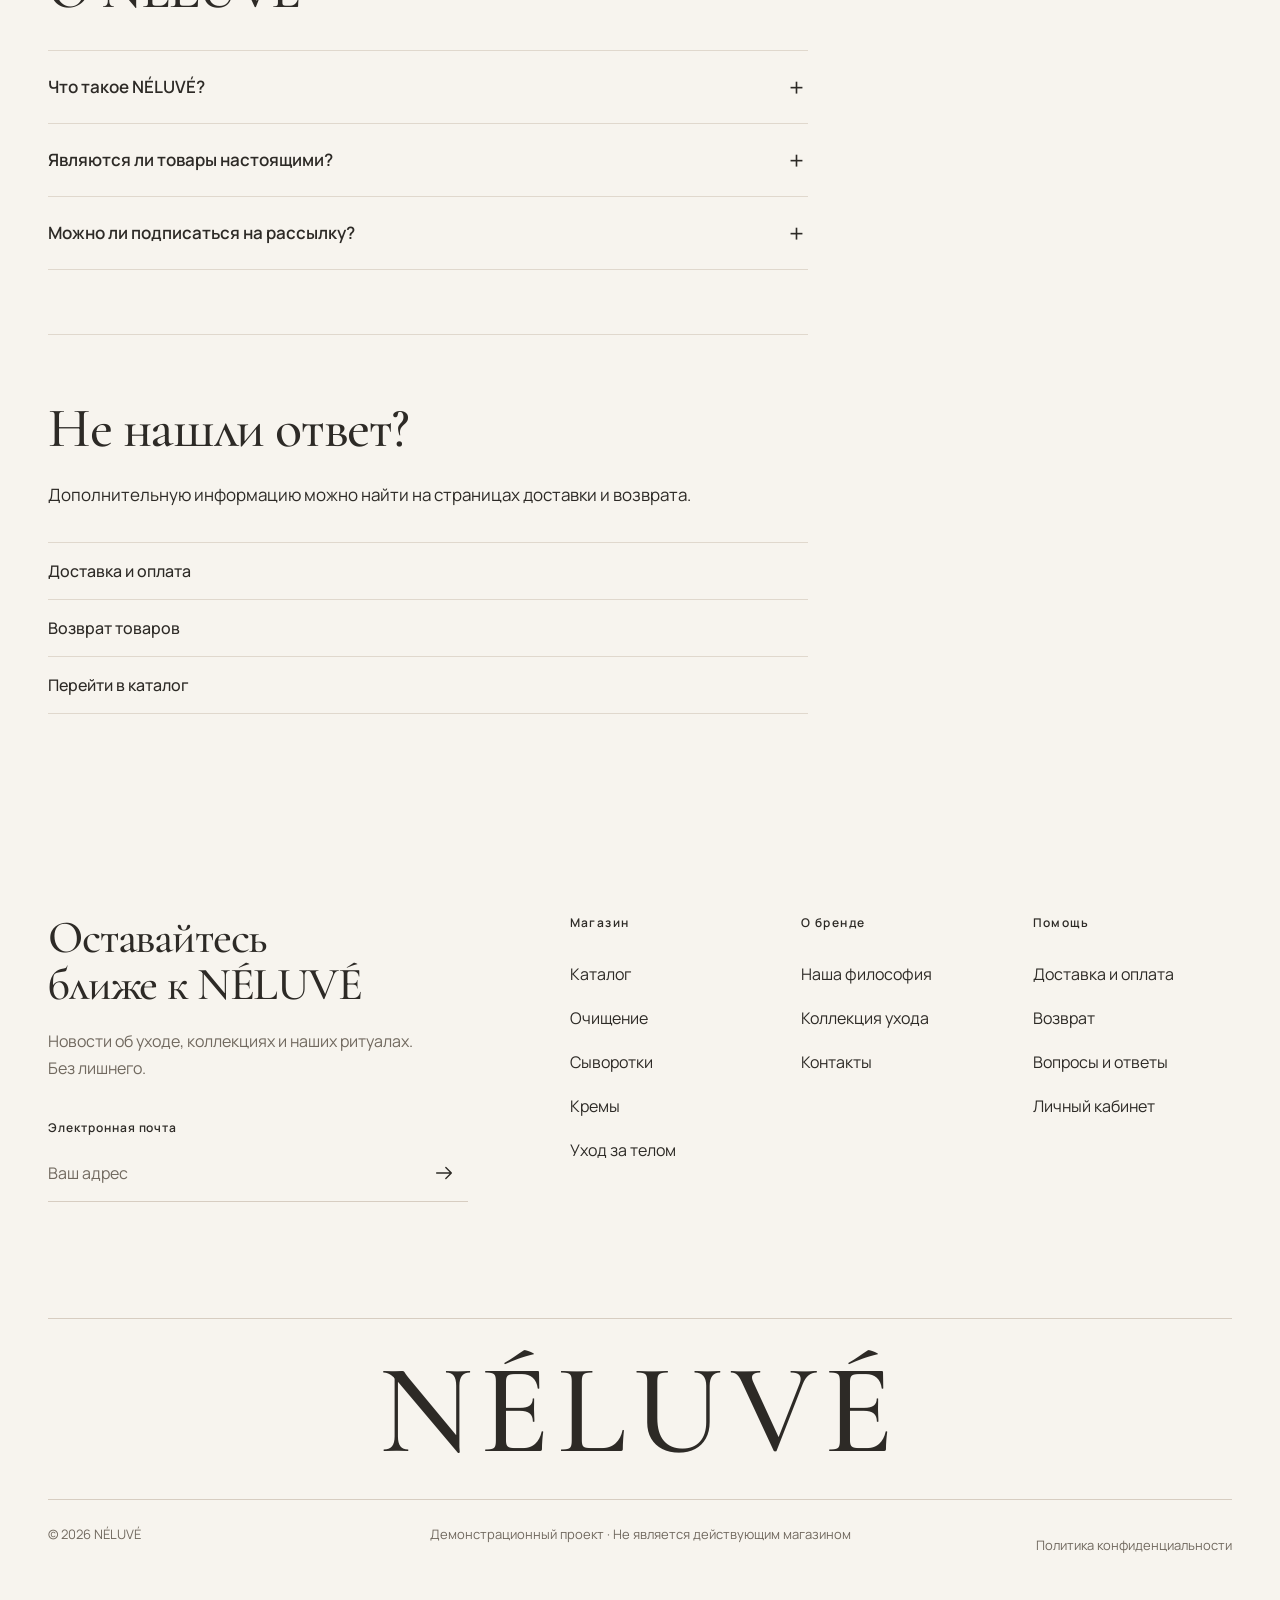
<file: faq.html>
<!doctype html>
<html lang="ru">
<head>
  <meta charset="utf-8">
  <link rel="icon" type="image/png" sizes="32x32" href="assets/favicon-32.png">
  <link rel="apple-touch-icon" href="assets/favicon-512.png">
  <meta name="viewport" content="width=device-width, initial-scale=1">
  <meta name="theme-color" content="#F7F4EE">
  <meta name="description" content="Ответы на частые вопросы о демонстрационном магазине NÉLUVÉ.">
  <title>Вопросы и ответы — NÉLUVÉ</title>
  <link rel="preload" href="assets/fonts/cormorant-500.ttf" as="font" type="font/ttf" crossorigin>
  <link rel="preload" href="assets/fonts/manrope-400.ttf" as="font" type="font/ttf" crossorigin>
  <style>
    /* OD-LAYOUT-PRIMITIVES v1 — structure only: display, flex/grid, overflow, wrapping, ratio.
       Put this @layer first; product CSS outside the layer always wins. */
    @layer od-layout {
      :where(.od-stack,.od-row,.od-row-top,.od-cluster,.od-grid,.od-field,.od-stat,.od-cell,.od-tile) > :where(*) { min-width: 0; }

      /* containers */
      .od-stack   { display: flex; flex-direction: column; gap: var(--od-gap, 8px); }
      .od-row     { display: flex; align-items: center; gap: var(--od-gap, 8px); }
      .od-row-top { display: flex; align-items: flex-start; gap: var(--od-gap, 8px); }
      .od-cluster { display: flex; flex-wrap: wrap; align-items: center; gap: var(--od-gap, 8px); }
      .od-fill    { flex: 1 1 0; min-width: 0; }
      .od-fixed   { flex: none; }
      .od-grid    { display: grid; gap: var(--od-gap, 12px); grid-template-columns: repeat(var(--od-cols, 3), minmax(0, 1fr)); }

      /* stacked information: each piece is its own line — never sibling inline spans */
      .od-stat, .od-field, .od-cell { display: grid; gap: var(--od-gap, 2px); }
      :where(.od-stat,.od-field,.od-cell) > :where(*) { display: block; }
      .od-tile { display: grid; grid-template-rows: auto 1fr; }
      :where(.od-tile) > :where(*) { display: block; }

      /* media keeps its intrinsic ratio by default; never a distorted or cropped
         cover by accident. height:auto lets the ratio win over an <img height="…">
         attribute. Cropping to a uniform box is an explicit opt-in: set --od-ratio
         AND add .od-media-cover together (per the core rule, only where a crop is
         deliberate — tile thumbs, decorative fills — never on full-frame content). */
      .od-media { display: block; width: 100%; height: auto; aspect-ratio: var(--od-ratio, auto); }
      .od-media-cover { object-fit: cover; }

      /* data text only — authored copy is rewritten to its budget instead */
      .od-truncate { display: block; max-width: 100%; overflow: hidden; white-space: nowrap; text-overflow: ellipsis; }
      .od-clamp-2, .od-clamp-3 { display: -webkit-box; -webkit-box-orient: vertical; overflow: hidden; overflow-wrap: anywhere; }
      .od-clamp-2 { -webkit-line-clamp: 2; }
      .od-clamp-3 { -webkit-line-clamp: 3; }
      .od-lines-2 { min-height: calc(2 * 1.4em); }
      .od-nowrap  { white-space: nowrap; }
      .od-keep    { word-break: keep-all; overflow-wrap: anywhere; }

      /* screen skeleton (optional): bars take their own space, the middle scrolls */
      .od-screen { display: grid; grid-template-rows: auto minmax(0, 1fr) auto; height: 100%; }
      .od-scroll { overflow-y: auto; overscroll-behavior: contain; min-height: 0; }

      /* horizontal rail: the next item peeks at the edge */
      .od-rail { display: flex; gap: var(--od-gap, 8px); overflow-x: auto; scroll-snap-type: x proximity; scrollbar-width: none;
                 padding-inline: var(--od-rail-pad, 16px); scroll-padding-inline: var(--od-rail-pad, 16px); }
      .od-rail::-webkit-scrollbar { display: none; }
      :where(.od-rail) > :where(*) { flex: none; scroll-snap-align: start; }
      :where(.od-rail) > :where(:last-child) { margin-inline-end: var(--od-rail-pad, 16px); }

      .od-spacer { flex: none; visibility: hidden; pointer-events: none; }
      .od-touch  { min-width: 44px; min-height: 44px; }
    }
    /* /OD-LAYOUT-PRIMITIVES v1 */
  </style>
  <link rel="stylesheet" href="styles.css">
  <link rel="stylesheet" href="faq.css">
  <script src="products.js" defer></script>
  <script src="app.js" defer></script>
  <script src="faq.js" defer></script>
</head>
<body>
  <!-- Announcement bar -->
  <div class="announcement" role="note" aria-label="NÉLUVÉ — МЕНЬШЕ ЛИШНЕГО. БОЛЬШЕ ЗАБОТЫ.">
    <div class="announcement__track" aria-hidden="true">
      <div class="announcement__group">
        <span>NÉLUVÉ — МЕНЬШЕ ЛИШНЕГО. БОЛЬШЕ ЗАБОТЫ.</span>
        <span>NÉLUVÉ — МЕНЬШЕ ЛИШНЕГО. БОЛЬШЕ ЗАБОТЫ.</span>
        <span>NÉLUVÉ — МЕНЬШЕ ЛИШНЕГО. БОЛЬШЕ ЗАБОТЫ.</span>
        <span>NÉLUVÉ — МЕНЬШЕ ЛИШНЕГО. БОЛЬШЕ ЗАБОТЫ.</span>
        <span>NÉLUVÉ — МЕНЬШЕ ЛИШНЕГО. БОЛЬШЕ ЗАБОТЫ.</span>
      </div>
      <div class="announcement__group">
        <span>NÉLUVÉ — МЕНЬШЕ ЛИШНЕГО. БОЛЬШЕ ЗАБОТЫ.</span>
        <span>NÉLUVÉ — МЕНЬШЕ ЛИШНЕГО. БОЛЬШЕ ЗАБОТЫ.</span>
        <span>NÉLUVÉ — МЕНЬШЕ ЛИШНЕГО. БОЛЬШЕ ЗАБОТЫ.</span>
        <span>NÉLUVÉ — МЕНЬШЕ ЛИШНЕГО. БОЛЬШЕ ЗАБОТЫ.</span>
        <span>NÉLUVÉ — МЕНЬШЕ ЛИШНЕГО. БОЛЬШЕ ЗАБОТЫ.</span>
      </div>
    </div>
  </div>

  <!-- Separate sticky header -->
  <header class="site-header" id="site-header">
    <div class="site-header__inner">
      <div class="site-header__left">
        <button class="icon-button menu-trigger od-touch" id="menu-button" type="button" aria-label="Открыть меню" aria-expanded="false" aria-controls="menu-drawer">
          <span class="menu-trigger__lines" aria-hidden="true"></span>
          <span class="menu-trigger__label">Меню</span>
        </button>
      </div>
      <a class="wordmark" href="index.html#top" aria-label="NÉLUVÉ — на главную">NÉLUVÉ</a>
      <div class="site-header__right">
        <button class="icon-button od-touch" id="search-button" type="button" aria-label="Открыть поиск" aria-expanded="false" aria-controls="search-panel">
          <svg viewBox="0 0 24 24" aria-hidden="true"><circle cx="10.8" cy="10.8" r="6.7"></circle><path d="m15.8 15.8 5 5"></path></svg>
        </button>
        <button class="icon-button od-touch" id="cart-button" type="button" aria-label="Корзина, 0 товаров">
          <svg viewBox="0 0 24 24" aria-hidden="true"><path d="M5 8h14l-1 12H6L5 8Z"></path><path d="M9 9V6a3 3 0 0 1 6 0v3"></path></svg>
          <span class="cart-count" aria-hidden="true">0</span>
        </button>
      </div>
    </div>

    <!-- Search input state -->
    <div class="search-panel" id="search-panel" hidden>
      <div class="search-panel__inner">
        <div class="search-panel__top">
          <label class="search-panel__label" for="search-input">Поиск по уходу</label>
          <button class="icon-button od-touch" id="search-close" type="button" aria-label="Закрыть поиск">
            <svg viewBox="0 0 24 24" aria-hidden="true"><path d="M5 5 19 19M19 5 5 19"></path></svg>
          </button>
        </div>
        <form class="search-panel__form" id="search-form" role="search">
          <input class="search-panel__input" id="search-input" name="s" type="search" autocomplete="off" placeholder="Например, сыворотка">
          <button class="search-panel__submit" type="submit">Искать</button>
        </form>
        <p class="search-panel__feedback" id="search-feedback" role="status" aria-live="polite"></p>
      </div>
    </div>
  </header>

  <!-- Slide-in navigation drawer -->
  <div class="drawer-backdrop" id="drawer-backdrop" hidden></div>
  <aside class="drawer" id="menu-drawer" role="dialog" aria-modal="true" aria-label="Меню NÉLUVÉ" hidden>
    <div class="drawer__top">
      <span class="drawer__caption">Меню</span>
      <button class="icon-button od-touch" id="drawer-close" type="button" aria-label="Закрыть меню">
        <svg viewBox="0 0 24 24" aria-hidden="true"><path d="M5 5 19 19M19 5 5 19"></path></svg>
      </button>
    </div>
    <div class="drawer__body">
      <nav class="drawer__primary" aria-label="Основная навигация">
        <details class="drawer__group" open>
          <summary class="drawer__summary">Каталог
            <svg class="drawer__chevron" viewBox="0 0 24 24" aria-hidden="true"><path d="m5 9 7 7 7-7"></path></svg>
          </summary>
          <div class="drawer__categories">
            <a class="drawer__category" href="shop.html?category=cleansing">Очищение</a>
            <a class="drawer__category" href="shop.html?category=serums">Сыворотки</a>
            <a class="drawer__category" href="shop.html?category=creams">Кремы</a>
            <a class="drawer__category" href="shop.html?category=body">Уход за телом</a>
          </div>
        </details>
        <a class="drawer__main-link" href="about.html">О бренде</a>
      </nav>
      <nav class="drawer__secondary" aria-label="Дополнительная навигация">
        <a href="delivery.html">Доставка и оплата</a>
        <a href="contact.html">Контакты</a>
        <a href="account/" data-future-link data-note="Личный кабинет появится в следующей версии сайта.">Личный кабинет</a>
      </nav>
    </div>
    <div class="drawer__footer" aria-hidden="true">NÉLUVÉ</div>
  </aside>

  <main class="faq-page" id="top">
    <div class="faq-shell">
      <nav class="faq-breadcrumb" aria-label="Хлебные крошки">
        <a href="index.html">Главная</a>
        <span aria-hidden="true">/</span>
        <span aria-current="page">Вопросы и ответы</span>
      </nav>

      <header class="faq-intro">
        <h1 class="faq-title">Вопросы и ответы</h1>
        <p class="faq-lead">Всё, что важно знать о NÉLUVÉ и работе демонстрационного магазина.</p>
        <p class="faq-notice" role="note">NÉLUVÉ — вымышленный портфолио-проект. Покупки и услуги показаны только для демонстрации интерфейса.</p>
      </header>

      <div class="faq-reading">
        <section class="faq-group" aria-labelledby="faq-orders-heading">
          <h2 id="faq-orders-heading">Покупки и заказы</h2>
          <div class="faq-list">
            <div class="faq-item">
              <h3><button class="faq-trigger" id="faq-order-real-trigger" type="button" aria-expanded="false" aria-controls="faq-order-real"><span class="faq-question">Можно ли оформить настоящий заказ?</span><span class="faq-icon" aria-hidden="true"></span></button></h3>
              <div class="faq-panel" id="faq-order-real" role="region" aria-labelledby="faq-order-real-trigger" hidden><p>Нет. NÉLUVÉ — демонстрационный интернет-магазин. Вы можете пройти процесс оформления покупки, но реальный заказ не создаётся.</p></div>
            </div>
            <div class="faq-item">
              <h3><button class="faq-trigger" id="faq-cart-trigger" type="button" aria-expanded="false" aria-controls="faq-cart"><span class="faq-question">Как работает корзина?</span><span class="faq-icon" aria-hidden="true"></span></button></h3>
              <div class="faq-panel" id="faq-cart" role="region" aria-labelledby="faq-cart-trigger" hidden><p>Вы можете добавлять товары, изменять их количество и удалять позиции. Корзина сохраняется локально в браузере.</p></div>
            </div>
            <div class="faq-item">
              <h3><button class="faq-trigger" id="faq-order-after-trigger" type="button" aria-expanded="false" aria-controls="faq-order-after"><span class="faq-question">Что происходит после оформления заказа?</span><span class="faq-icon" aria-hidden="true"></span></button></h3>
              <div class="faq-panel" id="faq-order-after" role="region" aria-labelledby="faq-order-after-trigger" hidden><p>После заполнения демонстрационной формы появляется экран подтверждения. Реальный заказ не создаётся, а корзина очищается.</p></div>
            </div>
          </div>
        </section>

        <section class="faq-group" aria-labelledby="faq-shipping-heading">
          <h2 id="faq-shipping-heading">Доставка, оплата и возврат</h2>
          <div class="faq-list">
            <div class="faq-item">
              <h3><button class="faq-trigger" id="faq-payment-trigger" type="button" aria-expanded="false" aria-controls="faq-payment"><span class="faq-question">Нужно ли оплачивать заказ?</span><span class="faq-icon" aria-hidden="true"></span></button></h3>
              <div class="faq-panel" id="faq-payment" role="region" aria-labelledby="faq-payment-trigger" hidden><p>Нет. Оплата в демонстрационном магазине не проводится. Банковские данные не требуются.</p></div>
            </div>
            <div class="faq-item">
              <h3><button class="faq-trigger" id="faq-delivery-trigger" type="button" aria-expanded="false" aria-controls="faq-delivery"><span class="faq-question">Осуществляется ли доставка?</span><span class="faq-icon" aria-hidden="true"></span></button></h3>
              <div class="faq-panel" id="faq-delivery" role="region" aria-labelledby="faq-delivery-trigger" hidden><p>Нет. На этапе оформления используется демонстрационный способ доставки, но реальные товары не отправляются.</p></div>
            </div>
            <div class="faq-item">
              <h3><button class="faq-trigger" id="faq-return-trigger" type="button" aria-expanded="false" aria-controls="faq-return"><span class="faq-question">Можно ли вернуть товар?</span><span class="faq-icon" aria-hidden="true"></span></button></h3>
              <div class="faq-panel" id="faq-return" role="region" aria-labelledby="faq-return-trigger" hidden><p>Поскольку реальные покупки не осуществляются, возврат товаров и денежных средств не предусмотрен.</p></div>
            </div>
          </div>
        </section>

        <section class="faq-group" aria-labelledby="faq-brand-heading">
          <h2 id="faq-brand-heading">О NÉLUVÉ</h2>
          <div class="faq-list">
            <div class="faq-item">
              <h3><button class="faq-trigger" id="faq-brand-trigger" type="button" aria-expanded="false" aria-controls="faq-brand"><span class="faq-question">Что такое NÉLUVÉ?</span><span class="faq-icon" aria-hidden="true"></span></button></h3>
              <div class="faq-panel" id="faq-brand" role="region" aria-labelledby="faq-brand-trigger" hidden><p>NÉLUVÉ — концептуальный бренд уходовой косметики, разработанный для портфолио-проекта интернет-магазина.</p></div>
            </div>
            <div class="faq-item">
              <h3><button class="faq-trigger" id="faq-products-trigger" type="button" aria-expanded="false" aria-controls="faq-products"><span class="faq-question">Являются ли товары настоящими?</span><span class="faq-icon" aria-hidden="true"></span></button></h3>
              <div class="faq-panel" id="faq-products" role="region" aria-labelledby="faq-products-trigger" hidden><p>Каталог создан для демонстрации дизайна и функциональности интернет-магазина. Названия, описания и характеристики товаров представлены в рамках вымышленной концепции.</p></div>
            </div>
            <div class="faq-item">
              <h3><button class="faq-trigger" id="faq-newsletter-trigger" type="button" aria-expanded="false" aria-controls="faq-newsletter"><span class="faq-question">Можно ли подписаться на рассылку?</span><span class="faq-icon" aria-hidden="true"></span></button></h3>
              <div class="faq-panel" id="faq-newsletter" role="region" aria-labelledby="faq-newsletter-trigger" hidden><p>Форма подписки работает в демонстрационном режиме. Адрес электронной почты не добавляется в реальную рассылку.</p></div>
            </div>
          </div>
        </section>

        <nav class="faq-more" aria-labelledby="faq-more-title">
          <h2 id="faq-more-title">Не нашли ответ?</h2>
          <p class="faq-more__lead">Дополнительную информацию можно найти на страницах доставки и возврата.</p>
          <ul class="faq-links">
            <li><a href="delivery.html">Доставка и оплата</a></li>
            <li><a href="returns.html">Возврат товаров</a></li>
            <li><a href="shop.html">Перейти в каталог</a></li>
          </ul>
        </nav>
      </div>
    </div>
  </main>
  <footer class="site-footer" aria-label="Подвал сайта">
    <div class="site-footer__inner">
      <div class="site-footer__top">
        <section class="site-footer__newsletter" aria-labelledby="footer-newsletter-title">
          <h2 class="site-footer__heading" id="footer-newsletter-title">Оставайтесь ближе к NÉLUVÉ</h2>
          <p class="site-footer__description">Новости об уходе, коллекциях и наших ритуалах. Без лишнего.</p>
          <form class="site-footer__form" id="newsletter-form" novalidate>
            <label class="site-footer__label" for="newsletter-email">Электронная почта</label>
            <div class="site-footer__field">
              <input class="site-footer__input" id="newsletter-email" type="email" inputmode="email" autocomplete="email" placeholder="Ваш адрес" aria-describedby="newsletter-status" required>
              <button class="site-footer__submit" type="submit" aria-label="Отправить адрес для подписки">
                <svg viewBox="0 0 24 24" aria-hidden="true" focusable="false"><path d="M4 12h16m-6-6 6 6-6 6"></path></svg>
              </button>
            </div>
            <p class="site-footer__status" id="newsletter-status" role="status" aria-live="polite"></p>
          </form>
        </section>

        <nav class="site-footer__navigation" aria-label="Навигация в подвале">
          <div class="site-footer__nav-group">
            <h3 class="site-footer__nav-title">Магазин</h3>
            <ul class="site-footer__links">
              <li><a href="shop.html">Каталог</a></li>
              <li><a href="shop.html?category=cleansing">Очищение</a></li>
              <li><a href="shop.html?category=serums">Сыворотки</a></li>
              <li><a href="shop.html?category=creams">Кремы</a></li>
              <li><a href="shop.html?category=body">Уход за телом</a></li>
            </ul>
          </div>
          <div class="site-footer__nav-group">
            <h3 class="site-footer__nav-title">О бренде</h3>
            <ul class="site-footer__links">
              <li><a href="about.html#philosophy">Наша философия</a></li>
              <li><a href="shop.html">Коллекция ухода</a></li>
              <li><a href="contact.html">Контакты</a></li>
            </ul>
          </div>
          <div class="site-footer__nav-group">
            <h3 class="site-footer__nav-title">Помощь</h3>
            <ul class="site-footer__links">
              <li><a href="delivery.html">Доставка и оплата</a></li>
              <li><a href="returns.html">Возврат</a></li>
              <li><a href="faq.html" aria-current="page">Вопросы и ответы</a></li>
              <li><a href="#" data-future-link>Личный кабинет</a></li>
            </ul>
          </div>
        </nav>
      </div>

      <div class="site-footer__brand"><span class="site-footer__wordmark">NÉLUVÉ</span></div>

      <div class="site-footer__bottom">
        <p>© 2026 NÉLUVÉ</p>
        <p class="site-footer__legal">Демонстрационный проект · Не является действующим магазином</p>
        <a class="site-footer__policy" href="#" data-future-link data-note="Политика конфиденциальности будет доступна при запуске магазина.">Политика конфиденциальности</a>
      </div>
    </div>
  </footer>

  <div class="prototype-note" id="prototype-note" role="status" aria-live="polite" hidden></div>
</body>
</html>
</file>
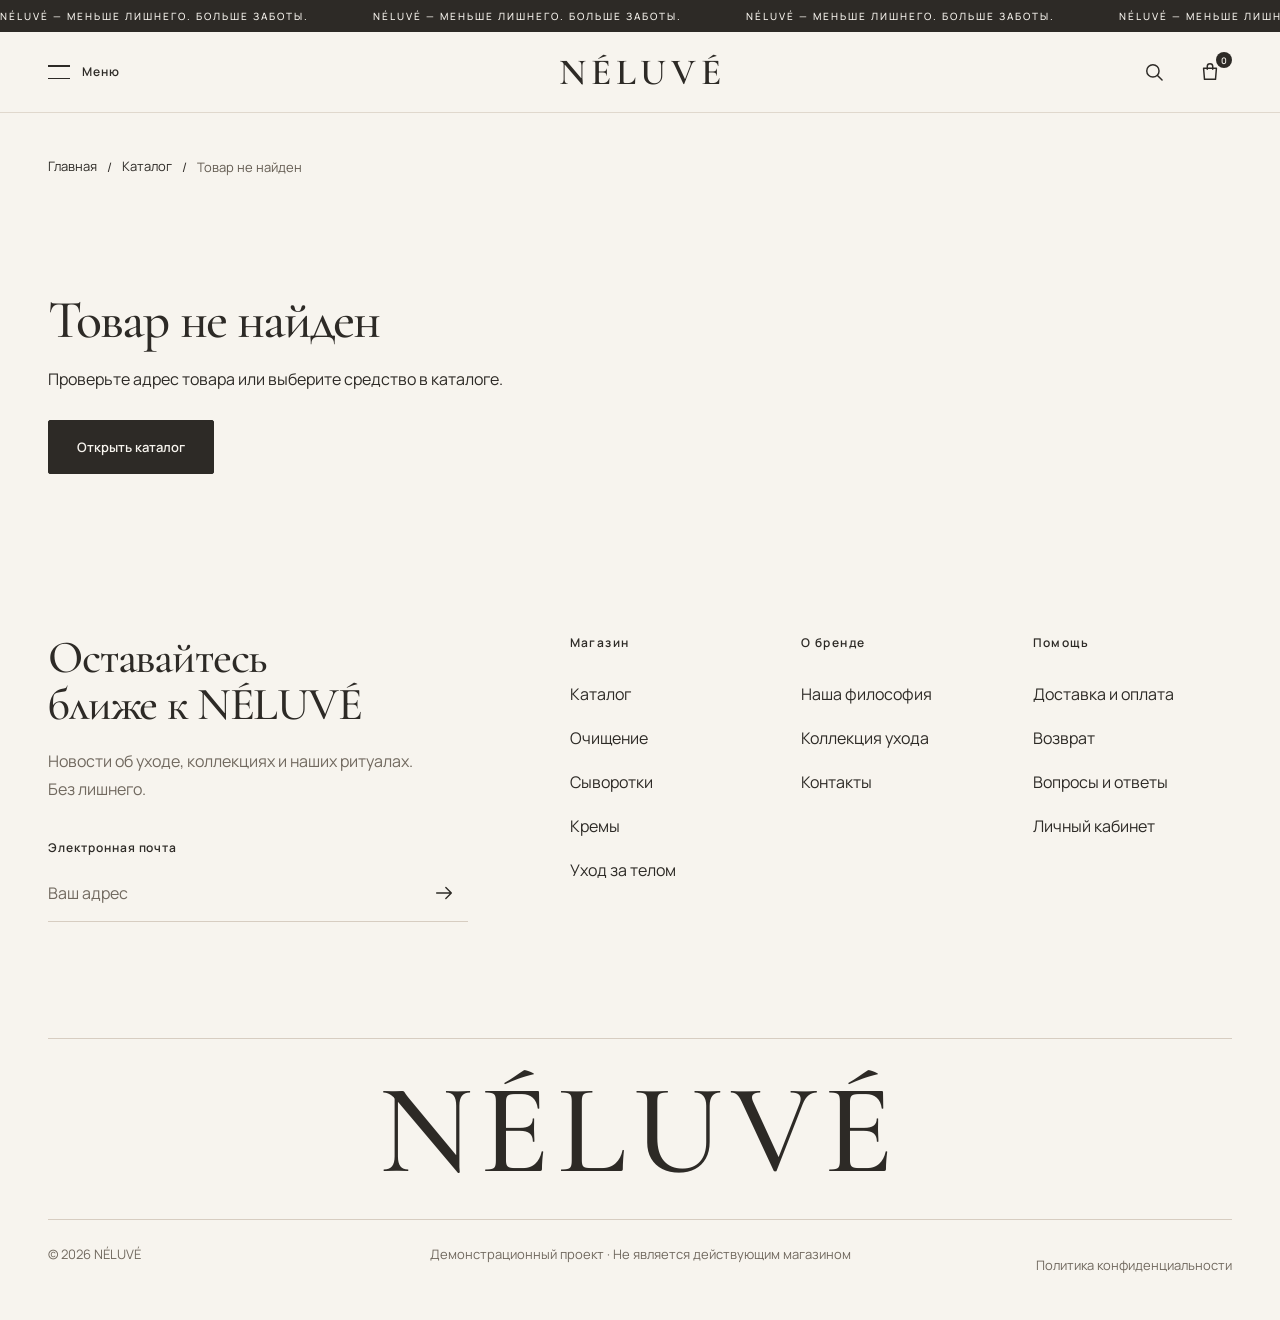
<file: product.html>
<!doctype html>
<html lang="ru">
<head>
  <meta charset="utf-8">
  <link rel="icon" type="image/png" sizes="32x32" href="assets/favicon-32.png">
  <link rel="apple-touch-icon" href="assets/favicon-512.png">
  <meta name="viewport" content="width=device-width, initial-scale=1">
  <meta name="theme-color" content="#F7F4EE">
  <meta name="description" content="Hydra Serum — увлажняющая сыворотка NÉLUVÉ, 30 мл. Информация о товаре и коллекция ухода.">
  <title>Hydra Serum — NÉLUVÉ</title>
  <link rel="preload" href="assets/fonts/cormorant-500.ttf" as="font" type="font/ttf" crossorigin>
  <link rel="preload" href="assets/fonts/manrope-400.ttf" as="font" type="font/ttf" crossorigin>
  <style>
    /* OD-LAYOUT-PRIMITIVES v1 — structure only: display, flex/grid, overflow, wrapping, ratio.
       Put this @layer first; product CSS outside the layer always wins. */
    @layer od-layout {
      :where(.od-stack,.od-row,.od-row-top,.od-cluster,.od-grid,.od-field,.od-stat,.od-cell,.od-tile) > :where(*) { min-width: 0; }

      /* containers */
      .od-stack   { display: flex; flex-direction: column; gap: var(--od-gap, 8px); }
      .od-row     { display: flex; align-items: center; gap: var(--od-gap, 8px); }
      .od-row-top { display: flex; align-items: flex-start; gap: var(--od-gap, 8px); }
      .od-cluster { display: flex; flex-wrap: wrap; align-items: center; gap: var(--od-gap, 8px); }
      .od-fill    { flex: 1 1 0; min-width: 0; }
      .od-fixed   { flex: none; }
      .od-grid    { display: grid; gap: var(--od-gap, 12px); grid-template-columns: repeat(var(--od-cols, 3), minmax(0, 1fr)); }

      /* stacked information: each piece is its own line — never sibling inline spans */
      .od-stat, .od-field, .od-cell { display: grid; gap: var(--od-gap, 2px); }
      :where(.od-stat,.od-field,.od-cell) > :where(*) { display: block; }
      .od-tile { display: grid; grid-template-rows: auto 1fr; }
      :where(.od-tile) > :where(*) { display: block; }

      /* media keeps its intrinsic ratio by default; never a distorted or cropped
         cover by accident. height:auto lets the ratio win over an <img height="…">
         attribute. Cropping to a uniform box is an explicit opt-in: set --od-ratio
         AND add .od-media-cover together (per the core rule, only where a crop is
         deliberate — tile thumbs, decorative fills — never on full-frame content). */
      .od-media { display: block; width: 100%; height: auto; aspect-ratio: var(--od-ratio, auto); }
      .od-media-cover { object-fit: cover; }

      /* data text only — authored copy is rewritten to its budget instead */
      .od-truncate { display: block; max-width: 100%; overflow: hidden; white-space: nowrap; text-overflow: ellipsis; }
      .od-clamp-2, .od-clamp-3 { display: -webkit-box; -webkit-box-orient: vertical; overflow: hidden; overflow-wrap: anywhere; }
      .od-clamp-2 { -webkit-line-clamp: 2; }
      .od-clamp-3 { -webkit-line-clamp: 3; }
      .od-lines-2 { min-height: calc(2 * 1.4em); }
      .od-nowrap  { white-space: nowrap; }
      .od-keep    { word-break: keep-all; overflow-wrap: anywhere; }

      /* screen skeleton (optional): bars take their own space, the middle scrolls */
      .od-screen { display: grid; grid-template-rows: auto minmax(0, 1fr) auto; height: 100%; }
      .od-scroll { overflow-y: auto; overscroll-behavior: contain; min-height: 0; }

      /* horizontal rail: the next item peeks at the edge */
      .od-rail { display: flex; gap: var(--od-gap, 8px); overflow-x: auto; scroll-snap-type: x proximity; scrollbar-width: none;
                 padding-inline: var(--od-rail-pad, 16px); scroll-padding-inline: var(--od-rail-pad, 16px); }
      .od-rail::-webkit-scrollbar { display: none; }
      :where(.od-rail) > :where(*) { flex: none; scroll-snap-align: start; }
      :where(.od-rail) > :where(:last-child) { margin-inline-end: var(--od-rail-pad, 16px); }

      .od-spacer { flex: none; visibility: hidden; pointer-events: none; }
      .od-touch  { min-width: 44px; min-height: 44px; }
    }
    /* /OD-LAYOUT-PRIMITIVES v1 */
  </style>
  <link rel="stylesheet" href="styles.css">
  <link rel="stylesheet" href="shop.css">
  <link rel="stylesheet" href="product.css">
  <script src="products.js" defer></script>
  <script src="app.js" defer></script>
  <script src="product.js" defer></script>
</head>
<body>
  <!-- Approved global announcement and header -->
  <div class="announcement" role="note" aria-label="NÉLUVÉ — МЕНЬШЕ ЛИШНЕГО. БОЛЬШЕ ЗАБОТЫ.">
    <div class="announcement__track" aria-hidden="true">
      <div class="announcement__group">
        <span>NÉLUVÉ — МЕНЬШЕ ЛИШНЕГО. БОЛЬШЕ ЗАБОТЫ.</span>
        <span>NÉLUVÉ — МЕНЬШЕ ЛИШНЕГО. БОЛЬШЕ ЗАБОТЫ.</span>
        <span>NÉLUVÉ — МЕНЬШЕ ЛИШНЕГО. БОЛЬШЕ ЗАБОТЫ.</span>
        <span>NÉLUVÉ — МЕНЬШЕ ЛИШНЕГО. БОЛЬШЕ ЗАБОТЫ.</span>
        <span>NÉLUVÉ — МЕНЬШЕ ЛИШНЕГО. БОЛЬШЕ ЗАБОТЫ.</span>
      </div>
      <div class="announcement__group">
        <span>NÉLUVÉ — МЕНЬШЕ ЛИШНЕГО. БОЛЬШЕ ЗАБОТЫ.</span>
        <span>NÉLUVÉ — МЕНЬШЕ ЛИШНЕГО. БОЛЬШЕ ЗАБОТЫ.</span>
        <span>NÉLUVÉ — МЕНЬШЕ ЛИШНЕГО. БОЛЬШЕ ЗАБОТЫ.</span>
        <span>NÉLUVÉ — МЕНЬШЕ ЛИШНЕГО. БОЛЬШЕ ЗАБОТЫ.</span>
        <span>NÉLUVÉ — МЕНЬШЕ ЛИШНЕГО. БОЛЬШЕ ЗАБОТЫ.</span>
      </div>
    </div>
  </div>

  <header class="site-header" id="site-header">
    <div class="site-header__inner">
      <div class="site-header__left">
        <button class="icon-button menu-trigger od-touch" id="menu-button" type="button" aria-label="Открыть меню" aria-expanded="false" aria-controls="menu-drawer">
          <span class="menu-trigger__lines" aria-hidden="true"></span>
          <span class="menu-trigger__label">Меню</span>
        </button>
      </div>
      <a class="wordmark" href="index.html#top" aria-label="NÉLUVÉ — на главную">NÉLUVÉ</a>
      <div class="site-header__right">
        <button class="icon-button od-touch" id="search-button" type="button" aria-label="Открыть поиск" aria-expanded="false" aria-controls="search-panel">
          <svg viewBox="0 0 24 24" aria-hidden="true"><circle cx="10.8" cy="10.8" r="6.7"></circle><path d="m15.8 15.8 5 5"></path></svg>
        </button>
        <button class="icon-button od-touch" id="cart-button" type="button" aria-label="Корзина, 0 товаров">
          <svg viewBox="0 0 24 24" aria-hidden="true"><path d="M5 8h14l-1 12H6L5 8Z"></path><path d="M9 9V6a3 3 0 0 1 6 0v3"></path></svg>
          <span class="cart-count" aria-hidden="true">0</span>
        </button>
      </div>
    </div>
    <div class="search-panel" id="search-panel" hidden>
      <div class="search-panel__inner">
        <div class="search-panel__top">
          <label class="search-panel__label" for="search-input">Поиск по уходу</label>
          <button class="icon-button od-touch" id="search-close" type="button" aria-label="Закрыть поиск">
            <svg viewBox="0 0 24 24" aria-hidden="true"><path d="M5 5 19 19M19 5 5 19"></path></svg>
          </button>
        </div>
        <form class="search-panel__form" id="search-form" role="search">
          <input class="search-panel__input" id="search-input" name="s" type="search" autocomplete="off" placeholder="Например, сыворотка">
          <button class="search-panel__submit" type="submit">Искать</button>
        </form>
        <p class="search-panel__feedback" id="search-feedback" role="status" aria-live="polite"></p>
      </div>
    </div>
  </header>

  <div class="drawer-backdrop" id="drawer-backdrop" hidden></div>
  <aside class="drawer" id="menu-drawer" role="dialog" aria-modal="true" aria-label="Меню NÉLUVÉ" hidden>
    <div class="drawer__top">
      <span class="drawer__caption">Меню</span>
      <button class="icon-button od-touch" id="drawer-close" type="button" aria-label="Закрыть меню">
        <svg viewBox="0 0 24 24" aria-hidden="true"><path d="M5 5 19 19M19 5 5 19"></path></svg>
      </button>
    </div>
    <div class="drawer__body">
      <nav class="drawer__primary" aria-label="Основная навигация">
        <details class="drawer__group" open>
          <summary class="drawer__summary">Каталог
            <svg class="drawer__chevron" viewBox="0 0 24 24" aria-hidden="true"><path d="m5 9 7 7 7-7"></path></svg>
          </summary>
          <div class="drawer__categories">
            <a class="drawer__category" href="shop.html?category=cleansing">Очищение</a>
            <a class="drawer__category" href="shop.html?category=serums">Сыворотки</a>
            <a class="drawer__category" href="shop.html?category=creams">Кремы</a>
            <a class="drawer__category" href="shop.html?category=body">Уход за телом</a>
          </div>
        </details>
        <a class="drawer__main-link" href="about.html">О бренде</a>
      </nav>
      <nav class="drawer__secondary" aria-label="Дополнительная навигация">
        <a href="delivery.html">Доставка и оплата</a>
        <a href="contact.html">Контакты</a>
        <a href="account/" data-future-link data-note="Личный кабинет появится в следующей версии сайта.">Личный кабинет</a>
      </nav>
    </div>
    <div class="drawer__footer" aria-hidden="true">NÉLUVÉ</div>
  </aside>

  <main class="product-page" id="top">
    <div class="product-container">
      <nav class="shop-breadcrumb product-breadcrumb" aria-label="Хлебные крошки">
        <a href="index.html">Главная</a><span aria-hidden="true">/</span>
        <a href="shop.html">Каталог</a><span aria-hidden="true">/</span>
        <a id="breadcrumb-category" href="shop.html?category=serums">Сыворотки</a><span id="breadcrumb-category-separator" aria-hidden="true">/</span>
        <span id="breadcrumb-current" aria-current="page">Hydra Serum</span>
      </nav>

      <section class="shop-empty" id="product-not-found" aria-labelledby="product-not-found-title" hidden>
        <h1 class="product-details__title" id="product-not-found-title">Товар не найден</h1>
        <p>Проверьте адрес товара или выберите средство в каталоге.</p>
        <a class="button-primary" href="shop.html">Открыть каталог</a>
      </section>

      <div class="product-layout" data-product-id="hydra-serum">
        <section class="product-gallery" aria-label="Галерея Hydra Serum">
          <div class="product-gallery__stage">
            <div class="product-gallery__slide">
              <img class="product-gallery__image od-media" width="1086" height="1448" alt="" fetchpriority="high">
            </div>
          </div>
          <div class="product-gallery__navigation">
            <div class="product-gallery__thumbs" role="group" aria-label="Выбрать изображение">
              <button class="product-gallery__thumb" type="button" data-gallery-index="0" aria-label="Показать фото Hydra Serum" aria-pressed="true">
                <img width="1086" height="1448" alt="" loading="lazy">
              </button>
            </div>
            <div class="product-gallery__controls">
              <span class="product-gallery__counter" id="gallery-counter" aria-hidden="true">01 / 01</span>
              <button class="product-gallery__arrow od-touch" id="gallery-prev" type="button" aria-label="Предыдущее изображение" disabled>
                <svg viewBox="0 0 24 24" aria-hidden="true"><path d="m14 5-7 7 7 7"></path></svg>
              </button>
              <button class="product-gallery__arrow od-touch" id="gallery-next" type="button" aria-label="Следующее изображение" disabled>
                <svg viewBox="0 0 24 24" aria-hidden="true"><path d="m10 5 7 7-7 7"></path></svg>
              </button>
            </div>
          </div>
          <p class="product-gallery__status" id="gallery-status" role="status" aria-live="polite">Показано фото Hydra Serum.</p>
        </section>

        <section class="product-info" aria-labelledby="product-title">
          <p class="product-info__category">СЫВОРОТКИ</p>
          <h1 class="product-info__name" id="product-title">Hydra Serum</h1>
          <p class="product-info__subtitle">Увлажняющая сыворотка</p>
          <span class="product-info__price od-nowrap" data-product-price="2490">2 490 ₽</span>
          <span class="product-info__volume od-nowrap">Объём: 30 мл</span>
          <p class="product-info__summary">Hydra Serum — увлажняющая сыворотка объёмом 30 мл для ежедневного ритуала ухода.</p>
          <form class="product-purchase" id="product-purchase-form">
            <label class="product-purchase__label" for="product-quantity">Количество</label>
            <div class="product-quantity" role="group" aria-label="Количество товара">
              <button class="product-quantity__button od-touch" id="quantity-minus" type="button" aria-label="Уменьшить количество" disabled>−</button>
              <output class="product-quantity__value" id="product-quantity" name="quantity">1</output>
              <button class="product-quantity__button od-touch" id="quantity-plus" type="button" aria-label="Увеличить количество">+</button>
            </div>
            <button class="button-primary product-purchase__submit" type="submit">Добавить в корзину</button>
            <p class="product-purchase__feedback" id="product-purchase-feedback" role="status" aria-live="polite"></p>
          </form>
        </section>
      </div>

      <section class="product-details" aria-labelledby="product-details-title">
        <div>
          <p class="product-details__eyebrow">HYDRA SERUM</p>
          <h2 class="product-details__title" id="product-details-title">Подробнее о продукте</h2>
        </div>
        <div class="product-details__list">
          <details class="product-details__item" open>
            <summary>Описание</summary>
            <div class="product-details__body"><p>Hydra Serum — увлажняющая сыворотка NÉLUVÉ в формате 30 мл. Часть коллекции средств для продуманного ежедневного ухода.</p></div>
          </details>
          <details class="product-details__item">
            <summary>Состав</summary>
            <div class="product-details__body"><p>Полный список ингредиентов будет добавлен после подтверждения данных о продукте.</p></div>
          </details>
          <details class="product-details__item">
            <summary>Способ применения</summary>
            <div class="product-details__body"><p>Инструкция по применению будет добавлена после согласования информации о продукте.</p></div>
          </details>
          <details class="product-details__item">
            <summary>Доставка и возврат</summary>
            <div class="product-details__body"><p>Условия доставки и возврата будут опубликованы при запуске магазина.</p></div>
          </details>
        </div>
      </section>

      <section class="product-related" aria-labelledby="product-related-title">
        <div class="product-related__header">
          <p class="product-related__eyebrow">КОЛЛЕКЦИЯ NÉLUVÉ</p>
          <h2 class="product-related__title" id="product-related-title">Вам также понравится</h2>
          <p class="product-related__feedback" id="related-feedback" role="status" aria-live="polite"></p>
        </div>
        <div class="shop-grid product-related__grid od-grid">
          <article class="product-card od-tile" data-product-id="daily-cream" data-product-name="Daily Cream">
            <a class="shop-product__image-button product-card__image-link" href="product.html?id=daily-cream" data-related-open aria-label="Открыть Daily Cream">
              <img class="product-card__image od-media" alt="" width="1086" height="1448" loading="lazy" decoding="async">
            </a>
            <div class="product-card__body">
              <h3 class="product-card__name"><a class="shop-product__name-button product-card__name-link" href="product.html?id=daily-cream" data-related-open>Daily Cream</a></h3>
              <p class="product-card__description">Крем для лица</p>
              <p class="product-card__volume">50 мл</p>
              <div class="product-card__purchase">
                <span class="product-card__price od-nowrap">2 190 ₽</span>
                <button class="product-card__add" type="button" data-related-add aria-label="Добавить Daily Cream в корзину">В корзину</button>
              </div>
            </div>
          </article>
          <article class="product-card od-tile" data-product-id="gentle-cleanser" data-product-name="Gentle Cleanser">
            <a class="shop-product__image-button product-card__image-link" href="product.html?id=gentle-cleanser" data-related-open aria-label="Открыть Gentle Cleanser">
              <img class="product-card__image od-media" alt="" width="1086" height="1448" loading="lazy" decoding="async">
            </a>
            <div class="product-card__body">
              <h3 class="product-card__name"><a class="shop-product__name-button product-card__name-link" href="product.html?id=gentle-cleanser" data-related-open>Gentle Cleanser</a></h3>
              <p class="product-card__description">Очищающий гель</p>
              <p class="product-card__volume">200 мл</p>
              <div class="product-card__purchase">
                <span class="product-card__price od-nowrap">1 690 ₽</span>
                <button class="product-card__add" type="button" data-related-add aria-label="Добавить Gentle Cleanser в корзину">В корзину</button>
              </div>
            </div>
          </article>
          <article class="product-card od-tile" data-product-id="renewal-essence" data-product-name="Renewal Essence">
            <a class="shop-product__image-button product-card__image-link" href="product.html?id=renewal-essence" data-related-open aria-label="Открыть Renewal Essence">
              <img class="product-card__image od-media" alt="" width="1086" height="1448" loading="lazy" decoding="async">
            </a>
            <div class="product-card__body">
              <h3 class="product-card__name"><a class="shop-product__name-button product-card__name-link" href="product.html?id=renewal-essence" data-related-open>Renewal Essence</a></h3>
              <p class="product-card__description">Восстанавливающая эссенция</p>
              <p class="product-card__volume">100 мл</p>
              <div class="product-card__purchase">
                <span class="product-card__price od-nowrap">2 790 ₽</span>
                <button class="product-card__add" type="button" data-related-add aria-label="Добавить Renewal Essence в корзину">В корзину</button>
              </div>
            </div>
          </article>
        </div>
      </section>
    </div>
  </main>

  <!-- Approved global footer -->
  <footer class="site-footer" aria-label="Подвал сайта">
    <div class="site-footer__inner">
      <div class="site-footer__top">
        <section class="site-footer__newsletter" aria-labelledby="footer-newsletter-title">
          <h2 class="site-footer__heading" id="footer-newsletter-title">Оставайтесь ближе к NÉLUVÉ</h2>
          <p class="site-footer__description">Новости об уходе, коллекциях и наших ритуалах. Без лишнего.</p>
          <form class="site-footer__form" id="newsletter-form" novalidate>
            <label class="site-footer__label" for="newsletter-email">Электронная почта</label>
            <div class="site-footer__field">
              <input class="site-footer__input" id="newsletter-email" type="email" inputmode="email" autocomplete="email" placeholder="Ваш адрес" aria-describedby="newsletter-status" required>
              <button class="site-footer__submit" type="submit" aria-label="Отправить адрес для подписки">
                <svg viewBox="0 0 24 24" aria-hidden="true" focusable="false"><path d="M4 12h16m-6-6 6 6-6 6"></path></svg>
              </button>
            </div>
            <p class="site-footer__status" id="newsletter-status" role="status" aria-live="polite"></p>
          </form>
        </section>

        <nav class="site-footer__navigation" aria-label="Навигация в подвале">
          <div class="site-footer__nav-group">
            <h3 class="site-footer__nav-title">Магазин</h3>
            <ul class="site-footer__links">
              <li><a href="shop.html">Каталог</a></li>
              <li><a href="shop.html?category=cleansing">Очищение</a></li>
              <li><a href="shop.html?category=serums">Сыворотки</a></li>
              <li><a href="shop.html?category=creams">Кремы</a></li>
              <li><a href="shop.html?category=body">Уход за телом</a></li>
            </ul>
          </div>
          <div class="site-footer__nav-group">
            <h3 class="site-footer__nav-title">О бренде</h3>
            <ul class="site-footer__links">
              <li><a href="about.html#philosophy">Наша философия</a></li>
              <li><a href="shop.html">Коллекция ухода</a></li>
              <li><a href="contact.html">Контакты</a></li>
            </ul>
          </div>
          <div class="site-footer__nav-group">
            <h3 class="site-footer__nav-title">Помощь</h3>
            <ul class="site-footer__links">
              <li><a href="delivery.html">Доставка и оплата</a></li>
              <li><a href="returns.html">Возврат</a></li>
              <li><a href="faq.html">Вопросы и ответы</a></li>
              <li><a href="#" data-future-link>Личный кабинет</a></li>
            </ul>
          </div>
        </nav>
      </div>

      <div class="site-footer__brand"><span class="site-footer__wordmark">NÉLUVÉ</span></div>
      <div class="site-footer__bottom">
        <p>© 2026 NÉLUVÉ</p>
        <p class="site-footer__legal">Демонстрационный проект · Не является действующим магазином</p>
        <a class="site-footer__policy" href="#" data-future-link data-note="Политика конфиденциальности будет доступна при запуске магазина.">Политика конфиденциальности</a>
      </div>
    </div>
  </footer>
  <div class="prototype-note" id="prototype-note" role="status" aria-live="polite" hidden></div>
</body>
</html>
</file>
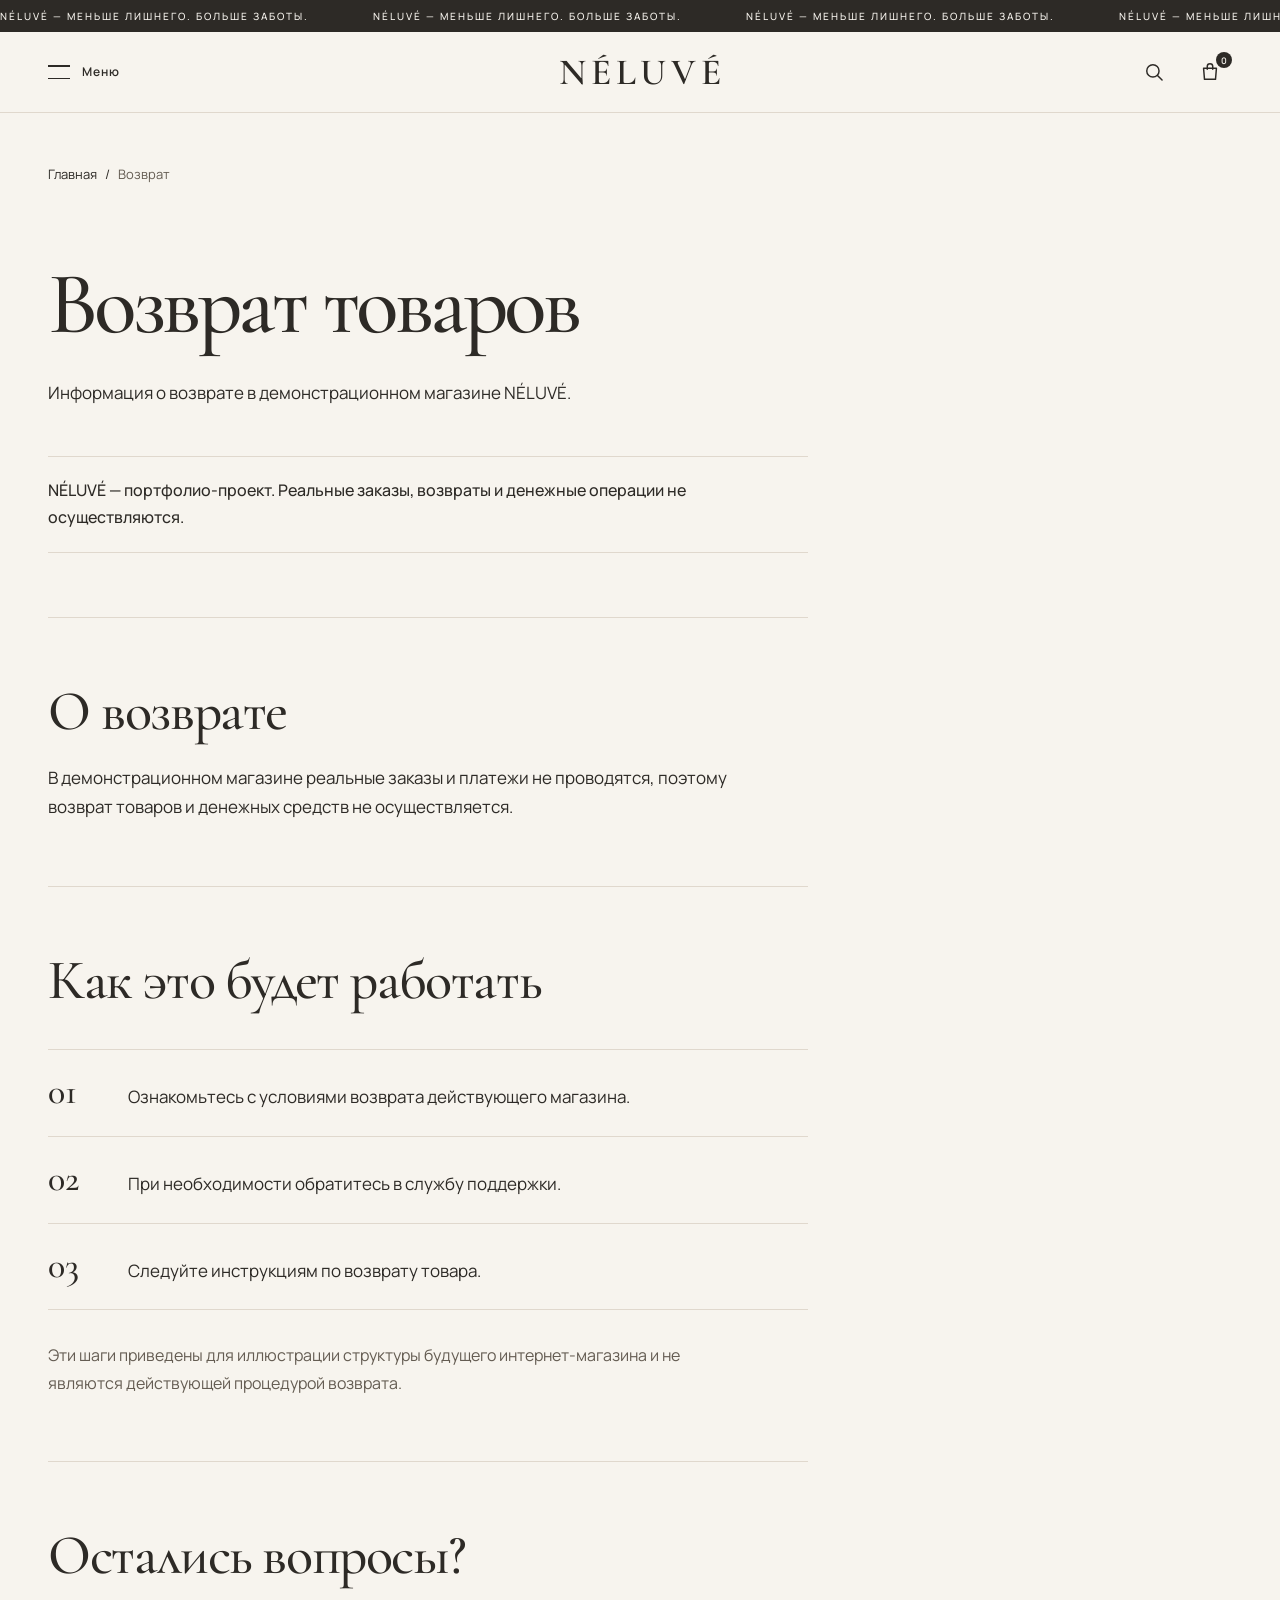
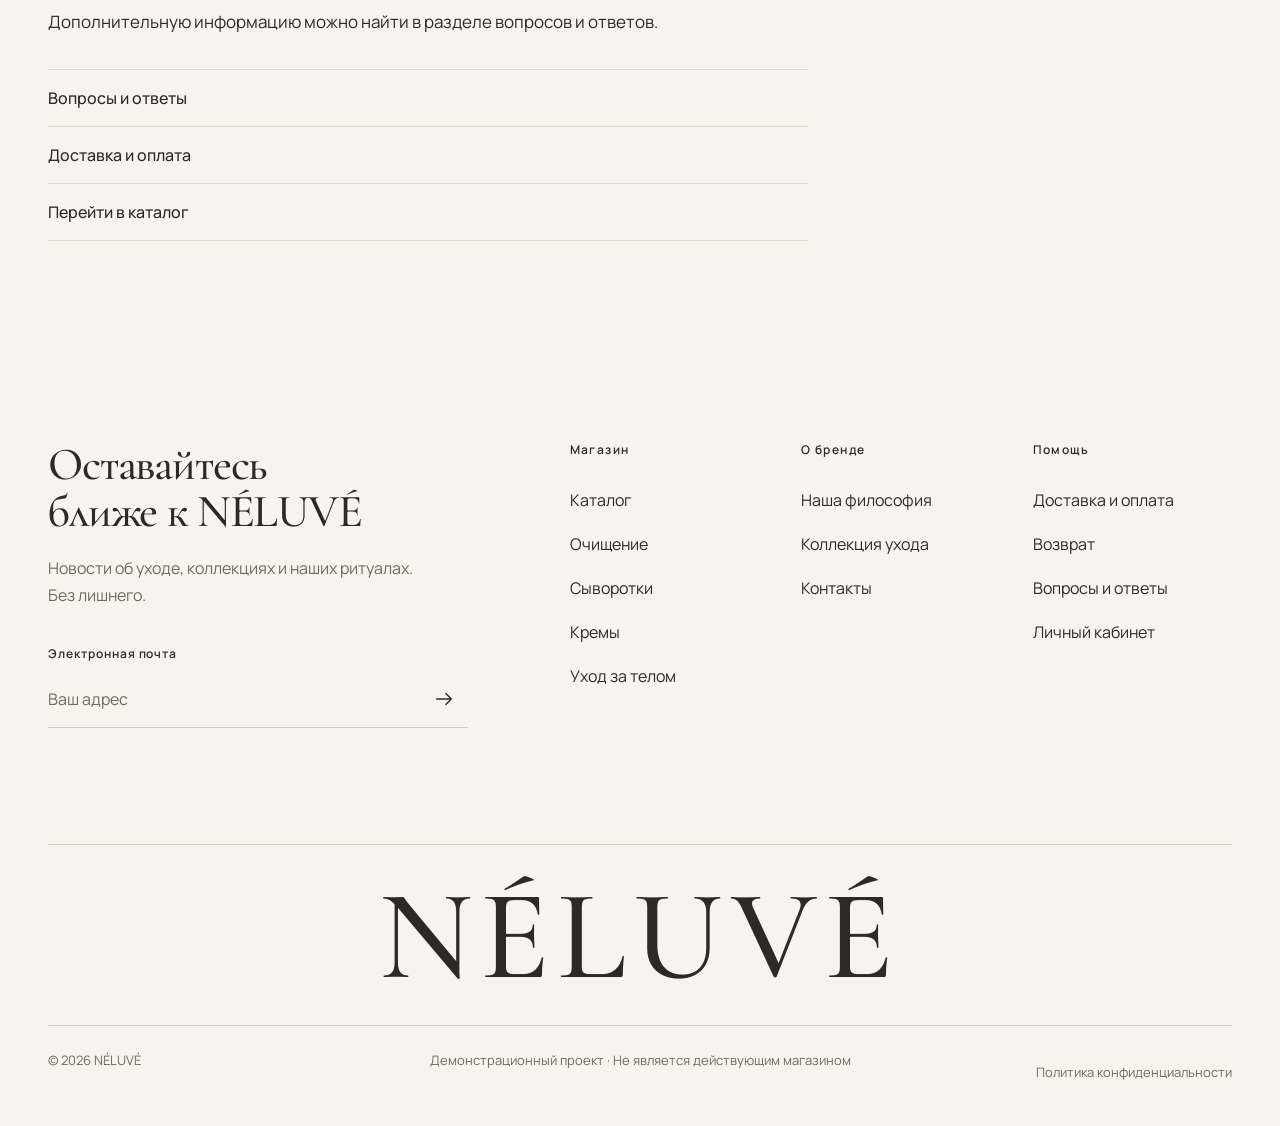
<file: returns.html>
<!doctype html>
<html lang="ru">
<head>
  <meta charset="utf-8">
  <link rel="icon" type="image/png" sizes="32x32" href="assets/favicon-32.png">
  <link rel="apple-touch-icon" href="assets/favicon-512.png">
  <meta name="viewport" content="width=device-width, initial-scale=1">
  <meta name="theme-color" content="#F7F4EE">
  <meta name="description" content="Возврат товаров в демонстрационном магазине NÉLUVÉ.">
  <title>Возврат товаров — NÉLUVÉ</title>
  <link rel="preload" href="assets/fonts/cormorant-500.ttf" as="font" type="font/ttf" crossorigin>
  <link rel="preload" href="assets/fonts/manrope-400.ttf" as="font" type="font/ttf" crossorigin>
  <style>
    /* OD-LAYOUT-PRIMITIVES v1 — structure only: display, flex/grid, overflow, wrapping, ratio.
       Put this @layer first; product CSS outside the layer always wins. */
    @layer od-layout {
      :where(.od-stack,.od-row,.od-row-top,.od-cluster,.od-grid,.od-field,.od-stat,.od-cell,.od-tile) > :where(*) { min-width: 0; }

      /* containers */
      .od-stack   { display: flex; flex-direction: column; gap: var(--od-gap, 8px); }
      .od-row     { display: flex; align-items: center; gap: var(--od-gap, 8px); }
      .od-row-top { display: flex; align-items: flex-start; gap: var(--od-gap, 8px); }
      .od-cluster { display: flex; flex-wrap: wrap; align-items: center; gap: var(--od-gap, 8px); }
      .od-fill    { flex: 1 1 0; min-width: 0; }
      .od-fixed   { flex: none; }
      .od-grid    { display: grid; gap: var(--od-gap, 12px); grid-template-columns: repeat(var(--od-cols, 3), minmax(0, 1fr)); }

      /* stacked information: each piece is its own line — never sibling inline spans */
      .od-stat, .od-field, .od-cell { display: grid; gap: var(--od-gap, 2px); }
      :where(.od-stat,.od-field,.od-cell) > :where(*) { display: block; }
      .od-tile { display: grid; grid-template-rows: auto 1fr; }
      :where(.od-tile) > :where(*) { display: block; }

      /* media keeps its intrinsic ratio by default; never a distorted or cropped
         cover by accident. height:auto lets the ratio win over an <img height="…">
         attribute. Cropping to a uniform box is an explicit opt-in: set --od-ratio
         AND add .od-media-cover together (per the core rule, only where a crop is
         deliberate — tile thumbs, decorative fills — never on full-frame content). */
      .od-media { display: block; width: 100%; height: auto; aspect-ratio: var(--od-ratio, auto); }
      .od-media-cover { object-fit: cover; }

      /* data text only — authored copy is rewritten to its budget instead */
      .od-truncate { display: block; max-width: 100%; overflow: hidden; white-space: nowrap; text-overflow: ellipsis; }
      .od-clamp-2, .od-clamp-3 { display: -webkit-box; -webkit-box-orient: vertical; overflow: hidden; overflow-wrap: anywhere; }
      .od-clamp-2 { -webkit-line-clamp: 2; }
      .od-clamp-3 { -webkit-line-clamp: 3; }
      .od-lines-2 { min-height: calc(2 * 1.4em); }
      .od-nowrap  { white-space: nowrap; }
      .od-keep    { word-break: keep-all; overflow-wrap: anywhere; }

      /* screen skeleton (optional): bars take their own space, the middle scrolls */
      .od-screen { display: grid; grid-template-rows: auto minmax(0, 1fr) auto; height: 100%; }
      .od-scroll { overflow-y: auto; overscroll-behavior: contain; min-height: 0; }

      /* horizontal rail: the next item peeks at the edge */
      .od-rail { display: flex; gap: var(--od-gap, 8px); overflow-x: auto; scroll-snap-type: x proximity; scrollbar-width: none;
                 padding-inline: var(--od-rail-pad, 16px); scroll-padding-inline: var(--od-rail-pad, 16px); }
      .od-rail::-webkit-scrollbar { display: none; }
      :where(.od-rail) > :where(*) { flex: none; scroll-snap-align: start; }
      :where(.od-rail) > :where(:last-child) { margin-inline-end: var(--od-rail-pad, 16px); }

      .od-spacer { flex: none; visibility: hidden; pointer-events: none; }
      .od-touch  { min-width: 44px; min-height: 44px; }
    }
    /* /OD-LAYOUT-PRIMITIVES v1 */
  </style>
  <link rel="stylesheet" href="styles.css">
  <link rel="stylesheet" href="returns.css">
  <script src="products.js" defer></script>
  <script src="app.js" defer></script>
</head>
<body>
  <!-- Announcement bar -->
  <div class="announcement" role="note" aria-label="NÉLUVÉ — МЕНЬШЕ ЛИШНЕГО. БОЛЬШЕ ЗАБОТЫ.">
    <div class="announcement__track" aria-hidden="true">
      <div class="announcement__group">
        <span>NÉLUVÉ — МЕНЬШЕ ЛИШНЕГО. БОЛЬШЕ ЗАБОТЫ.</span>
        <span>NÉLUVÉ — МЕНЬШЕ ЛИШНЕГО. БОЛЬШЕ ЗАБОТЫ.</span>
        <span>NÉLUVÉ — МЕНЬШЕ ЛИШНЕГО. БОЛЬШЕ ЗАБОТЫ.</span>
        <span>NÉLUVÉ — МЕНЬШЕ ЛИШНЕГО. БОЛЬШЕ ЗАБОТЫ.</span>
        <span>NÉLUVÉ — МЕНЬШЕ ЛИШНЕГО. БОЛЬШЕ ЗАБОТЫ.</span>
      </div>
      <div class="announcement__group">
        <span>NÉLUVÉ — МЕНЬШЕ ЛИШНЕГО. БОЛЬШЕ ЗАБОТЫ.</span>
        <span>NÉLUVÉ — МЕНЬШЕ ЛИШНЕГО. БОЛЬШЕ ЗАБОТЫ.</span>
        <span>NÉLUVÉ — МЕНЬШЕ ЛИШНЕГО. БОЛЬШЕ ЗАБОТЫ.</span>
        <span>NÉLUVÉ — МЕНЬШЕ ЛИШНЕГО. БОЛЬШЕ ЗАБОТЫ.</span>
        <span>NÉLUVÉ — МЕНЬШЕ ЛИШНЕГО. БОЛЬШЕ ЗАБОТЫ.</span>
      </div>
    </div>
  </div>

  <!-- Separate sticky header -->
  <header class="site-header" id="site-header">
    <div class="site-header__inner">
      <div class="site-header__left">
        <button class="icon-button menu-trigger od-touch" id="menu-button" type="button" aria-label="Открыть меню" aria-expanded="false" aria-controls="menu-drawer">
          <span class="menu-trigger__lines" aria-hidden="true"></span>
          <span class="menu-trigger__label">Меню</span>
        </button>
      </div>
      <a class="wordmark" href="index.html#top" aria-label="NÉLUVÉ — на главную">NÉLUVÉ</a>
      <div class="site-header__right">
        <button class="icon-button od-touch" id="search-button" type="button" aria-label="Открыть поиск" aria-expanded="false" aria-controls="search-panel">
          <svg viewBox="0 0 24 24" aria-hidden="true"><circle cx="10.8" cy="10.8" r="6.7"></circle><path d="m15.8 15.8 5 5"></path></svg>
        </button>
        <button class="icon-button od-touch" id="cart-button" type="button" aria-label="Корзина, 0 товаров">
          <svg viewBox="0 0 24 24" aria-hidden="true"><path d="M5 8h14l-1 12H6L5 8Z"></path><path d="M9 9V6a3 3 0 0 1 6 0v3"></path></svg>
          <span class="cart-count" aria-hidden="true">0</span>
        </button>
      </div>
    </div>

    <!-- Search input state -->
    <div class="search-panel" id="search-panel" hidden>
      <div class="search-panel__inner">
        <div class="search-panel__top">
          <label class="search-panel__label" for="search-input">Поиск по уходу</label>
          <button class="icon-button od-touch" id="search-close" type="button" aria-label="Закрыть поиск">
            <svg viewBox="0 0 24 24" aria-hidden="true"><path d="M5 5 19 19M19 5 5 19"></path></svg>
          </button>
        </div>
        <form class="search-panel__form" id="search-form" role="search">
          <input class="search-panel__input" id="search-input" name="s" type="search" autocomplete="off" placeholder="Например, сыворотка">
          <button class="search-panel__submit" type="submit">Искать</button>
        </form>
        <p class="search-panel__feedback" id="search-feedback" role="status" aria-live="polite"></p>
      </div>
    </div>
  </header>

  <!-- Slide-in navigation drawer -->
  <div class="drawer-backdrop" id="drawer-backdrop" hidden></div>
  <aside class="drawer" id="menu-drawer" role="dialog" aria-modal="true" aria-label="Меню NÉLUVÉ" hidden>
    <div class="drawer__top">
      <span class="drawer__caption">Меню</span>
      <button class="icon-button od-touch" id="drawer-close" type="button" aria-label="Закрыть меню">
        <svg viewBox="0 0 24 24" aria-hidden="true"><path d="M5 5 19 19M19 5 5 19"></path></svg>
      </button>
    </div>
    <div class="drawer__body">
      <nav class="drawer__primary" aria-label="Основная навигация">
        <details class="drawer__group" open>
          <summary class="drawer__summary">Каталог
            <svg class="drawer__chevron" viewBox="0 0 24 24" aria-hidden="true"><path d="m5 9 7 7 7-7"></path></svg>
          </summary>
          <div class="drawer__categories">
            <a class="drawer__category" href="shop.html?category=cleansing">Очищение</a>
            <a class="drawer__category" href="shop.html?category=serums">Сыворотки</a>
            <a class="drawer__category" href="shop.html?category=creams">Кремы</a>
            <a class="drawer__category" href="shop.html?category=body">Уход за телом</a>
          </div>
        </details>
        <a class="drawer__main-link" href="about.html">О бренде</a>
      </nav>
      <nav class="drawer__secondary" aria-label="Дополнительная навигация">
        <a href="delivery.html">Доставка и оплата</a>
        <a href="contact.html">Контакты</a>
        <a href="account/" data-future-link data-note="Личный кабинет появится в следующей версии сайта.">Личный кабинет</a>
      </nav>
    </div>
    <div class="drawer__footer" aria-hidden="true">NÉLUVÉ</div>
  </aside>

  <main class="returns-page" id="top">
    <div class="returns-shell">
      <nav class="returns-breadcrumb" aria-label="Хлебные крошки">
        <a href="index.html">Главная</a>
        <span aria-hidden="true">/</span>
        <span aria-current="page">Возврат</span>
      </nav>

      <header class="returns-intro">
        <h1 class="returns-title">Возврат товаров</h1>
        <p class="returns-lead">Информация о возврате в демонстрационном магазине NÉLUVÉ.</p>
        <p class="returns-notice" role="note">NÉLUVÉ — портфолио-проект. Реальные заказы, возвраты и денежные операции не осуществляются.</p>
      </header>

      <div class="returns-reading">
        <section class="returns-section" aria-labelledby="returns-about-title">
          <h2 id="returns-about-title">О возврате</h2>
          <p>В демонстрационном магазине реальные заказы и платежи не проводятся, поэтому возврат товаров и денежных средств не осуществляется.</p>
        </section>

        <section class="returns-section returns-section--steps" aria-labelledby="returns-steps-title">
          <h2 id="returns-steps-title">Как это будет работать</h2>
          <ol class="returns-steps">
            <li><span class="returns-steps__number" aria-hidden="true">01</span><p>Ознакомьтесь с условиями возврата действующего магазина.</p></li>
            <li><span class="returns-steps__number" aria-hidden="true">02</span><p>При необходимости обратитесь в службу поддержки.</p></li>
            <li><span class="returns-steps__number" aria-hidden="true">03</span><p>Следуйте инструкциям по возврату товара.</p></li>
          </ol>
          <p class="returns-note" role="note">Эти шаги приведены для иллюстрации структуры будущего интернет-магазина и не являются действующей процедурой возврата.</p>
        </section>

        <nav class="returns-more" aria-labelledby="returns-more-title">
          <h2 id="returns-more-title">Остались вопросы?</h2>
          <p class="returns-more__lead">Дополнительную информацию можно найти в разделе вопросов и ответов.</p>
          <ul class="returns-links">
            <li><a href="faq.html">Вопросы и ответы</a></li>
            <li><a href="delivery.html">Доставка и оплата</a></li>
            <li><a href="shop.html">Перейти в каталог</a></li>
          </ul>
        </nav>
      </div>
    </div>
  </main>
  <footer class="site-footer" aria-label="Подвал сайта">
    <div class="site-footer__inner">
      <div class="site-footer__top">
        <section class="site-footer__newsletter" aria-labelledby="footer-newsletter-title">
          <h2 class="site-footer__heading" id="footer-newsletter-title">Оставайтесь ближе к NÉLUVÉ</h2>
          <p class="site-footer__description">Новости об уходе, коллекциях и наших ритуалах. Без лишнего.</p>
          <form class="site-footer__form" id="newsletter-form" novalidate>
            <label class="site-footer__label" for="newsletter-email">Электронная почта</label>
            <div class="site-footer__field">
              <input class="site-footer__input" id="newsletter-email" type="email" inputmode="email" autocomplete="email" placeholder="Ваш адрес" aria-describedby="newsletter-status" required>
              <button class="site-footer__submit" type="submit" aria-label="Отправить адрес для подписки">
                <svg viewBox="0 0 24 24" aria-hidden="true" focusable="false"><path d="M4 12h16m-6-6 6 6-6 6"></path></svg>
              </button>
            </div>
            <p class="site-footer__status" id="newsletter-status" role="status" aria-live="polite"></p>
          </form>
        </section>

        <nav class="site-footer__navigation" aria-label="Навигация в подвале">
          <div class="site-footer__nav-group">
            <h3 class="site-footer__nav-title">Магазин</h3>
            <ul class="site-footer__links">
              <li><a href="shop.html">Каталог</a></li>
              <li><a href="shop.html?category=cleansing">Очищение</a></li>
              <li><a href="shop.html?category=serums">Сыворотки</a></li>
              <li><a href="shop.html?category=creams">Кремы</a></li>
              <li><a href="shop.html?category=body">Уход за телом</a></li>
            </ul>
          </div>
          <div class="site-footer__nav-group">
            <h3 class="site-footer__nav-title">О бренде</h3>
            <ul class="site-footer__links">
              <li><a href="about.html#philosophy">Наша философия</a></li>
              <li><a href="shop.html">Коллекция ухода</a></li>
              <li><a href="contact.html">Контакты</a></li>
            </ul>
          </div>
          <div class="site-footer__nav-group">
            <h3 class="site-footer__nav-title">Помощь</h3>
            <ul class="site-footer__links">
              <li><a href="delivery.html">Доставка и оплата</a></li>
              <li><a href="returns.html" aria-current="page">Возврат</a></li>
              <li><a href="faq.html">Вопросы и ответы</a></li>
              <li><a href="#" data-future-link>Личный кабинет</a></li>
            </ul>
          </div>
        </nav>
      </div>

      <div class="site-footer__brand"><span class="site-footer__wordmark">NÉLUVÉ</span></div>

      <div class="site-footer__bottom">
        <p>© 2026 NÉLUVÉ</p>
        <p class="site-footer__legal">Демонстрационный проект · Не является действующим магазином</p>
        <a class="site-footer__policy" href="#" data-future-link data-note="Политика конфиденциальности будет доступна при запуске магазина.">Политика конфиденциальности</a>
      </div>
    </div>
  </footer>

  <div class="prototype-note" id="prototype-note" role="status" aria-live="polite" hidden></div>
</body>
</html>
</file>
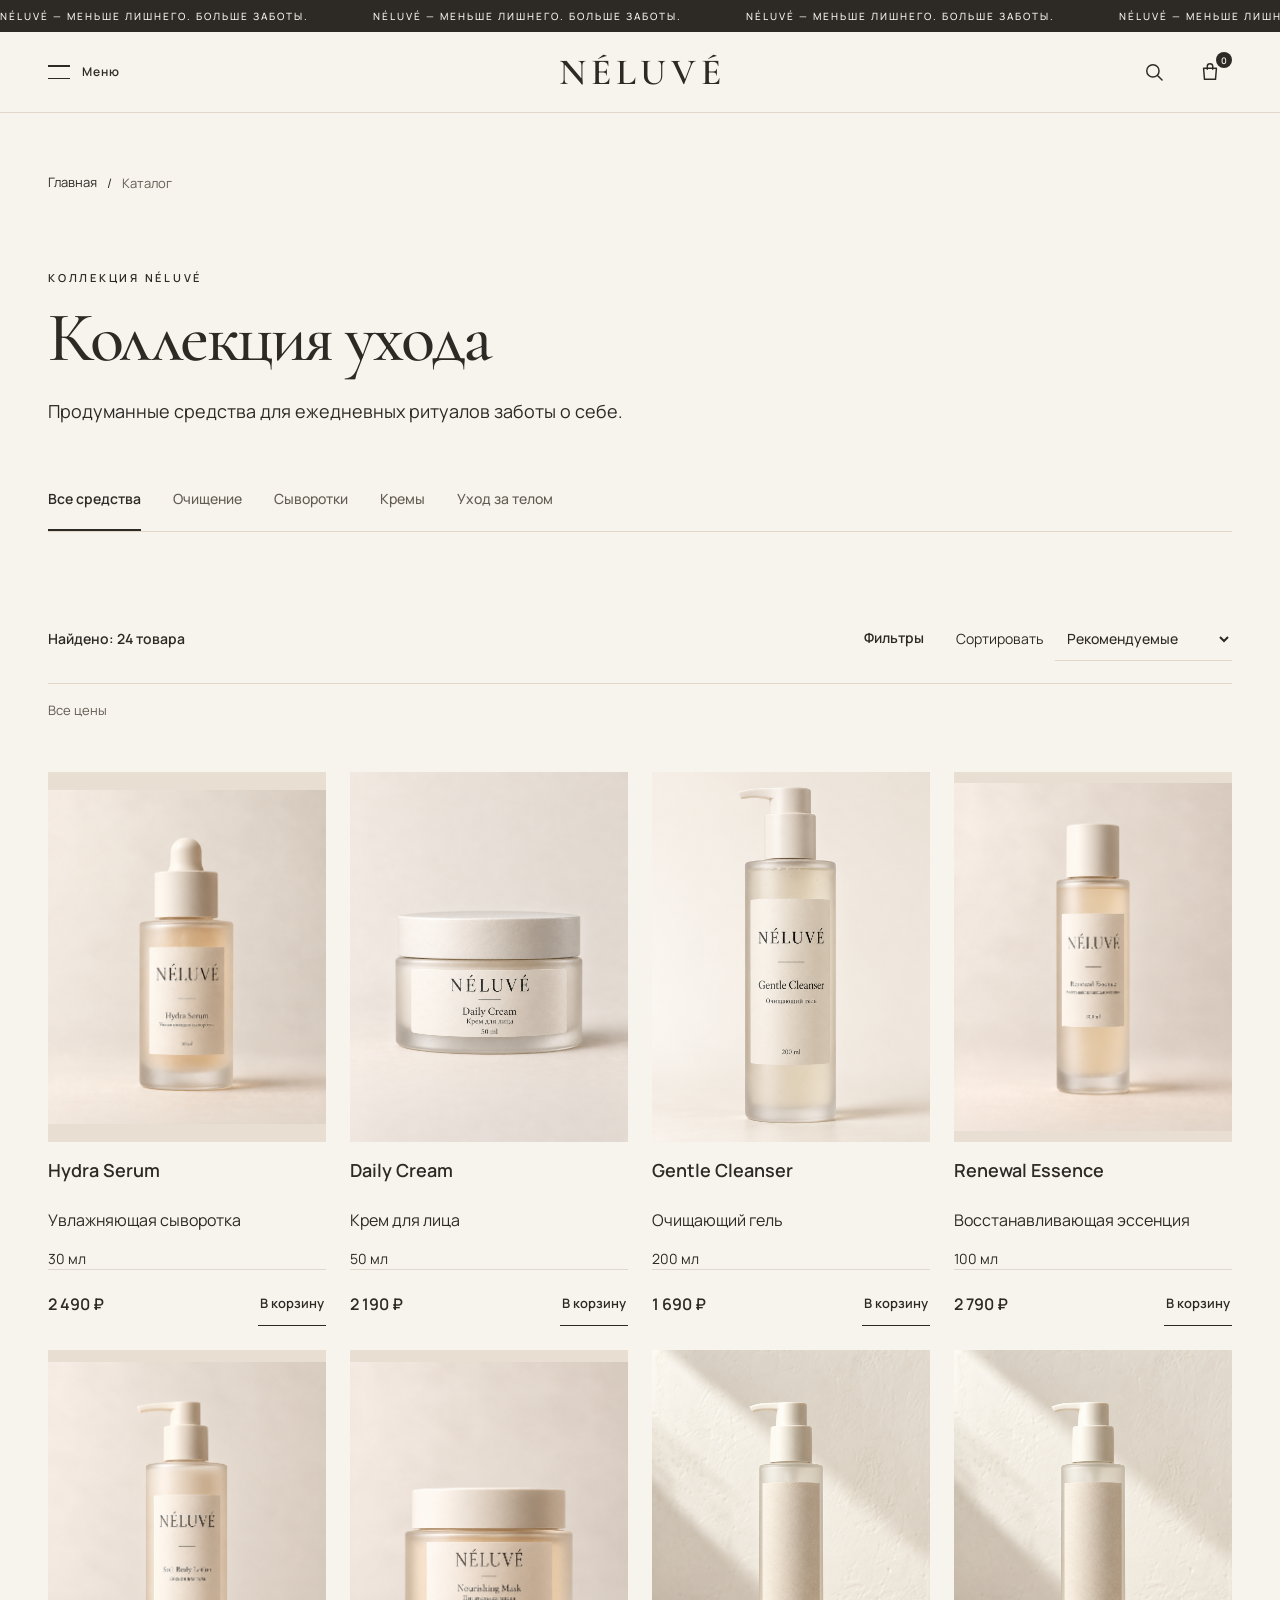
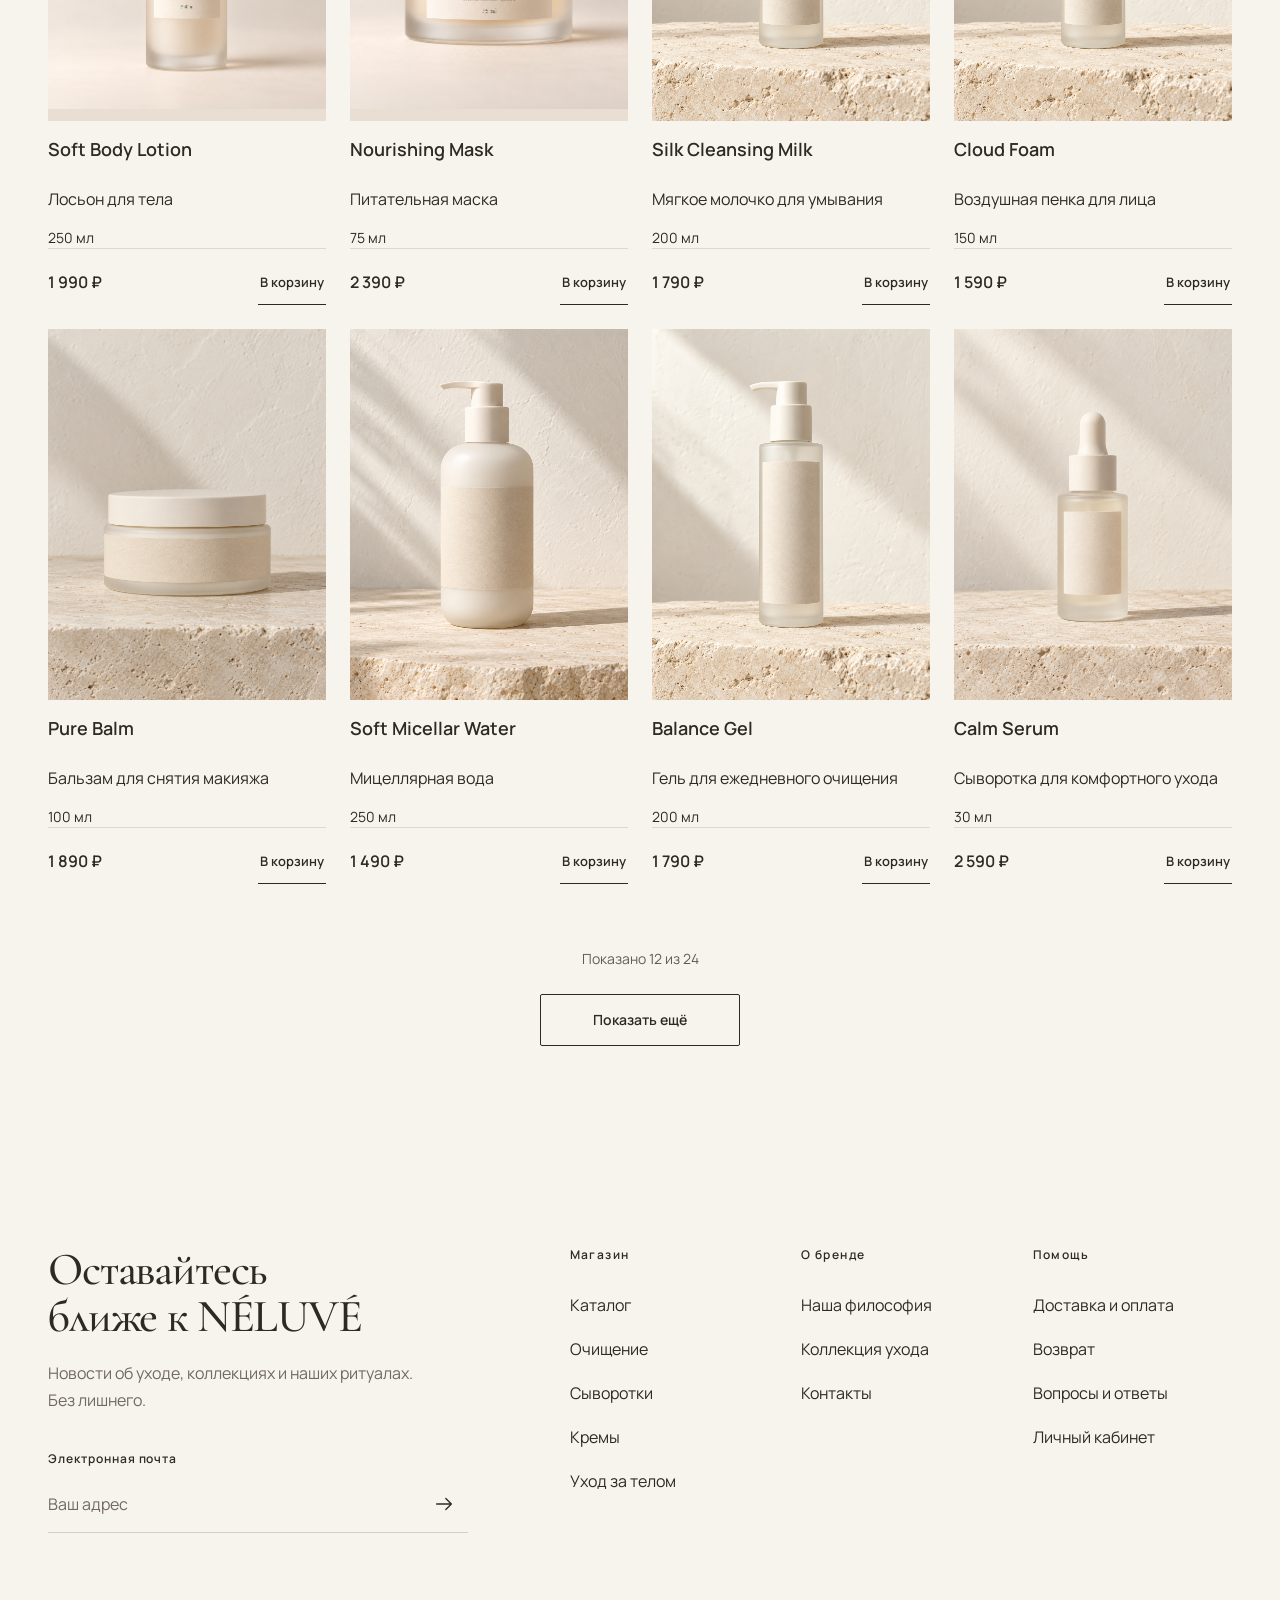
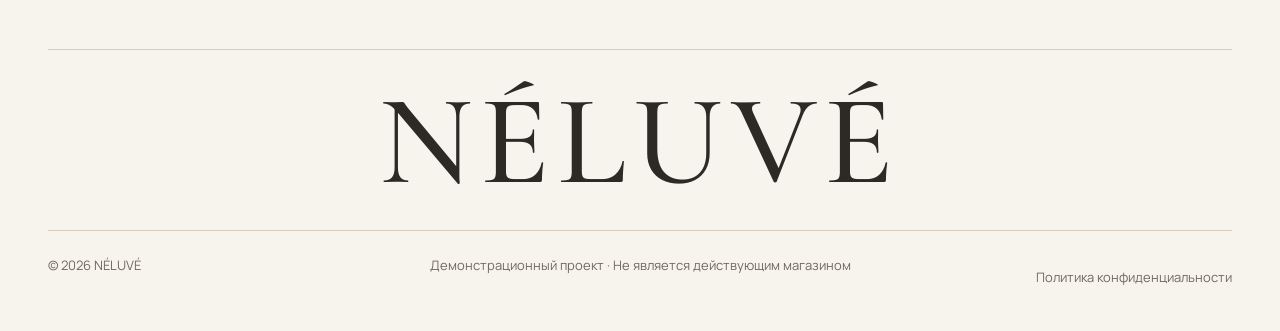
<file: shop.html>
<!doctype html>
<html lang="ru">
<head>
  <meta charset="utf-8">
  <link rel="icon" type="image/png" sizes="32x32" href="assets/favicon-32.png">
  <link rel="apple-touch-icon" href="assets/favicon-512.png">
  <meta name="viewport" content="width=device-width, initial-scale=1">
  <meta name="theme-color" content="#F7F4EE">
  <meta name="description" content="Коллекция ухода NÉLUVÉ — продуманные средства для ежедневных ритуалов заботы о себе.">
  <title>Коллекция ухода — NÉLUVÉ</title>
  <link rel="preload" href="assets/fonts/cormorant-500.ttf" as="font" type="font/ttf" crossorigin>
  <link rel="preload" href="assets/fonts/manrope-400.ttf" as="font" type="font/ttf" crossorigin>
  <style>
    /* OD-LAYOUT-PRIMITIVES v1 — structure only: display, flex/grid, overflow, wrapping, ratio.
       Put this @layer first; product CSS outside the layer always wins. */
    @layer od-layout {
      :where(.od-stack,.od-row,.od-row-top,.od-cluster,.od-grid,.od-field,.od-stat,.od-cell,.od-tile) > :where(*) { min-width: 0; }

      /* containers */
      .od-stack   { display: flex; flex-direction: column; gap: var(--od-gap, 8px); }
      .od-row     { display: flex; align-items: center; gap: var(--od-gap, 8px); }
      .od-row-top { display: flex; align-items: flex-start; gap: var(--od-gap, 8px); }
      .od-cluster { display: flex; flex-wrap: wrap; align-items: center; gap: var(--od-gap, 8px); }
      .od-fill    { flex: 1 1 0; min-width: 0; }
      .od-fixed   { flex: none; }
      .od-grid    { display: grid; gap: var(--od-gap, 12px); grid-template-columns: repeat(var(--od-cols, 3), minmax(0, 1fr)); }

      /* stacked information: each piece is its own line — never sibling inline spans */
      .od-stat, .od-field, .od-cell { display: grid; gap: var(--od-gap, 2px); }
      :where(.od-stat,.od-field,.od-cell) > :where(*) { display: block; }
      .od-tile { display: grid; grid-template-rows: auto 1fr; }
      :where(.od-tile) > :where(*) { display: block; }

      /* media keeps its intrinsic ratio by default; never a distorted or cropped
         cover by accident. height:auto lets the ratio win over an <img height="…">
         attribute. Cropping to a uniform box is an explicit opt-in: set --od-ratio
         AND add .od-media-cover together (per the core rule, only where a crop is
         deliberate — tile thumbs, decorative fills — never on full-frame content). */
      .od-media { display: block; width: 100%; height: auto; aspect-ratio: var(--od-ratio, auto); }
      .od-media-cover { object-fit: cover; }

      /* data text only — authored copy is rewritten to its budget instead */
      .od-truncate { display: block; max-width: 100%; overflow: hidden; white-space: nowrap; text-overflow: ellipsis; }
      .od-clamp-2, .od-clamp-3 { display: -webkit-box; -webkit-box-orient: vertical; overflow: hidden; overflow-wrap: anywhere; }
      .od-clamp-2 { -webkit-line-clamp: 2; }
      .od-clamp-3 { -webkit-line-clamp: 3; }
      .od-lines-2 { min-height: calc(2 * 1.4em); }
      .od-nowrap  { white-space: nowrap; }
      .od-keep    { word-break: keep-all; overflow-wrap: anywhere; }

      /* screen skeleton (optional): bars take their own space, the middle scrolls */
      .od-screen { display: grid; grid-template-rows: auto minmax(0, 1fr) auto; height: 100%; }
      .od-scroll { overflow-y: auto; overscroll-behavior: contain; min-height: 0; }

      /* horizontal rail: the next item peeks at the edge */
      .od-rail { display: flex; gap: var(--od-gap, 8px); overflow-x: auto; scroll-snap-type: x proximity; scrollbar-width: none;
                 padding-inline: var(--od-rail-pad, 16px); scroll-padding-inline: var(--od-rail-pad, 16px); }
      .od-rail::-webkit-scrollbar { display: none; }
      :where(.od-rail) > :where(*) { flex: none; scroll-snap-align: start; }
      :where(.od-rail) > :where(:last-child) { margin-inline-end: var(--od-rail-pad, 16px); }

      .od-spacer { flex: none; visibility: hidden; pointer-events: none; }
      .od-touch  { min-width: 44px; min-height: 44px; }
    }
    /* /OD-LAYOUT-PRIMITIVES v1 */
  </style>
  <link rel="stylesheet" href="styles.css">
  <link rel="stylesheet" href="shop.css">
  <script src="products.js" defer></script>
  <script src="app.js" defer></script>
  <script src="shop.js" defer></script>
</head>
<body>
  <!-- Announcement bar -->
  <div class="announcement" role="note" aria-label="NÉLUVÉ — МЕНЬШЕ ЛИШНЕГО. БОЛЬШЕ ЗАБОТЫ.">
    <div class="announcement__track" aria-hidden="true">
      <div class="announcement__group">
        <span>NÉLUVÉ — МЕНЬШЕ ЛИШНЕГО. БОЛЬШЕ ЗАБОТЫ.</span>
        <span>NÉLUVÉ — МЕНЬШЕ ЛИШНЕГО. БОЛЬШЕ ЗАБОТЫ.</span>
        <span>NÉLUVÉ — МЕНЬШЕ ЛИШНЕГО. БОЛЬШЕ ЗАБОТЫ.</span>
        <span>NÉLUVÉ — МЕНЬШЕ ЛИШНЕГО. БОЛЬШЕ ЗАБОТЫ.</span>
        <span>NÉLUVÉ — МЕНЬШЕ ЛИШНЕГО. БОЛЬШЕ ЗАБОТЫ.</span>
      </div>
      <div class="announcement__group">
        <span>NÉLUVÉ — МЕНЬШЕ ЛИШНЕГО. БОЛЬШЕ ЗАБОТЫ.</span>
        <span>NÉLUVÉ — МЕНЬШЕ ЛИШНЕГО. БОЛЬШЕ ЗАБОТЫ.</span>
        <span>NÉLUVÉ — МЕНЬШЕ ЛИШНЕГО. БОЛЬШЕ ЗАБОТЫ.</span>
        <span>NÉLUVÉ — МЕНЬШЕ ЛИШНЕГО. БОЛЬШЕ ЗАБОТЫ.</span>
        <span>NÉLUVÉ — МЕНЬШЕ ЛИШНЕГО. БОЛЬШЕ ЗАБОТЫ.</span>
      </div>
    </div>
  </div>

  <!-- Separate sticky header -->
  <header class="site-header" id="site-header">
    <div class="site-header__inner">
      <div class="site-header__left">
        <button class="icon-button menu-trigger od-touch" id="menu-button" type="button" aria-label="Открыть меню" aria-expanded="false" aria-controls="menu-drawer">
          <span class="menu-trigger__lines" aria-hidden="true"></span>
          <span class="menu-trigger__label">Меню</span>
        </button>
      </div>
      <a class="wordmark" href="index.html#top" aria-label="NÉLUVÉ — на главную">NÉLUVÉ</a>
      <div class="site-header__right">
        <button class="icon-button od-touch" id="search-button" type="button" aria-label="Открыть поиск" aria-expanded="false" aria-controls="search-panel">
          <svg viewBox="0 0 24 24" aria-hidden="true"><circle cx="10.8" cy="10.8" r="6.7"></circle><path d="m15.8 15.8 5 5"></path></svg>
        </button>
        <button class="icon-button od-touch" id="cart-button" type="button" aria-label="Корзина, 0 товаров">
          <svg viewBox="0 0 24 24" aria-hidden="true"><path d="M5 8h14l-1 12H6L5 8Z"></path><path d="M9 9V6a3 3 0 0 1 6 0v3"></path></svg>
          <span class="cart-count" aria-hidden="true">0</span>
        </button>
      </div>
    </div>

    <!-- Search input state -->
    <div class="search-panel" id="search-panel" hidden>
      <div class="search-panel__inner">
        <div class="search-panel__top">
          <label class="search-panel__label" for="search-input">Поиск по уходу</label>
          <button class="icon-button od-touch" id="search-close" type="button" aria-label="Закрыть поиск">
            <svg viewBox="0 0 24 24" aria-hidden="true"><path d="M5 5 19 19M19 5 5 19"></path></svg>
          </button>
        </div>
        <form class="search-panel__form" id="search-form" role="search">
          <input class="search-panel__input" id="search-input" name="s" type="search" autocomplete="off" placeholder="Например, сыворотка">
          <button class="search-panel__submit" type="submit">Искать</button>
        </form>
        <p class="search-panel__feedback" id="search-feedback" role="status" aria-live="polite"></p>
      </div>
    </div>
  </header>

  <!-- Slide-in navigation drawer -->
  <div class="drawer-backdrop" id="drawer-backdrop" hidden></div>
  <aside class="drawer" id="menu-drawer" role="dialog" aria-modal="true" aria-label="Меню NÉLUVÉ" hidden>
    <div class="drawer__top">
      <span class="drawer__caption">Меню</span>
      <button class="icon-button od-touch" id="drawer-close" type="button" aria-label="Закрыть меню">
        <svg viewBox="0 0 24 24" aria-hidden="true"><path d="M5 5 19 19M19 5 5 19"></path></svg>
      </button>
    </div>
    <div class="drawer__body">
      <nav class="drawer__primary" aria-label="Основная навигация">
        <details class="drawer__group" open>
          <summary class="drawer__summary">Каталог
            <svg class="drawer__chevron" viewBox="0 0 24 24" aria-hidden="true"><path d="m5 9 7 7 7-7"></path></svg>
          </summary>
          <div class="drawer__categories">
            <a class="drawer__category" href="shop.html?category=cleansing">Очищение</a>
            <a class="drawer__category" href="shop.html?category=serums">Сыворотки</a>
            <a class="drawer__category" href="shop.html?category=creams">Кремы</a>
            <a class="drawer__category" href="shop.html?category=body">Уход за телом</a>
          </div>
        </details>
        <a class="drawer__main-link" href="about.html">О бренде</a>
      </nav>
      <nav class="drawer__secondary" aria-label="Дополнительная навигация">
        <a href="delivery.html">Доставка и оплата</a>
        <a href="contact.html">Контакты</a>
        <a href="account/" data-future-link data-note="Личный кабинет появится в следующей версии сайта.">Личный кабинет</a>
      </nav>
    </div>
    <div class="drawer__footer" aria-hidden="true">NÉLUVÉ</div>
  </aside>

  <main class="shop-page" id="top">
    <section class="shop-intro shop-container" aria-labelledby="shop-title">
      <nav class="shop-breadcrumb" aria-label="Хлебные крошки">
        <a href="index.html">Главная</a>
        <span aria-hidden="true">/</span>
        <span aria-current="page">Каталог</span>
      </nav>
      <p class="shop-eyebrow">КОЛЛЕКЦИЯ NÉLUVÉ</p>
      <h1 class="shop-title" id="shop-title">Коллекция ухода</h1>
      <p class="shop-description">Продуманные средства для ежедневных ритуалов заботы о себе.</p>
      <nav class="shop-categories-nav od-rail" aria-label="Категории товаров" tabindex="0">
        <button class="shop-category is-active od-touch" type="button" data-category="all" aria-pressed="true">Все средства</button>
        <button class="shop-category od-touch" type="button" data-category="cleansing" aria-pressed="false">Очищение</button>
        <button class="shop-category od-touch" type="button" data-category="serums" aria-pressed="false">Сыворотки</button>
        <button class="shop-category od-touch" type="button" data-category="creams" aria-pressed="false">Кремы</button>
        <button class="shop-category od-touch" type="button" data-category="body" aria-pressed="false">Уход за телом</button>
      </nav>
    </section>

    <section class="shop-catalog shop-container" aria-label="Каталог средств">
      <div class="shop-toolbar">
        <p class="shop-toolbar__count" id="shop-result-count" role="status" aria-live="polite">Найдено: 24 товара</p>
        <div class="shop-toolbar__controls">
          <div class="shop-toolbar__filter-wrap">
            <button class="shop-filter-toggle od-touch" id="filter-toggle" type="button" aria-expanded="false" aria-controls="price-filter-panel">
              Фильтры <span class="shop-filter-badge" id="filter-badge" hidden>0</span>
            </button>
            <div class="filter-backdrop" id="filter-backdrop" hidden></div>
            <aside class="filter-panel" id="price-filter-panel" role="dialog" aria-modal="false" aria-labelledby="filter-title" hidden>
              <div class="filter-panel__header">
                <h2 class="filter-panel__title" id="filter-title">Фильтры</h2>
                <button class="icon-button od-touch" id="filter-close" type="button" aria-label="Закрыть фильтры">
                  <svg viewBox="0 0 24 24" aria-hidden="true"><path d="M5 5 19 19M19 5 5 19"></path></svg>
                </button>
              </div>
              <form class="filter-panel__form" id="filter-form" novalidate>
                <div class="filter-panel__price">
                  <p class="filter-panel__legend">Цена, ₽</p>
                  <div class="filter-panel__fields od-grid">
                    <div class="filter-panel__field">
                      <label for="price-min">От</label>
                      <input id="price-min" type="number" inputmode="numeric" min="0" step="1" placeholder="0" aria-describedby="filter-price-error">
                    </div>
                    <div class="filter-panel__field">
                      <label for="price-max">До</label>
                      <input id="price-max" type="number" inputmode="numeric" min="0" step="1" placeholder="5000" aria-describedby="filter-price-error">
                    </div>
                  </div>
                  <p class="filter-panel__error" id="filter-price-error" role="alert" aria-live="polite"></p>
                </div>
                <div class="filter-panel__actions">
                  <button class="filter-panel__reset" id="filter-reset" type="button">Сбросить</button>
                  <button class="filter-panel__apply" type="submit">Применить</button>
                </div>
              </form>
            </aside>
          </div>
          <div class="shop-sort">
            <label for="sort-select">Сортировать</label>
            <select id="sort-select">
              <option value="recommended">Рекомендуемые</option>
              <option value="price-asc">Сначала дешевле</option>
              <option value="price-desc">Сначала дороже</option>
              <option value="name">По названию</option>
            </select>
          </div>
        </div>
      </div>
      <p class="shop-filter-summary" id="filter-summary">Все цены</p>

      <div class="shop-results">
        <div class="shop-grid od-grid" id="shop-grid" aria-label="Товары"></div>
        <div class="shop-empty" id="shop-empty" hidden>
          <h2>Средства не найдены</h2>
          <p>Попробуйте изменить категорию или диапазон цен.</p>
          <button id="empty-reset" type="button">Сбросить фильтры</button>
        </div>
        <div class="shop-more">
          <p class="shop-shown-count" id="shop-shown-count" role="status" aria-live="polite">Показано 12 из 24</p>
          <button class="shop-load-more" id="load-more" type="button">Показать ещё</button>
        </div>
      </div>
      <p class="visually-hidden" id="cart-feedback" role="status" aria-live="polite"></p>
    </section>
  </main>
  <footer class="site-footer" aria-label="Подвал сайта">
    <div class="site-footer__inner">
      <div class="site-footer__top">
        <section class="site-footer__newsletter" aria-labelledby="footer-newsletter-title">
          <h2 class="site-footer__heading" id="footer-newsletter-title">Оставайтесь ближе к NÉLUVÉ</h2>
          <p class="site-footer__description">Новости об уходе, коллекциях и наших ритуалах. Без лишнего.</p>
          <form class="site-footer__form" id="newsletter-form" novalidate>
            <label class="site-footer__label" for="newsletter-email">Электронная почта</label>
            <div class="site-footer__field">
              <input class="site-footer__input" id="newsletter-email" type="email" inputmode="email" autocomplete="email" placeholder="Ваш адрес" aria-describedby="newsletter-status" required>
              <button class="site-footer__submit" type="submit" aria-label="Отправить адрес для подписки">
                <svg viewBox="0 0 24 24" aria-hidden="true" focusable="false"><path d="M4 12h16m-6-6 6 6-6 6"></path></svg>
              </button>
            </div>
            <p class="site-footer__status" id="newsletter-status" role="status" aria-live="polite"></p>
          </form>
        </section>

        <nav class="site-footer__navigation" aria-label="Навигация в подвале">
          <div class="site-footer__nav-group">
            <h3 class="site-footer__nav-title">Магазин</h3>
            <ul class="site-footer__links">
              <li><a href="shop.html">Каталог</a></li>
              <li><a href="shop.html?category=cleansing">Очищение</a></li>
              <li><a href="shop.html?category=serums">Сыворотки</a></li>
              <li><a href="shop.html?category=creams">Кремы</a></li>
              <li><a href="shop.html?category=body">Уход за телом</a></li>
            </ul>
          </div>
          <div class="site-footer__nav-group">
            <h3 class="site-footer__nav-title">О бренде</h3>
            <ul class="site-footer__links">
              <li><a href="about.html#philosophy">Наша философия</a></li>
              <li><a href="shop.html">Коллекция ухода</a></li>
              <li><a href="contact.html">Контакты</a></li>
            </ul>
          </div>
          <div class="site-footer__nav-group">
            <h3 class="site-footer__nav-title">Помощь</h3>
            <ul class="site-footer__links">
              <li><a href="delivery.html">Доставка и оплата</a></li>
              <li><a href="returns.html">Возврат</a></li>
              <li><a href="faq.html">Вопросы и ответы</a></li>
              <li><a href="#" data-future-link>Личный кабинет</a></li>
            </ul>
          </div>
        </nav>
      </div>

      <div class="site-footer__brand"><span class="site-footer__wordmark">NÉLUVÉ</span></div>

      <div class="site-footer__bottom">
        <p>© 2026 NÉLUVÉ</p>
        <p class="site-footer__legal">Демонстрационный проект · Не является действующим магазином</p>
        <a class="site-footer__policy" href="#" data-future-link data-note="Политика конфиденциальности будет доступна при запуске магазина.">Политика конфиденциальности</a>
      </div>
    </div>
  </footer>

  <template id="shop-product-template">
    <article class="product-card od-tile">
      <a class="shop-product__image-button product-card__image-link" href="product.html?id=hydra-serum" data-product-open>
        <img class="product-card__image od-media" alt="" width="1086" height="1448" loading="lazy" decoding="async">
      </a>
      <div class="product-card__body">
        <h3 class="product-card__name"><a class="shop-product__name-button product-card__name-link" href="product.html?id=hydra-serum" data-product-open></a></h3>
        <p class="product-card__description"></p>
        <p class="product-card__volume"></p>
        <div class="product-card__purchase">
          <span class="product-card__price od-nowrap"></span>
          <button class="product-card__add" type="button">В корзину</button>
        </div>
      </div>
    </article>
  </template>

  <div class="prototype-note" id="prototype-note" role="status" aria-live="polite" hidden></div>
</body>
</html>
</file>
<file: styles.css>
@font-face {
  font-family: "Cormorant Garamond";
  src: url("assets/fonts/cormorant-500.ttf") format("truetype");
  font-style: normal;
  font-weight: 500;
  font-display: swap;
}
@font-face {
  font-family: "Cormorant Garamond";
  src: url("assets/fonts/cormorant-600.ttf") format("truetype");
  font-style: normal;
  font-weight: 600;
  font-display: swap;
}
@font-face {
  font-family: Manrope;
  src: url("assets/fonts/manrope-400.ttf") format("truetype");
  font-style: normal;
  font-weight: 400;
  font-display: swap;
}
@font-face {
  font-family: Manrope;
  src: url("assets/fonts/manrope-500.ttf") format("truetype");
  font-style: normal;
  font-weight: 500;
  font-display: swap;
}
@font-face {
  font-family: Manrope;
  src: url("assets/fonts/manrope-600.ttf") format("truetype");
  font-style: normal;
  font-weight: 600;
  font-display: swap;
}

:root {
  color-scheme: light;
  --color-ivory: #f7f4ee;
  --color-linen: #e8ded1;
  --color-sand: #c3b4a4;
  --color-sage: #8c9485;
  --color-ink: #2d2a26;
  --color-border: #e0d8cd;
  --font-display: "Cormorant Garamond", Georgia, serif;
  --font-body: Manrope, system-ui, sans-serif;
  --space-1: 4px;
  --space-2: 8px;
  --space-3: 12px;
  --space-4: 16px;
  --space-5: 20px;
  --space-6: 24px;
  --space-8: 32px;
  --space-10: 40px;
  --space-12: 48px;
  --space-16: 64px;
  --space-18: 72px;
  --motion-fast: 180ms;
  --motion-drawer: 420ms;
  --hero-image-desktop: url("assets/neluve-hero.png");
  --hero-image-mobile: url("assets/neluve-hero.png");
}

* { box-sizing: border-box; }
html { scroll-behavior: smooth; }
body {
  margin: 0;
  min-width: 320px;
  background: var(--color-ivory);
  color: var(--color-ink);
  font: 400 16px/1.6 var(--font-body);
  -webkit-font-smoothing: antialiased;
}
body.menu-open { overflow: hidden; }
button, input { font: inherit; }
button { cursor: pointer; }
a { color: inherit; }
button:focus-visible, a:focus-visible, input:focus-visible, summary:focus-visible {
  outline: 2px solid var(--color-ink);
  outline-offset: 3px;
}
[hidden] { display: none !important; }

/* Announcement bar */
.announcement {
  height: 32px;
  display: flex;
  align-items: center;
  overflow: hidden;
  background: var(--color-ink);
  color: var(--color-ivory);
}
.announcement__track {
  display: flex;
  flex: none;
  width: max-content;
  animation: marquee 38s linear infinite;
}
.announcement__group {
  display: flex;
  flex: none;
  align-items: center;
}
.announcement__group span {
  flex: none;
  padding-right: 64px;
  white-space: nowrap;
  font-size: 10px;
  font-weight: 500;
  letter-spacing: .2em;
  line-height: 1;
}
.announcement:hover .announcement__track { animation-play-state: paused; }
@keyframes marquee { to { transform: translateX(-50%); } }

/* Header and search */
.site-header {
  position: sticky;
  top: 0;
  z-index: 30;
  background: var(--color-ivory);
  border-bottom: 1px solid var(--color-border);
}
.site-header__inner {
  height: 80px;
  padding-inline: 48px;
  display: grid;
  grid-template-columns: minmax(0, 1fr) auto minmax(0, 1fr);
  align-items: center;
}
.site-header__left, .site-header__right {
  display: flex;
  align-items: center;
}
.site-header__right { justify-content: flex-end; gap: 12px; }
.icon-button {
  width: 44px;
  height: 44px;
  flex: none;
  display: inline-grid;
  place-items: center;
  position: relative;
  border: 0;
  padding: 0;
  background: transparent;
  color: var(--color-ink);
  transition: opacity var(--motion-fast) ease;
}
.icon-button svg { display: block; width: 22px; height: 22px; fill: none; stroke: currentColor; stroke-width: 1.6; stroke-linecap: round; stroke-linejoin: round; }
.menu-trigger { width: auto; min-width: 44px; gap: 12px; display: inline-flex; align-items: center; }
.menu-trigger__lines { width: 22px; height: 14px; display: grid; align-content: space-between; }
.menu-trigger__lines::before, .menu-trigger__lines::after { content: ""; display: block; width: 22px; height: 1.5px; background: currentColor; }
.menu-trigger__label {
  display: block;
  font-size: 12px;
  font-weight: 600;
  letter-spacing: .08em;
}
.wordmark {
  display: block;
  text-decoration: none;
  white-space: nowrap;
  font: 600 37px/1 var(--font-display);
  letter-spacing: .13em;
  padding-left: .13em;
}
.cart-count {
  position: absolute;
  top: 2px;
  right: 0;
  display: grid;
  place-items: center;
  min-width: 16px;
  height: 16px;
  padding-inline: 2px;
  border-radius: 50%;
  background: var(--color-ink);
  color: var(--color-ivory);
  font-size: 9px;
  font-weight: 600;
  line-height: 1;
}
.search-panel {
  position: absolute;
  top: 100%;
  left: 0;
  width: 100%;
  background: var(--color-ivory);
  border-bottom: 1px solid var(--color-border);
}
.search-panel__inner { max-width: 900px; margin: 0 auto; padding: 28px 48px 32px; }
.search-panel__top { display: flex; justify-content: space-between; align-items: center; gap: 16px; }
.search-panel__label { display: block; font-size: 13px; font-weight: 600; letter-spacing: .06em; }
.search-panel__form { display: flex; align-items: stretch; gap: 16px; margin-top: 12px; }
.search-panel__input {
  flex: 1 1 auto;
  min-width: 0;
  border: 0;
  border-bottom: 1px solid var(--color-ink);
  border-radius: 0;
  padding: 8px 0;
  background: transparent;
  color: var(--color-ink);
  font-size: 18px;
}
.search-panel__input::placeholder { color: #71695f; opacity: 1; }
.search-panel__submit { border: 0; border-bottom: 1px solid var(--color-ink); padding: 8px 0; background: transparent; color: var(--color-ink); font-size: 13px; font-weight: 600; }
.search-panel__feedback { min-height: 24px; margin: 12px 0 0; font-size: 13px; }

/* Drawer */
.drawer-backdrop {
  position: fixed;
  inset: 0;
  z-index: 50;
  background: rgba(27, 25, 22, .52);
  opacity: 0;
  transition: opacity var(--motion-drawer) ease;
}
.drawer-backdrop.is-open { opacity: 1; }
.drawer {
  position: fixed;
  inset: 0 auto 0 0;
  z-index: 51;
  width: min(440px, calc(100vw - 24px));
  height: 100vh;
  height: 100dvh;
  display: flex;
  flex-direction: column;
  padding: 32px 48px 40px;
  background: var(--color-ivory);
  transform: translateX(-100%);
  transition: transform var(--motion-drawer) cubic-bezier(.22, 1, .36, 1);
}
.drawer.is-open { transform: translateX(0); }
.drawer__top { display: flex; align-items: center; justify-content: space-between; gap: 16px; }
.drawer__caption { font-size: 11px; font-weight: 600; letter-spacing: .18em; text-transform: uppercase; }
.drawer__body { flex: 1; min-height: 0; overflow-y: auto; padding-top: 44px; scrollbar-width: none; -ms-overflow-style: none; }
.drawer__body::-webkit-scrollbar { display: none; }
.drawer__primary { display: grid; gap: 14px; }
.drawer__group { border: 0; }
.drawer__summary, .drawer__main-link {
  width: 100%;
  display: flex;
  align-items: center;
  min-height: 44px;
  justify-content: space-between;
  gap: 16px;
  color: var(--color-ink);
  text-decoration: none;
  font: 500 46px/1.02 var(--font-display);
  letter-spacing: -.025em;
}
.drawer__summary { cursor: pointer; list-style: none; }
.drawer__summary::-webkit-details-marker { display: none; }
.drawer__chevron { width: 18px; height: 18px; flex: none; fill: none; stroke: currentColor; stroke-width: 1.4; transition: transform 360ms cubic-bezier(.22, 1, .36, 1); }
.drawer__group[open]:not(.is-closing) .drawer__chevron { transform: rotate(180deg); }
.drawer__categories { display: grid; gap: 0; padding: 16px 0 8px 24px; }
.drawer__category { display: flex; align-items: center; min-height: 44px; color: var(--color-ink); text-decoration: none; font: 500 30px/1.16 var(--font-display); }
.drawer__secondary { display: grid; gap: 0; margin-top: 44px; padding-top: 28px; border-top: 1px solid var(--color-border); }
.drawer__secondary a { display: flex; align-items: center; min-height: 44px; width: fit-content; color: var(--color-ink); text-decoration: none; font-size: 13px; font-weight: 500; }
.drawer__footer { padding-top: 28px; font: 500 28px/1 var(--font-display); letter-spacing: .1em; }

/* Hero */
.hero {
  min-height: 650px;
  display: grid;
  grid-template-columns: minmax(0, 42fr) minmax(0, 58fr);
}
.hero__copy {
  min-width: 0;
  min-height: 650px;
  display: flex;
  align-items: center;
  padding: 72px;
  background: var(--color-linen);
}
.hero__content { width: 100%; max-width: 460px; }
.hero__eyebrow { margin: 0 0 28px; font-size: 11px; font-weight: 600; letter-spacing: .25em; line-height: 1.5; }
.hero__title { margin: 0; font: 500 clamp(64px, 5.28vw, 80px)/.96 var(--font-display); letter-spacing: -.04em; text-wrap: balance; }
.hero__description { max-width: 360px; margin: 28px 0 0; font-size: 16px; line-height: 1.7; }
.hero__action { margin-top: 36px; }
.button-primary {
  min-height: 54px;
  display: inline-flex;
  align-items: center;
  justify-content: center;
  padding: 0 28px;
  border: 1px solid var(--color-ink);
  border-radius: 2px;
  background: var(--color-ink);
  color: var(--color-ivory);
  text-decoration: none;
  font-size: 13px;
  font-weight: 600;
  white-space: nowrap;
  transition: background var(--motion-fast) ease, border-color var(--motion-fast) ease;
}
.hero__media {
  min-width: 0;
  min-height: 650px;
  background-color: #d6c5af;
  background-image: var(--hero-image-desktop);
  background-size: cover;
  background-position: 51% 50%;
}
.prototype-note {
  position: fixed;
  right: 24px;
  bottom: 24px;
  z-index: 70;
  max-width: min(360px, calc(100vw - 48px));
  padding: 16px 20px;
  border-radius: 2px;
  background: var(--color-ink);
  color: var(--color-ivory);
  font-size: 13px;
  line-height: 1.5;
}

@media (hover: hover) {
  .icon-button:hover { opacity: .66; }
  .drawer__summary:hover, .drawer__main-link:hover, .drawer__category:hover, .drawer__secondary a:hover { color: #575148; }
  .button-primary:hover { background: #48433d; border-color: #48433d; }
  .search-panel__submit:hover { border-bottom-color: var(--color-sage); }
}

@media (max-width: 1023px) {
  .site-header__inner { padding-inline: 28px; }
  .hero { grid-template-columns: minmax(0, 46fr) minmax(0, 54fr); }
  .hero__copy, .hero__media { min-height: 600px; }
  .hero__copy { padding: 48px 36px; }
  .hero__title { font-size: clamp(54px, 6.5vw, 68px); }
}

@media (min-width: 701px) and (max-width: 900px) {
  .hero { min-height: 0; display: flex; flex-direction: column; }
  .hero__copy { min-height: 0; padding: 56px clamp(40px, 6vw, 64px); }
  .hero__content { max-width: 600px; }
  .hero__title { font-size: clamp(56px, 7vw, 68px); }
  .hero__description { max-width: 460px; }
  .hero__media {
    width: 100%;
    min-height: 0;
    aspect-ratio: 3 / 2;
    background-position: 50% 50%;
  }
}

@media (max-width: 700px) {
  .announcement { height: 28px; }
  .announcement__group span { padding-right: 48px; font-size: 10px; font-weight: 600; letter-spacing: .16em; }
  .site-header__inner { height: 64px; padding-inline: 20px; }
  .site-header__right { gap: 8px; }
  .menu-trigger__label { display: none; }
  .wordmark { font-size: 30px; letter-spacing: .1em; padding-left: .1em; }
  .cart-count { right: 0; }
  .search-panel__inner { padding: 20px 24px 24px; }
  .search-panel__form { gap: 12px; }
  .search-panel__input { font-size: 16px; }
  .drawer { padding: 20px 24px 32px; }
  .drawer__body { padding-top: 36px; }
  .drawer__summary, .drawer__main-link { font-size: 43px; }
  .drawer__category { font-size: 29px; }
  .drawer__secondary { margin-top: 36px; }
  .hero { display: flex; flex-direction: column; }
  .hero__copy { min-height: 0; padding: 48px 24px 48px; }
  .hero__content { max-width: 420px; }
  .hero__eyebrow { margin-bottom: 20px; font-size: 10px; }
  .hero__title { max-width: 400px; font-size: clamp(44px, 11.3vw, 52px); line-height: .98; }
  .hero__description { max-width: 330px; margin-top: 22px; line-height: 1.6; }
  .hero__action { margin-top: 28px; }
  .hero__media {
    width: 100%;
    min-height: 0;
    aspect-ratio: 390 / 400;
    background-image: var(--hero-image-mobile);
    background-position: 50% 54%;
  }
}

@media (max-width: 374px) {
  .wordmark {
    font-size: clamp(23px, calc(11.11vw - 12.55px), 29px);
    letter-spacing: .04em;
    padding-left: .04em;
  }
}

@media (max-width: 339px) {
  .site-header__inner { padding-inline: 16px; }
}

@media (prefers-reduced-motion: reduce) {
  html { scroll-behavior: auto; }
  .announcement__track { animation: none; }
  .drawer, .drawer-backdrop, .icon-button, .drawer__chevron, .button-primary { transition: none; }
}

/* Bestsellers carousel */
.bestsellers {
  overflow: hidden;
  background: var(--color-ivory);
  border-top: 1px solid var(--color-border);
}
.bestsellers__inner {
  max-width: 1536px;
  margin-inline: auto;
  padding: 96px 48px 112px;
}
.bestsellers__header {
  display: flex;
  align-items: flex-end;
  justify-content: space-between;
  gap: 32px;
  margin-bottom: 40px;
}
.bestsellers__eyebrow {
  margin: 0 0 16px;
  font-size: 11px;
  font-weight: 600;
  letter-spacing: .25em;
  line-height: 1.5;
}
.bestsellers__title {
  margin: 0;
  font: 500 clamp(48px, 4.2vw, 64px)/1 var(--font-display);
  letter-spacing: -.035em;
}
.bestsellers__controls { display: flex; flex: none; gap: 8px; }
.bestsellers__counter { display: none; }
.bestsellers__arrow {
  width: 48px;
  height: 48px;
  display: grid;
  place-items: center;
  padding: 0;
  border: 1px solid var(--color-border);
  border-radius: 2px;
  background: transparent;
  color: var(--color-ink);
  transition: opacity var(--motion-fast) ease;
}
.bestsellers__arrow svg {
  width: 20px;
  height: 20px;
  fill: none;
  stroke: currentColor;
  stroke-width: 1.5;
  stroke-linecap: round;
  stroke-linejoin: round;
}
.bestsellers__arrow:disabled { opacity: .35; cursor: not-allowed; }
.bestsellers__track {
  --carousel-gap: 24px;
  --od-gap: var(--carousel-gap);
  --od-rail-pad: 0px;
  align-items: stretch;
  scroll-snap-type: x mandatory;
  scroll-behavior: smooth;
  overscroll-behavior-x: contain;
}
.bestsellers__track:focus-visible {
  outline: 2px solid var(--color-ink);
  outline-offset: -2px;
}
.product-card {
  flex: 0 0 calc((100% - var(--space-18)) / 4);
  min-width: 0;
  color: var(--color-ink);
}
.product-card__image {
  aspect-ratio: 3 / 4;
  object-fit: contain;
  background: var(--color-linen);
  transition: transform var(--motion-fast) ease;
}
.product-card__image-link, .product-card__name-link {
  display: block;
  color: inherit;
  text-decoration: none;
}
.product-card__image-link:focus-visible, .product-card__name-link:focus-visible {
  outline: 2px solid var(--color-ink);
  outline-offset: 3px;
}
.product-card__body {
  display: flex;
  flex-direction: column;
  padding-top: 18px;
}
.product-card__name {
  margin: 0;
  font: 600 18px/1.4 var(--font-body);
}
.product-card__description {
  min-height: 48px;
  margin: 6px 0 0;
  font-size: 16px;
  line-height: 1.5;
}
.product-card__volume {
  margin: 18px 0 0;
  font-size: 14px;
  line-height: 1.5;
}
.product-card__purchase {
  display: flex;
  align-items: center;
  justify-content: space-between;
  gap: 8px;
  margin-top: 12px;
  padding-top: 12px;
  border-top: 1px solid var(--color-border);
}
.product-card__price {
  display: block;
  font-size: 16px;
  font-weight: 600;
  white-space: nowrap;
}
.product-card__add {
  min-height: 44px;
  flex: none;
  display: inline-flex;
  align-items: center;
  padding: 0 2px;
  border: 0;
  border-bottom: 1px solid var(--color-ink);
  border-radius: 0;
  background: transparent;
  color: var(--color-ink);
  font-size: 13px;
  font-weight: 600;
  white-space: nowrap;
  transition: transform var(--motion-fast) ease;
}
.product-card__add.is-added { border-bottom-width: 2px; }
.visually-hidden {
  position: absolute;
  width: 1px;
  height: 1px;
  padding: 0;
  margin: -1px;
  overflow: hidden;
  clip: rect(0, 0, 0, 0);
  white-space: nowrap;
  border: 0;
}
@media (hover: hover) {
  .bestsellers__arrow:not(:disabled):hover { background: var(--color-linen); }
  .product-card:hover .product-card__image { transform: translateY(-4px); }
  .product-card__add:hover { transform: translateY(-2px); }
}
@media (min-width: 1024px) and (max-width: 1199px) {
  .product-card { flex-basis: calc((100% - var(--space-12)) / 3); }
}
@media (min-width: 701px) and (max-width: 1023px) {
  .bestsellers__inner { padding: 80px 28px 96px; }
  .bestsellers__track { --carousel-gap: 20px; }
  .product-card { flex-basis: calc((100% - var(--space-5)) / 2); }
}
@media (max-width: 700px) {
  .bestsellers__inner { padding: 64px 24px 72px; }
  .bestsellers__header { display: block; margin-bottom: 28px; }
  .bestsellers__eyebrow { font-size: 10px; margin-bottom: 12px; }
  .bestsellers__title { font-size: clamp(42px, 11vw, 52px); }
  .bestsellers__controls { justify-content: flex-end; margin-top: 24px; }
  .bestsellers__track { --carousel-gap: 16px; }
  .product-card { flex-basis: calc(83.333vw - 53.333px); }
  .product-card__body { padding-top: 16px; }
}
@media (max-width: 600px) {
  .bestsellers__inner {
    display: grid;
    grid-template-columns: minmax(0, 1fr) auto;
    grid-template-areas: "intro intro" "track track" "counter controls";
    padding: 64px 20px 72px;
  }
  .bestsellers__header { display: contents; }
  .bestsellers__header > div:first-child {
    grid-area: intro;
    min-width: 0;
    margin-bottom: 24px;
  }
  .bestsellers__track {
    grid-area: track;
    min-width: 0;
    --carousel-gap: 14px;
  }
  .bestsellers__counter {
    grid-area: counter;
    display: flex;
    align-items: center;
    gap: 6px;
    margin: 20px 0 0;
    color: var(--color-ink);
    font-size: 13px;
    font-weight: 600;
    letter-spacing: .08em;
    line-height: 1;
    opacity: .72;
  }
  .bestsellers__controls {
    grid-area: controls;
    margin: 20px 0 0;
    justify-content: flex-end;
  }
  .product-card { flex-basis: 100%; }
  .product-card__body { display: block; padding-top: 16px; }
  .product-card__name { margin-bottom: 4px; }
  .product-card__description {
    display: inline;
    min-height: 0;
    margin: 0;
  }
  .product-card__volume {
    display: inline;
    margin: 0;
    font-size: 16px;
    white-space: nowrap;
  }
  .product-card__volume::before { content: " · "; white-space: pre; }
  .product-card__purchase { margin-top: 12px; padding-top: 8px; }
}
@media (prefers-reduced-motion: reduce) {
  .bestsellers__track { scroll-behavior: auto; }
  .bestsellers__arrow, .product-card__image, .product-card__add { transition: none; }
}

/* Shop by category */
.shop-categories { background: var(--color-ivory); }
.shop-categories__inner {
  max-width: 1536px;
  margin-inline: auto;
  padding: 0 48px 112px;
}
.shop-categories__eyebrow {
  margin: 0 0 16px;
  font-size: 11px;
  font-weight: 600;
  letter-spacing: .25em;
  line-height: 1.5;
}
.shop-categories__title {
  margin: 0 0 40px;
  font: 500 clamp(48px, 4.2vw, 64px)/1 var(--font-display);
  letter-spacing: -.035em;
}
.shop-categories__grid {
  display: grid;
  grid-template-columns: repeat(2, minmax(0, 1fr));
  gap: 32px;
}
.category-card {
  min-width: 0;
  color: var(--color-ink);
  text-decoration: none;
}
.category-card__media {
  display: block;
  overflow: hidden;
  background: var(--color-linen);
}
.category-card__image {
  --od-ratio: 4 / 3;
  transition: transform 300ms ease-out;
}
.category-card__body { padding-top: 16px; }
.category-card__heading {
  display: flex;
  align-items: center;
  justify-content: space-between;
  gap: 16px;
}
.category-card__name {
  min-width: 0;
  margin: 0;
  font: 500 44px/1.05 var(--font-display);
  letter-spacing: -.025em;
}
.category-card__arrow {
  display: grid;
  flex: none;
  place-items: center;
  width: 24px;
  height: 24px;
}
.category-card__arrow svg {
  display: block;
  width: 22px;
  height: 22px;
  fill: none;
  stroke: currentColor;
  stroke-width: 1.5;
  stroke-linecap: round;
  stroke-linejoin: round;
}
.category-card__description {
  margin: 8px 0 0;
  font: 400 16px/1.6 var(--font-body);
}
@media (hover: hover) {
  .category-card:hover .category-card__image { transform: scale(1.025); }
}
@media (min-width: 701px) and (max-width: 1023px) {
  .shop-categories__inner { padding: 0 28px 96px; }
  .shop-categories__grid { gap: 24px; }
  .shop-categories__title { font-size: 52px; }
  .category-card__name { font-size: 38px; }
}
@media (max-width: 700px) {
  .shop-categories__inner { padding: 0 24px 80px; }
  .shop-categories__grid { grid-template-columns: minmax(0, 1fr); gap: 40px; }
  .shop-categories__eyebrow { font-size: 10px; margin-bottom: 12px; }
  .shop-categories__title { margin-bottom: 28px; font-size: clamp(42px, 11vw, 52px); }
  .category-card__image { --od-ratio: 16 / 10; }
  .category-card__name { font-size: 36px; }
}
@media (max-width: 600px) {
  .shop-categories__inner { padding-inline: 20px; }
}
@media (prefers-reduced-motion: reduce) {
  .category-card__image { transition: none; }
}

/* Brand philosophy */
.brand-philosophy {
  display: grid;
  grid-template-columns: minmax(0, 52fr) minmax(0, 48fr);
  height: 600px;
  background: var(--color-linen);
}
.brand-philosophy__media {
  min-width: 0;
  min-height: 0;
  overflow: hidden;
  background: var(--color-sand);
}
.brand-philosophy__image {
  display: block;
  width: 100%;
  height: 100%;
  object-fit: cover;
  object-position: center;
}
.brand-philosophy__panel {
  min-width: 0;
  display: flex;
  align-items: center;
  padding: var(--space-18);
  background: var(--color-linen);
}
.brand-philosophy__content { max-width: 480px; }
.brand-philosophy__eyebrow {
  margin: 0 0 var(--space-6);
  font: 600 11px/1.5 var(--font-body);
  letter-spacing: .25em;
}
.brand-philosophy__title {
  margin: 0 0 var(--space-6);
  font: 500 clamp(56px, 5vw, 72px)/.98 var(--font-display);
  letter-spacing: -.035em;
  text-wrap: balance;
}
.brand-philosophy__text {
  max-width: 440px;
  margin: 0 0 var(--space-4);
  font: 400 16px/1.7 var(--font-body);
}
.brand-philosophy__text:last-of-type { margin-bottom: var(--space-8); }
.brand-philosophy__link {
  min-height: 44px;
  width: fit-content;
  display: inline-flex;
  align-items: center;
  gap: var(--space-2);
  border-bottom: 1px solid var(--color-ink);
  color: var(--color-ink);
  text-decoration: none;
  font: 600 13px/1.4 var(--font-body);
  white-space: nowrap;
}
.brand-philosophy__arrow {
  display: block;
  font-size: 18px;
  font-weight: 400;
  transition: transform var(--motion-fast) ease-out;
}
@media (hover: hover) {
  .brand-philosophy__link:hover .brand-philosophy__arrow { transform: translateX(4px); }
}
@media (min-width: 901px) and (max-width: 1199px) {
  .brand-philosophy__panel { padding: var(--space-12); }
  .brand-philosophy__title { font-size: clamp(52px, 5vw, 60px); }
}
@media (max-width: 900px) {
  .brand-philosophy { height: auto; grid-template-columns: minmax(0, 1fr); }
  .brand-philosophy__media { aspect-ratio: 3 / 2; }
  .brand-philosophy__panel { padding: var(--space-16) clamp(40px, 6vw, 64px) var(--space-18); }
  .brand-philosophy__content { max-width: 560px; }
  .brand-philosophy__title { font-size: clamp(52px, 7vw, 64px); }
}
@media (max-width: 600px) {
  .brand-philosophy__media { aspect-ratio: 5 / 4; }
  .brand-philosophy__panel { padding: var(--space-12) var(--space-6) 56px; }
  .brand-philosophy__eyebrow { margin-bottom: var(--space-5); font-size: 10px; }
  .brand-philosophy__title { font-size: clamp(44px, 11vw, 52px); }
  .brand-philosophy__text:last-of-type { margin-bottom: var(--space-6); }
}
@media (prefers-reduced-motion: reduce) {
  .brand-philosophy__arrow { transition: none; }
}

/* Essentials editorial banner */
.essentials {
  position: relative;
  display: flex;
  align-items: center;
  min-height: 600px;
  padding: var(--space-8) clamp(24px, 4vw, 64px);
  background: var(--color-linen);
}
.essentials__image {
  position: absolute;
  inset: 0;
  display: block;
  width: 100%;
  height: 100%;
  object-fit: cover;
  object-position: right center;
}
.essentials__panel {
  position: relative;
  z-index: 1;
  display: flex;
  align-items: center;
  width: 36%;
  min-width: 0;
  padding: var(--space-12) clamp(28px, 3.2vw, 48px);
  background: var(--color-ink);
  color: var(--color-ivory);
}
.essentials__content { max-width: 440px; }
.essentials__eyebrow {
  margin: 0 0 var(--space-6);
  font: 600 11px/1.5 var(--font-body);
  letter-spacing: .25em;
}
.essentials__title {
  margin: 0;
  font: 500 clamp(48px, 4.4vw, 64px)/.98 var(--font-display);
  letter-spacing: -.035em;
  text-wrap: balance;
}
.essentials__description {
  margin: var(--space-6) 0 0;
  font: 400 16px/1.7 var(--font-body);
}
.essentials__action { margin-top: var(--space-8); }
.essentials__cta {
  border-color: var(--color-ivory);
  background: var(--color-ivory);
  color: var(--color-ink);
}
.essentials__cta:focus-visible { outline-color: var(--color-ivory); }
@media (hover: hover) {
  .essentials__cta:hover {
    border-color: var(--color-linen);
    background: var(--color-linen);
  }
}
@media (max-width: 900px) {
  .essentials { display: block; min-height: 0; padding: 0; }
  .essentials__image {
    position: static;
    aspect-ratio: 16 / 9;
    height: auto;
  }
  .essentials__panel {
    width: 100%;
    padding: var(--space-16) clamp(40px, 6vw, 64px) var(--space-18);
  }
  .essentials__content { max-width: 560px; }
  .essentials__title { font-size: clamp(52px, 7vw, 64px); }
}
@media (max-width: 600px) {
  .essentials__image { aspect-ratio: 5 / 4; }
  .essentials__panel { padding: var(--space-12) var(--space-6) 56px; }
  .essentials__eyebrow { margin-bottom: var(--space-5); font-size: 10px; }
  .essentials__title { font-size: clamp(44px, 11vw, 52px); }
  .essentials__action { margin-top: var(--space-6); }
}

/* Editorial footer */
.site-footer {
  --footer-muted: #71695f;
  --footer-divider: #d7cdc1;
  background: var(--color-ivory);
  color: var(--color-ink);
}
.site-footer__inner {
  width: min(1240px, calc(100% - 96px));
  margin-inline: auto;
  padding-block: 88px 32px;
}
.site-footer__top {
  display: grid;
  grid-template-columns: minmax(0, 2fr) minmax(0, 3fr);
  gap: 80px;
}
.site-footer__newsletter,
.site-footer__navigation,
.site-footer__nav-group { min-width: 0; }
.site-footer__heading {
  max-width: 440px;
  margin: 0;
  font: 500 clamp(42px, 3.6vw, 52px)/1.02 var(--font-display);
  letter-spacing: -.025em;
  text-wrap: balance;
}
.site-footer__description {
  max-width: 380px;
  margin: 20px 0 36px;
  color: var(--footer-muted);
  font: 400 16px/1.7 var(--font-body);
}
.site-footer__form { max-width: 420px; }
.site-footer__label {
  display: block;
  margin-bottom: 8px;
  font: 600 12px/1.5 var(--font-body);
  letter-spacing: .08em;
}
.site-footer__field {
  display: flex;
  align-items: center;
  min-width: 0;
  border-bottom: 1px solid var(--footer-divider);
}
.site-footer__field:focus-within { border-bottom: 2px solid var(--color-ink); }
.site-footer__input {
  display: block;
  flex: 1 1 0;
  width: 100%;
  min-width: 0;
  height: 56px;
  padding: 0 12px 0 0;
  border: 0;
  background: transparent;
  color: var(--color-ink);
  font: 400 16px/1.5 var(--font-body);
}
.site-footer__input::placeholder { color: var(--footer-muted); opacity: 1; }
.site-footer__input:focus-visible { outline: 0; }
.site-footer__submit {
  display: grid;
  flex: none;
  place-items: center;
  width: 48px;
  height: 48px;
  padding: 0;
  border: 0;
  background: transparent;
  color: var(--color-ink);
}
.site-footer__submit svg {
  display: block;
  width: 22px;
  height: 22px;
  fill: none;
  stroke: currentColor;
  stroke-width: 1.5;
  stroke-linecap: round;
  stroke-linejoin: round;
}
.site-footer__status {
  min-height: 24px;
  margin: 12px 0 0;
  color: var(--footer-muted);
  font: 400 14px/1.6 var(--font-body);
}
.site-footer__status.is-error { color: var(--color-ink); }
.site-footer__navigation {
  display: grid;
  grid-template-columns: repeat(3, minmax(0, 1fr));
  gap: 32px;
}
.site-footer__nav-title {
  margin: 0 0 20px;
  font: 600 12px/1.5 var(--font-body);
  letter-spacing: .12em;
}
.site-footer__links { margin: 0; padding: 0; list-style: none; }
.site-footer__links a {
  display: inline-flex;
  align-items: center;
  min-height: 44px;
  color: var(--color-ink);
  text-decoration: none;
  font: 400 16px/1.45 var(--font-body);
}
.site-footer__brand {
  margin-top: 80px;
  padding: 28px 0 24px;
  border-top: 1px solid var(--footer-divider);
  text-align: center;
}
.site-footer__wordmark {
  display: block;
  max-width: 100%;
  font: 500 clamp(80px, 10vw, 140px)/1 var(--font-display);
  letter-spacing: .06em;
  white-space: nowrap;
}
.site-footer__bottom {
  display: grid;
  grid-template-columns: 1fr auto 1fr;
  align-items: start;
  gap: 24px;
  padding-top: 24px;
  border-top: 1px solid var(--footer-divider);
  color: var(--footer-muted);
  font: 400 13px/1.6 var(--font-body);
}
.site-footer__bottom p { margin: 0; }
.site-footer__legal { text-align: center; }
.site-footer__policy { display: inline-flex; align-items: center; min-height: 44px; justify-self: end; color: inherit; text-decoration: none; }
@media (hover: hover) {
  .site-footer__links a:hover,
  .site-footer__policy:hover { text-decoration: underline; text-underline-offset: .32em; }
  .site-footer__submit:hover { opacity: .65; }
}
@media (max-width: 1024px) {
  .site-footer__inner { width: calc(100% - 56px); padding-top: 72px; }
  .site-footer__top { grid-template-columns: minmax(0, 1fr); gap: 64px; }
  .site-footer__heading { max-width: 560px; }
  .site-footer__bottom { grid-template-columns: 1fr 1fr; }
  .site-footer__legal { text-align: right; }
  .site-footer__policy { justify-self: start; }
}
@media (max-width: 600px) {
  .site-footer__inner { width: calc(100% - 40px); padding-block: 64px 28px; }
  .site-footer__top { gap: 56px; }
  .site-footer__heading { font-size: clamp(40px, 10vw, 48px); }
  .site-footer__description { margin: 16px 0 32px; }
  .site-footer__navigation { grid-template-columns: minmax(0, 1fr); gap: 32px; }
  .site-footer__nav-title { margin-bottom: 12px; }
  .site-footer__brand { margin-top: 64px; padding-block: 24px 20px; }
  .site-footer__wordmark { font-size: clamp(42px, 13.8vw, 54px); }
  .site-footer__bottom { grid-template-columns: minmax(0, 1fr); gap: 12px; padding-top: 20px; }
  .site-footer__legal { text-align: left; }
}
</file>
<file: about.css>
.about-page {
  --about-gutter: clamp(20px, 4vw, 64px);
  --about-max-width: 1280px;
  min-width: 0;
}

.about-shell {
  width: min(calc(100% - 2 * var(--about-gutter)), var(--about-max-width));
  margin-inline: auto;
}

.about-eyebrow {
  margin: 0;
  font: 600 11px/1.5 var(--font-body);
  letter-spacing: .18em;
  text-transform: uppercase;
}

.about-hero { padding-block: clamp(64px, 7vw, 112px) 0; }
.about-hero__intro {
  display: grid;
  grid-template-columns: minmax(0, 1.35fr) minmax(0, .65fr);
  align-items: end;
  column-gap: var(--space-16);
}
.about-hero__eyebrow { grid-column: 1 / -1; margin-bottom: var(--space-10); }
.about-hero__title {
  max-width: 850px;
  margin: 0;
  font: 500 clamp(68px, 7.5vw, 112px)/.94 var(--font-display);
  letter-spacing: -.045em;
  text-wrap: balance;
}
.about-hero__description {
  max-width: 34ch;
  margin: 0 0 var(--space-2);
  font: 400 17px/1.7 var(--font-body);
}
.about-hero__media { margin: var(--space-16) 0 0; }
.about-hero__image {
  --od-ratio: 16 / 9;
  object-position: center 48%;
}

.about-philosophy {
  display: grid;
  grid-template-columns: minmax(0, 1fr) minmax(0, .9fr);
  gap: clamp(64px, 8vw, 128px);
  align-items: center;
  padding-block: clamp(96px, 10vw, 160px);
  scroll-margin-top: 112px;
}
.about-philosophy__copy { max-width: 560px; }
.about-philosophy__title,
.about-principles__title,
.about-collection__title {
  margin: var(--space-6) 0 0;
  font: 500 clamp(52px, 5.4vw, 80px)/.98 var(--font-display);
  letter-spacing: -.035em;
  text-wrap: balance;
}
.about-philosophy__text {
  max-width: 62ch;
  margin: var(--space-8) 0 0;
  font: 400 16px/1.7 var(--font-body);
}
.about-philosophy__text + .about-philosophy__text { margin-top: var(--space-5); }
.about-philosophy__media { margin: 0; }
.about-philosophy__image { aspect-ratio: 1402 / 1122; }

.about-principles { padding-block: 0 clamp(112px, 11vw, 176px); }
.about-principles__heading { margin-bottom: var(--space-12); }
.about-principles__title { max-width: 760px; }
.about-principles__list { margin: 0; padding: 0; list-style: none; }
.about-principles__item {
  display: grid;
  grid-template-columns: minmax(0, 1fr) minmax(0, .8fr);
  align-items: baseline;
  gap: var(--space-16);
  padding-block: var(--space-8);
  border-top: 1px solid var(--color-border);
}
.about-principles__item:last-child { border-bottom: 1px solid var(--color-border); }
.about-principles__name {
  margin: 0;
  font: 500 clamp(36px, 3.6vw, 56px)/1.08 var(--font-display);
  letter-spacing: -.025em;
}
.about-principles__description {
  max-width: 54ch;
  margin: 0;
  font: 400 16px/1.7 var(--font-body);
}

.about-editorial__media { margin: 0; }
.about-editorial__image {
  --od-ratio: 16 / 9;
  object-position: center 52%;
}
.about-editorial__statement {
  max-width: 1050px;
  margin: 0;
  padding-block: clamp(80px, 9vw, 144px);
  font: 500 clamp(48px, 5.7vw, 84px)/1.03 var(--font-display);
  letter-spacing: -.035em;
  text-wrap: balance;
}

.about-collection {
  padding-block: clamp(96px, 10vw, 160px);
  background: var(--color-linen);
  text-align: center;
}
.about-collection__inner { display: flex; flex-direction: column; align-items: center; }
.about-collection__title { max-width: 850px; }
.about-collection__description {
  margin: var(--space-6) 0 var(--space-10);
  font: 400 17px/1.7 var(--font-body);
}
.about-collection__link {
  display: inline-flex;
  align-items: center;
  justify-content: center;
  min-height: 52px;
  padding: var(--space-3) var(--space-8);
  background: var(--color-ink);
  border: 1px solid var(--color-ink);
  color: var(--color-ivory);
  font: 600 13px/1.4 var(--font-body);
  letter-spacing: .04em;
  text-decoration: none;
  white-space: nowrap;
  transition: transform var(--motion-fast) ease-out;
}

@media (hover: hover) {
  .about-collection__link:hover { transform: translateY(-2px); }
}

@media (max-width: 1023px) {
  .about-hero__intro { column-gap: var(--space-8); }
  .about-hero__title { font-size: clamp(64px, 8vw, 84px); }
  .about-philosophy { gap: var(--space-12); }
}

@media (max-width: 900px) {
  .about-hero__intro { grid-template-columns: minmax(0, 1fr); }
  .about-hero__description { max-width: 60ch; margin-top: var(--space-8); }
  .about-philosophy { grid-template-columns: minmax(0, 1fr); }
  .about-philosophy__copy { max-width: 720px; }
  .about-philosophy__media { max-width: 680px; }
  .about-principles__item { gap: var(--space-8); }
}

@media (max-width: 600px) {
  .about-hero { padding-top: var(--space-16); }
  .about-hero__eyebrow { margin-bottom: var(--space-6); }
  .about-hero__title { font-size: clamp(48px, 12vw, 64px); line-height: .98; }
  .about-hero__description { margin-top: var(--space-6); font-size: 16px; }
  .about-hero__media { margin-top: var(--space-10); }
  .about-hero__image { --od-ratio: 4 / 5; object-position: 53% center; }
  .about-philosophy { gap: var(--space-10); padding-block: var(--space-18) 112px; }
  .about-philosophy__title,
  .about-principles__title,
  .about-collection__title { font-size: clamp(46px, 11vw, 58px); }
  .about-philosophy__text { margin-top: var(--space-6); }
  .about-principles { padding-bottom: 112px; }
  .about-principles__heading { margin-bottom: var(--space-8); }
  .about-principles__item { grid-template-columns: minmax(0, 1fr); gap: var(--space-3); padding-block: var(--space-6); }
  .about-principles__name { font-size: 40px; }
  .about-editorial__image { --od-ratio: 4 / 5; object-position: 51% center; }
  .about-editorial__statement { padding-block: var(--space-18) 88px; font-size: clamp(44px, 10.5vw, 58px); }
  .about-collection { padding-block: 88px; }
  .about-collection__description { margin-bottom: var(--space-8); font-size: 16px; }
  .about-collection__link { width: 100%; max-width: 360px; }
}

@media (max-width: 339px) {
  .about-hero__title { font-size: 46px; }
  .about-philosophy__title,
  .about-principles__title,
  .about-collection__title { font-size: 44px; }
  .about-editorial__statement { font-size: 42px; }
}

@media (prefers-reduced-motion: reduce) {
  .about-collection__link { transition: none; }
  .about-collection__link:hover { transform: none; }
}
</file>
<file: cart.css>
/* Cart styles continue the approved NÉLUVÉ tokens and shared shell. */
.cart-page { min-width: 0; }
.cart-container { width: 100%; max-width: 1536px; margin-inline: auto; padding-inline: var(--space-12); }
.cart-intro { padding-top: var(--space-12); padding-bottom: var(--space-12); }
.cart-breadcrumb { display: flex; flex-wrap: wrap; align-items: center; gap: var(--space-2); margin-bottom: var(--space-12); font-size: 13px; }
.cart-breadcrumb a { display: inline-flex; align-items: center; min-height: 44px; text-decoration: none; }
.cart-breadcrumb [aria-current] { color: #645c52; }
.cart-title { margin: 0; font: 500 clamp(52px, 5.5vw, 80px)/1 var(--font-display); letter-spacing: -.035em; }
.cart-title:focus { outline: none; }

.cart-layout { display: grid; grid-template-columns: minmax(0, 65fr) minmax(0, 35fr); align-items: start; gap: clamp(32px, 4.2vw, 64px); padding-bottom: 112px; }
.cart-items { min-width: 0; border-top: 1px solid var(--color-border); }
.cart-item { display: grid; grid-template-columns: clamp(112px, 12vw, 160px) minmax(0, 1fr) minmax(108px, auto); align-items: start; gap: var(--space-6); min-width: 0; padding-block: var(--space-8); border-bottom: 1px solid var(--color-border); }
.cart-item__media { display: block; min-width: 0; background: var(--color-linen); }
.cart-item__image { display: block; width: 100%; height: auto; aspect-ratio: 1086 / 1448; object-fit: contain; }
.cart-item__details { min-width: 0; }
.cart-item__name { display: flex; align-items: center; width: fit-content; max-width: 100%; min-height: 44px; color: var(--color-ink); font: 500 30px/1.08 var(--font-display); text-decoration: none; overflow-wrap: anywhere; }
.cart-item__description { display: block; margin-top: var(--space-2); font-size: 16px; line-height: 1.5; overflow-wrap: anywhere; }
.cart-item__volume { display: block; margin-top: var(--space-1); color: #645c52; font-size: 14px; }
.cart-item__unit-price { display: block; margin-top: var(--space-3); font-size: 16px; white-space: nowrap; }
.cart-item__actions { display: flex; flex-wrap: wrap; align-items: center; gap: var(--space-4); margin-top: var(--space-5); }
.cart-item__quantity { display: inline-flex; align-items: center; flex: none; border: 1px solid var(--color-border); }
.cart-item__quantity-button { display: grid; place-items: center; width: 44px; height: 44px; padding: 0; border: 0; background: transparent; color: var(--color-ink); font-size: 22px; line-height: 1; }
.cart-item__quantity-value { display: block; min-width: 40px; text-align: center; font-size: 15px; font-weight: 600; white-space: nowrap; }
.cart-item__remove { min-height: 44px; padding: 0; border: 0; border-bottom: 1px solid var(--color-ink); background: transparent; color: var(--color-ink); font-size: 13px; font-weight: 600; }
.cart-item__totals { min-width: 0; text-align: right; }
.cart-item__total-label { display: block; color: #645c52; font-size: 12px; }
.cart-item__total { display: block; margin-top: var(--space-2); font-size: 18px; font-weight: 600; white-space: nowrap; }

.cart-summary { position: sticky; top: calc(80px + var(--space-6)); min-width: 0; padding-block: var(--space-8); border-top: 1px solid var(--color-ink); border-bottom: 1px solid var(--color-border); }
.cart-summary__title { margin: 0 0 var(--space-8); font: 500 42px/1.05 var(--font-display); }
.cart-summary__row { display: flex; justify-content: space-between; align-items: baseline; gap: var(--space-4); font-size: 16px; }
.cart-summary__row > * { min-width: 0; }
.cart-summary__value { font-weight: 600; white-space: nowrap; }
.cart-summary__divider { height: 1px; margin-block: var(--space-6); border: 0; background: var(--color-border); }
.cart-summary__total { font-weight: 600; }
.cart-summary__total .cart-summary__value { font-size: 22px; }
.cart-summary__checkout { display: flex; width: 100%; margin-top: var(--space-8); }
.cart-summary__feedback { margin: var(--space-4) 0 0; font-size: 14px; line-height: 1.6; }

.cart-empty { max-width: 680px; padding-top: var(--space-8); padding-bottom: 112px; }
.cart-empty__title { margin: 0; font: 500 clamp(44px, 4vw, 60px)/1.05 var(--font-display); }
.cart-empty__description { max-width: 570px; margin: var(--space-5) 0 var(--space-8); font-size: 16px; line-height: 1.7; }
.cart-empty__action { min-width: 220px; }
.cart-status { position: absolute; width: 1px; height: 1px; margin: -1px; padding: 0; overflow: hidden; clip: rect(0, 0, 0, 0); white-space: nowrap; border: 0; }

@media (hover: hover) {
  .cart-breadcrumb a:hover, .cart-item__name:hover { text-decoration: underline; text-underline-offset: .2em; }
  .cart-item__quantity-button:hover { background: var(--color-linen); }
  .cart-item__remove:hover { border-bottom-width: 2px; }
}

@media (max-width: 1023px) {
  .cart-container { padding-inline: 28px; }
  .cart-item { gap: var(--space-4); }
}

@media (max-width: 900px) {
  .cart-layout { grid-template-columns: minmax(0, 1fr); gap: var(--space-12); }
  .cart-item { grid-template-columns: 144px minmax(0, 1fr) minmax(108px, auto); gap: var(--space-6); }
  .cart-summary { position: static; max-width: 540px; }
}

@media (max-width: 600px) {
  .cart-container { padding-inline: var(--space-5); }
  .cart-intro { padding-top: var(--space-8); padding-bottom: var(--space-8); }
  .cart-breadcrumb { margin-bottom: var(--space-8); }
  .cart-title { font-size: clamp(46px, 11vw, 60px); }
  .cart-layout { gap: var(--space-10); padding-bottom: var(--space-18); }
  .cart-item { grid-template-columns: 96px minmax(0, 1fr); column-gap: var(--space-4); row-gap: var(--space-3); padding-block: var(--space-6); }
  .cart-item__media { grid-row: span 2; }
  .cart-item__name { font-size: 27px; }
  .cart-item__description { margin-top: var(--space-1); }
  .cart-item__actions { gap: var(--space-3); margin-top: var(--space-4); }
  .cart-item__totals { grid-column: 2; text-align: left; }
  .cart-item__total { margin-top: 0; }
  .cart-summary { max-width: none; }
  .cart-summary__checkout { width: 100%; }
  .cart-empty { padding-top: var(--space-6); padding-bottom: var(--space-18); }
  .cart-empty__action { width: 100%; }
}

@media (max-width: 374px) {
  .cart-item { grid-template-columns: 80px minmax(0, 1fr); gap: var(--space-3); }
  .cart-item__name { font-size: 25px; }
  .cart-item__actions { gap: var(--space-2); }
}

@media (prefers-reduced-motion: reduce) {
  .cart-item__quantity-button, .cart-item__remove { transition: none; }
}
</file>
<file: checkout.css>
/* Checkout continues the approved NÉLUVÉ layout and tokens. */
:root {
  --checkout-muted: #645c52;
  --checkout-error: #87342c;
  --checkout-field-border: #9a8e80;
}

.checkout-page { min-width: 0; }
.checkout-container { width: 100%; max-width: 1536px; margin-inline: auto; padding-inline: var(--space-12); }
.checkout-intro { padding-block: var(--space-12); }
.checkout-breadcrumb { display: flex; flex-wrap: wrap; align-items: center; gap: var(--space-2); margin-bottom: var(--space-12); font-size: 13px; }
.checkout-breadcrumb a { display: inline-flex; align-items: center; min-height: 44px; text-decoration: none; }
.checkout-breadcrumb [aria-current] { color: var(--checkout-muted); }
.checkout-title { margin: 0; font: 500 clamp(52px, 5.5vw, 80px)/1 var(--font-display); letter-spacing: -.035em; }
.checkout-title:focus-visible, .checkout-success__title:focus-visible, .checkout-empty__title:focus-visible { outline: 2px solid var(--color-ink); outline-offset: 4px; }

.checkout-layout { display: grid; grid-template-columns: minmax(0, 3fr) minmax(0, 2fr); align-items: start; gap: clamp(32px, 4.2vw, 64px); padding-bottom: 112px; }
.checkout-form { min-width: 0; }
.checkout-section { padding-block: var(--space-8) var(--space-12); border-top: 1px solid var(--color-border); }
.checkout-section:first-child { border-top-color: var(--color-ink); }
.checkout-section__title { margin: 0 0 var(--space-8); font: 500 clamp(36px, 3vw, 44px)/1.08 var(--font-display); }
.checkout-section__lead { margin: 0 0 var(--space-6); max-width: 65ch; font-size: 16px; line-height: 1.7; }
.checkout-required-note { margin: calc(-1 * var(--space-4)) 0 var(--space-6); color: var(--checkout-muted); font-size: 14px; }
.checkout-fields { --od-gap: var(--space-6); }
.checkout-field { --od-gap: var(--space-2); }
.checkout-field__label { display: block; font-size: 14px; font-weight: 600; line-height: 1.5; }
.checkout-field__required { margin-left: var(--space-1); color: var(--checkout-error); }
.checkout-field__input { display: block; width: 100%; min-height: 52px; padding: var(--space-3) var(--space-4); border: 1px solid var(--checkout-field-border); border-radius: 2px; background: transparent; color: var(--color-ink); font: 400 16px/1.5 var(--font-body); }
.checkout-field__input::placeholder { color: var(--checkout-muted); opacity: 1; }
.checkout-field__input:focus-visible { outline: 2px solid var(--color-ink); outline-offset: 2px; border-color: var(--color-ink); }
.checkout-field__input[aria-invalid="true"] { border-color: var(--checkout-error); }
.checkout-field__textarea { min-height: 112px; resize: vertical; }
.checkout-field__error { min-height: 0; margin: 0; color: var(--checkout-error); font-size: 14px; line-height: 1.5; }
.checkout-field__error:empty { display: none; }
.checkout-form__grid { --od-cols: 2; --od-gap: var(--space-6); }
.checkout-form__grid > .checkout-field { min-width: 0; }
.checkout-info { padding-block: var(--space-6); border-top: 1px solid var(--color-border); border-bottom: 1px solid var(--color-border); }
.checkout-info__name { display: block; margin-bottom: var(--space-2); font-size: 16px; font-weight: 600; }
.checkout-info__text { margin: 0; max-width: 65ch; font-size: 16px; line-height: 1.7; }
.checkout-error-summary { margin: 0 0 var(--space-8); padding: var(--space-5) var(--space-6); border: 1px solid var(--checkout-error); color: var(--checkout-error); }
.checkout-error-summary p { margin: 0; font-weight: 600; }
.checkout-error-summary ul { margin: var(--space-2) 0 0; padding-left: var(--space-5); }
.checkout-error-summary a { min-height: 44px; display: inline-flex; align-items: center; }

.checkout-summary { position: sticky; top: calc(80px + var(--space-6)); min-width: 0; max-height: calc(100vh - 80px - var(--space-12)); overflow-y: auto; padding-block: var(--space-8); border-top: 1px solid var(--color-ink); border-bottom: 1px solid var(--color-border); }
.checkout-summary__title { margin: 0 0 var(--space-6); font: 500 42px/1.05 var(--font-display); }
.checkout-summary__items, .checkout-success__items { margin: 0; padding: 0; list-style: none; }
.checkout-summary__items { border-bottom: 1px solid var(--color-border); }
.checkout-item { display: grid; grid-template-columns: 72px minmax(0, 1fr); column-gap: var(--space-4); row-gap: var(--space-2); padding-block: var(--space-4); border-top: 1px solid var(--color-border); }
.checkout-item__media { display: block; grid-row: span 2; width: 72px; background: var(--color-linen); }
.checkout-item__image { display: block; width: 100%; height: auto; object-fit: contain; }
.checkout-item__details { min-width: 0; }
.checkout-item__name { display: flex; align-items: center; width: fit-content; max-width: 100%; min-height: 44px; color: var(--color-ink); font: 500 25px/1.08 var(--font-display); text-decoration: none; overflow-wrap: anywhere; }
.checkout-item__quantity { display: block; margin-top: var(--space-1); color: var(--checkout-muted); font-size: 14px; }
.checkout-item__total { display: block; grid-column: 2; font-size: 16px; font-weight: 600; }
.checkout-summary__totals { display: grid; gap: var(--space-4); padding-block: var(--space-6); }
.checkout-summary__row { display: flex; justify-content: space-between; align-items: baseline; gap: var(--space-4); font-size: 16px; }
.checkout-summary__row > * { min-width: 0; }
.checkout-summary__row strong { white-space: nowrap; }
.checkout-summary__grand-total { padding-top: var(--space-5); border-top: 1px solid var(--color-border); font-weight: 600; }
.checkout-summary__grand-total strong { font-size: 22px; }
.checkout-summary__action { width: 100%; margin-top: var(--space-2); }
.checkout-summary__back { display: inline-flex; align-items: center; min-height: 44px; margin-top: var(--space-4); font-size: 14px; text-underline-offset: .25em; }
.checkout-status { margin: var(--space-3) 0 0; font-size: 14px; line-height: 1.5; }
.checkout-status:empty { display: none; }

.checkout-empty, .checkout-success { max-width: 760px; padding-top: var(--space-8); padding-bottom: 112px; }
.checkout-empty__title, .checkout-success__title { margin: 0; font: 500 clamp(44px, 4vw, 60px)/1.05 var(--font-display); }
.checkout-empty__text, .checkout-success__text { max-width: 65ch; margin: var(--space-5) 0 var(--space-8); font-size: 16px; line-height: 1.7; }
.checkout-empty__action, .checkout-success__action { min-width: 240px; }
.checkout-success__summary { padding-block: var(--space-6); margin-bottom: var(--space-8); border-top: 1px solid var(--color-ink); border-bottom: 1px solid var(--color-border); }
.checkout-success__summary-title { margin: 0 0 var(--space-4); font: 500 36px/1.1 var(--font-display); }
.checkout-success__item { display: flex; justify-content: space-between; gap: var(--space-4); padding-block: var(--space-2); font-size: 16px; }
.checkout-success__item span:last-child { white-space: nowrap; }
.checkout-success__total { display: flex; justify-content: space-between; gap: var(--space-4); margin: var(--space-5) 0 0; padding-top: var(--space-5); border-top: 1px solid var(--color-border); font-size: 18px; font-weight: 600; }
.checkout-success__total span:last-child { white-space: nowrap; }
.checkout-sr-only { position: absolute; width: 1px; height: 1px; padding: 0; margin: -1px; overflow: hidden; clip: rect(0, 0, 0, 0); white-space: nowrap; border: 0; }

@media (hover: hover) {
  .checkout-breadcrumb a:hover, .checkout-item__name:hover, .checkout-summary__back:hover { text-decoration: underline; text-underline-offset: .25em; }
}
@media (max-width: 1023px) {
  .checkout-container { padding-inline: 28px; }
}
@media (max-width: 900px) {
  .checkout-layout { grid-template-columns: minmax(0, 1fr); gap: var(--space-8); }
  .checkout-summary { position: static; max-width: 640px; max-height: none; overflow: visible; }
}
@media (max-width: 600px) {
  .checkout-container { padding-inline: var(--space-5); }
  .checkout-intro { padding-block: var(--space-8); }
  .checkout-breadcrumb { margin-bottom: var(--space-8); }
  .checkout-title { font-size: clamp(44px, 11vw, 60px); }
  .checkout-layout { gap: var(--space-5); padding-bottom: var(--space-18); }
  .checkout-section { padding-block: var(--space-6) var(--space-8); }
  .checkout-section__title { margin-bottom: var(--space-6); }
  .checkout-form__grid { --od-cols: 1; }
  .checkout-summary { max-width: none; }
  .checkout-empty, .checkout-success { padding-top: var(--space-6); padding-bottom: var(--space-18); }
  .checkout-empty__action, .checkout-success__action { width: 100%; }
}
@media (max-width: 339px) {
  .checkout-container { padding-inline: var(--space-4); }
  .checkout-item { grid-template-columns: 64px minmax(0, 1fr); gap: var(--space-3); }
  .checkout-item__media { width: 64px; }
}
@media (prefers-reduced-motion: reduce) {
  .checkout-field__input, .checkout-summary__action { transition: none; }
}
</file>
<file: contact.css>
/* Page-local styles continue the shared NÉLUVÉ design tokens. */
.contact-page { min-width: 0; }
.contact-shell {
  width: min(1240px, calc(100% - 96px));
  margin-inline: auto;
}
.contact-breadcrumb {
  display: flex;
  flex-wrap: wrap;
  align-items: center;
  gap: var(--space-2);
  padding-top: var(--space-10);
  margin-bottom: var(--space-16);
  font: 400 13px/1.5 var(--font-body);
}
.contact-breadcrumb a {
  display: inline-flex;
  align-items: center;
  min-height: 44px;
  text-decoration: none;
}
.contact-breadcrumb [aria-current] { color: #645c52; }
.contact-intro { max-width: 940px; padding-bottom: var(--space-16); }
.contact-eyebrow {
  margin: 0 0 var(--space-5);
  font: 600 12px/1.5 var(--font-body);
  letter-spacing: .18em;
}
.contact-title {
  margin: 0;
  font: 500 clamp(56px, 7vw, 88px)/.98 var(--font-display);
  letter-spacing: -.04em;
  text-wrap: balance;
}
.contact-lead {
  max-width: 65ch;
  margin: var(--space-8) 0 0;
  font: 400 17px/1.7 var(--font-body);
}
.contact-notice {
  max-width: 760px;
  margin: var(--space-10) 0 0;
  padding-block: var(--space-5);
  border-top: 1px solid var(--color-border);
  font: 400 16px/1.7 var(--font-body);
}
.contact-grid {
  display: grid;
  grid-template-columns: minmax(0, 3fr) minmax(0, 2fr);
  gap: var(--space-16);
  padding: var(--space-16) 0 112px;
  border-top: 1px solid var(--color-border);
}
.contact-form-section,
.contact-help { min-width: 0; }
.contact-section-title {
  margin: 0;
  font: 500 clamp(40px, 4vw, 56px)/1.04 var(--font-display);
  letter-spacing: -.025em;
  text-wrap: balance;
}
.contact-form { margin-top: var(--space-10); }
.contact-form__fields { --od-gap: var(--space-8); }
.contact-field { --od-gap: var(--space-2); }
.contact-field label {
  font: 600 15px/1.5 var(--font-body);
}
.contact-field__required { color: #645c52; }
.contact-field input,
.contact-field textarea {
  display: block;
  width: 100%;
  min-width: 0;
  min-height: 52px;
  padding: 12px 0;
  border: 0;
  border-bottom: 1px solid var(--color-sand);
  border-radius: 0;
  background: transparent;
  color: var(--color-ink);
  font: 400 16px/1.5 var(--font-body);
}
.contact-field textarea { min-height: 144px; resize: vertical; }
.contact-field input:focus-visible,
.contact-field textarea:focus-visible {
  outline: 2px solid var(--color-ink);
  outline-offset: 4px;
  border-bottom-color: var(--color-ink);
}
.contact-field [aria-invalid="true"] { border-bottom-color: #8b332c; }
.contact-field__error {
  min-height: 0;
  margin: 0;
  color: #8b332c;
  font: 500 16px/1.5 var(--font-body);
}
.contact-form__summary {
  margin-bottom: var(--space-8);
  padding: var(--space-4) var(--space-5);
  border: 1px solid #8b332c;
  color: #702820;
}
.contact-form__summary p { margin: 0; font-weight: 600; }
.contact-form__summary ul { margin: var(--space-2) 0 0; padding-left: var(--space-5); }
.contact-form__summary a { display: inline-flex; align-items: center; min-height: 44px; }
.contact-form__submit {
  display: inline-flex;
  align-items: center;
  justify-content: center;
  min-width: 220px;
  min-height: 52px;
  margin-top: var(--space-10);
  padding: var(--space-3) var(--space-8);
  border: 1px solid var(--color-ink);
  background: var(--color-ink);
  color: var(--color-ivory);
  font: 600 14px/1.5 var(--font-body);
  cursor: pointer;
}
.contact-form__submit:focus-visible { outline: 2px solid var(--color-ink); outline-offset: 4px; }
.contact-form__status {
  max-width: 65ch;
  margin: var(--space-6) 0 0;
  font: 500 16px/1.7 var(--font-body);
}
.contact-form__status:empty { display: none; }
.contact-help {
  padding-left: var(--space-12);
  border-left: 1px solid var(--color-border);
}
.contact-help__description {
  max-width: 42ch;
  margin: var(--space-6) 0 0;
  font: 400 16px/1.7 var(--font-body);
}
.contact-links { margin: var(--space-10) 0 0; padding: 0; list-style: none; }
.contact-links li { border-top: 1px solid var(--color-border); }
.contact-links li:last-child { border-bottom: 1px solid var(--color-border); }
.contact-links a {
  display: flex;
  align-items: center;
  min-height: 56px;
  padding-block: var(--space-3);
  color: var(--color-ink);
  text-decoration: none;
  font: 500 16px/1.5 var(--font-body);
}
@media (hover: hover) {
  .contact-breadcrumb a:hover,
  .contact-links a:hover { text-decoration: underline; text-underline-offset: .25em; }
  .contact-form__submit:hover { background: transparent; color: var(--color-ink); }
}
@media (max-width: 1023px) {
  .contact-shell { width: calc(100% - 56px); }
  .contact-grid { gap: var(--space-12); }
  .contact-help { padding-left: var(--space-8); }
}
@media (max-width: 900px) {
  .contact-grid { grid-template-columns: minmax(0, 1fr); gap: var(--space-16); }
  .contact-help { padding: var(--space-12) 0 0; border-left: 0; border-top: 1px solid var(--color-border); }
}
@media (max-width: 600px) {
  .contact-shell { width: calc(100% - 40px); }
  .contact-breadcrumb { padding-top: var(--space-6); margin-bottom: var(--space-10); }
  .contact-intro { padding-bottom: var(--space-12); }
  .contact-title { font-size: clamp(48px, 11vw, 60px); }
  .contact-lead { margin-top: var(--space-6); font-size: 16px; }
  .contact-notice { margin-top: var(--space-8); }
  .contact-grid { padding: var(--space-12) 0 var(--space-18); gap: var(--space-12); }
  .contact-section-title { font-size: clamp(40px, 10vw, 48px); }
  .contact-form { margin-top: var(--space-8); }
  .contact-form__submit { width: 100%; }
  .contact-help { padding-top: var(--space-12); }
  .contact-links { margin-top: var(--space-8); }
}
@media (max-width: 339px) {
  .contact-shell { width: calc(100% - 32px); }
}
</file>
<file: delivery.css>
/* Page-local styles continue the shared NÉLUVÉ design tokens. */
.delivery-page { min-width: 0; }
.delivery-shell {
  width: min(1240px, calc(100% - 96px));
  margin-inline: auto;
}
.delivery-breadcrumb {
  display: flex;
  flex-wrap: wrap;
  align-items: center;
  gap: var(--space-2);
  padding-top: var(--space-10);
  margin-bottom: var(--space-16);
  font: 400 13px/1.5 var(--font-body);
}
.delivery-breadcrumb a {
  display: inline-flex;
  align-items: center;
  min-height: 44px;
  text-decoration: none;
}
.delivery-breadcrumb [aria-current] { color: #645c52; }
.delivery-intro { max-width: 900px; padding-bottom: var(--space-16); }
.delivery-title {
  margin: 0;
  font: 500 clamp(56px, 7vw, 88px)/.98 var(--font-display);
  letter-spacing: -.04em;
  text-wrap: balance;
}
.delivery-lead {
  max-width: 65ch;
  margin: var(--space-8) 0 0;
  font: 400 17px/1.7 var(--font-body);
}
.delivery-notice {
  max-width: 760px;
  margin: var(--space-12) 0 0;
  padding-block: var(--space-5);
  border-top: 1px solid var(--color-border);
  border-bottom: 1px solid var(--color-border);
  font: 500 16px/1.7 var(--font-body);
}
.delivery-reading { max-width: 760px; }
.delivery-section {
  padding-block: var(--space-16);
  border-top: 1px solid var(--color-border);
}
.delivery-section h2,
.delivery-more h2 {
  margin: 0 0 var(--space-6);
  font: 500 clamp(44px, 4.5vw, 56px)/1.04 var(--font-display);
  letter-spacing: -.025em;
  text-wrap: balance;
}
.delivery-section p {
  max-width: 68ch;
  margin: 0;
  font: 400 17px/1.7 var(--font-body);
}
.delivery-section strong { font-weight: 600; }
.delivery-section--steps { padding-bottom: var(--space-16); }
.delivery-steps { margin: var(--space-10) 0 0; padding: 0; list-style: none; }
.delivery-steps li {
  display: grid;
  grid-template-columns: 56px minmax(0, 1fr);
  align-items: baseline;
  gap: var(--space-6);
  padding-block: var(--space-6);
  border-top: 1px solid var(--color-border);
}
.delivery-steps li:last-child { border-bottom: 1px solid var(--color-border); }
.delivery-steps__number {
  display: block;
  font: 500 36px/1 var(--font-display);
}
.delivery-steps p { min-width: 0; }
.delivery-more {
  padding-block: var(--space-16) 112px;
  border-top: 1px solid var(--color-border);
}
.delivery-links { margin: var(--space-8) 0 0; padding: 0; list-style: none; }
.delivery-links li { border-top: 1px solid var(--color-border); }
.delivery-links li:last-child { border-bottom: 1px solid var(--color-border); }
.delivery-links a {
  display: flex;
  align-items: center;
  min-height: 56px;
  padding-block: var(--space-3);
  color: var(--color-ink);
  text-decoration: none;
  font: 500 16px/1.5 var(--font-body);
}
@media (hover: hover) {
  .delivery-breadcrumb a:hover,
  .delivery-links a:hover { text-decoration: underline; text-underline-offset: .25em; }
}
@media (max-width: 1023px) {
  .delivery-shell { width: calc(100% - 56px); }
}
@media (max-width: 600px) {
  .delivery-shell { width: calc(100% - 40px); }
  .delivery-breadcrumb { padding-top: var(--space-6); margin-bottom: var(--space-10); }
  .delivery-intro { padding-bottom: var(--space-12); }
  .delivery-title { font-size: clamp(48px, 11vw, 60px); }
  .delivery-lead { margin-top: var(--space-6); font-size: 16px; }
  .delivery-notice { margin-top: var(--space-8); }
  .delivery-section { padding-block: var(--space-12); }
  .delivery-section h2,
  .delivery-more h2 { font-size: clamp(40px, 10vw, 48px); }
  .delivery-section p { font-size: 16px; }
  .delivery-steps { margin-top: var(--space-8); }
  .delivery-steps li { grid-template-columns: 40px minmax(0, 1fr); gap: var(--space-4); padding-block: var(--space-5); }
  .delivery-steps__number { font-size: 30px; }
  .delivery-more { padding-block: var(--space-12) var(--space-18); }
}
@media (max-width: 339px) {
  .delivery-shell { width: calc(100% - 32px); }
}
</file>
<file: faq.css>
/* Page-local styles continue the shared NÉLUVÉ design tokens. */
.faq-page { min-width: 0; }
.faq-shell {
  width: min(1240px, calc(100% - 96px));
  margin-inline: auto;
}
.faq-breadcrumb {
  display: flex;
  flex-wrap: wrap;
  align-items: center;
  gap: var(--space-2);
  padding-top: var(--space-10);
  margin-bottom: var(--space-16);
  font: 400 13px/1.5 var(--font-body);
}
.faq-breadcrumb a {
  display: inline-flex;
  align-items: center;
  min-height: 44px;
  text-decoration: none;
}
.faq-breadcrumb [aria-current] { color: #645c52; }
.faq-intro { max-width: 900px; padding-bottom: var(--space-16); }
.faq-title {
  margin: 0;
  font: 500 clamp(56px, 7vw, 88px)/.98 var(--font-display);
  letter-spacing: -.04em;
  text-wrap: balance;
}
.faq-lead {
  max-width: 65ch;
  margin: var(--space-8) 0 0;
  font: 400 17px/1.7 var(--font-body);
}
.faq-notice {
  max-width: 760px;
  margin: var(--space-12) 0 0;
  padding-block: var(--space-5);
  border-top: 1px solid var(--color-border);
  border-bottom: 1px solid var(--color-border);
  font: 500 16px/1.7 var(--font-body);
}
.faq-reading { max-width: 760px; }
.faq-group {
  padding-block: var(--space-16);
  border-top: 1px solid var(--color-border);
}
.faq-group h2,
.faq-more h2 {
  margin: 0;
  font: 500 clamp(44px, 4.5vw, 56px)/1.04 var(--font-display);
  letter-spacing: -.025em;
  text-wrap: balance;
}
.faq-list {
  margin-top: var(--space-8);
  border-top: 1px solid var(--color-border);
}
.faq-item { border-bottom: 1px solid var(--color-border); }
.faq-item h3 { margin: 0; }
.faq-trigger {
  display: flex;
  align-items: center;
  justify-content: space-between;
  gap: var(--space-6);
  width: 100%;
  min-height: 72px;
  padding: var(--space-4) 0;
  border: 0;
  background: transparent;
  color: var(--color-ink);
  text-align: left;
  font: 600 17px/1.5 var(--font-body);
  cursor: pointer;
}
.faq-trigger:focus-visible { outline: 2px solid var(--color-ink); outline-offset: 4px; }
.faq-question { display: block; flex: 1 1 auto; min-width: 0; }
.faq-icon {
  display: block;
  flex: none;
  width: 24px;
  text-align: center;
  font: 400 26px/1 var(--font-body);
}
.faq-icon::before { content: "+"; }
.faq-trigger[aria-expanded="true"] .faq-icon::before { content: "−"; }
.faq-panel { padding: 0 var(--space-12) var(--space-8) 0; }
.faq-panel[hidden] { display: none; }
.faq-panel p {
  max-width: 68ch;
  margin: 0;
  font: 400 16px/1.7 var(--font-body);
}
.faq-more {
  padding-block: var(--space-16) 112px;
  border-top: 1px solid var(--color-border);
}
.faq-more__lead {
  max-width: 68ch;
  margin: var(--space-6) 0 0;
  font: 400 17px/1.7 var(--font-body);
}
.faq-links { margin: var(--space-8) 0 0; padding: 0; list-style: none; }
.faq-links li { border-top: 1px solid var(--color-border); }
.faq-links li:last-child { border-bottom: 1px solid var(--color-border); }
.faq-links a {
  display: flex;
  align-items: center;
  min-height: 56px;
  padding-block: var(--space-3);
  color: var(--color-ink);
  text-decoration: none;
  font: 500 16px/1.5 var(--font-body);
}
@media (hover: hover) {
  .faq-breadcrumb a:hover,
  .faq-links a:hover,
  .faq-trigger:hover .faq-question { text-decoration: underline; text-underline-offset: .25em; }
}
@media (max-width: 1023px) {
  .faq-shell { width: calc(100% - 56px); }
}
@media (max-width: 600px) {
  .faq-shell { width: calc(100% - 40px); }
  .faq-breadcrumb { padding-top: var(--space-6); margin-bottom: var(--space-10); }
  .faq-intro { padding-bottom: var(--space-12); }
  .faq-title { font-size: clamp(48px, 11vw, 60px); }
  .faq-lead { margin-top: var(--space-6); font-size: 16px; }
  .faq-notice { margin-top: var(--space-8); }
  .faq-group { padding-block: var(--space-12); }
  .faq-group h2,
  .faq-more h2 { font-size: clamp(40px, 10vw, 48px); }
  .faq-trigger { gap: var(--space-4); min-height: 64px; font-size: 16px; }
  .faq-panel { padding-right: var(--space-8); }
  .faq-more { padding-block: var(--space-12) var(--space-18); }
  .faq-more__lead { font-size: 16px; }
}
@media (max-width: 339px) {
  .faq-shell { width: calc(100% - 32px); }
}
</file>
<file: shop.css>
/* Catalog styles extend the approved NÉLUVÉ components in styles.css. */
.shop-page { min-width: 0; }
.shop-container { max-width: 1536px; margin-inline: auto; padding-inline: 48px; }
.shop-intro { padding-top: 48px; padding-bottom: 64px; }
.shop-breadcrumb { display: flex; align-items: center; flex-wrap: wrap; gap: 10px; margin: 0 0 64px; font-size: 13px; }
.shop-breadcrumb a { display: inline-flex; align-items: center; min-height: 44px; text-decoration: none; border-bottom: 1px solid transparent; }
.shop-breadcrumb span[aria-current] { color: #645c52; }
.shop-eyebrow { margin: 0 0 16px; font-size: 11px; font-weight: 600; letter-spacing: .25em; }
.shop-title { max-width: 900px; margin: 0; font: 500 clamp(52px, 5.5vw, 80px)/1 var(--font-display); letter-spacing: -.035em; }
.shop-description { max-width: 580px; margin: 24px 0 0; font-size: 18px; line-height: 1.65; }

.shop-categories-nav { --od-gap: 32px; --od-rail-pad: 0px; margin-top: 56px; border-bottom: 1px solid var(--color-border); }
.shop-categories-nav:focus-visible { outline: 2px solid var(--color-ink); outline-offset: -2px; }
.shop-category { position: relative; min-height: 48px; display: inline-flex; align-items: center; flex: none; padding: 0 0 14px; border: 0; background: transparent; color: #645c52; font-size: 14px; font-weight: 500; white-space: nowrap; }
.shop-category::after { content: ""; position: absolute; left: 0; right: 0; bottom: 0; height: 2px; background: transparent; }
.shop-category.is-active { color: var(--color-ink); font-weight: 600; }
.shop-category.is-active::after { background: var(--color-ink); }

.shop-toolbar { display: flex; align-items: center; justify-content: space-between; gap: 24px; min-height: 88px; border-bottom: 1px solid var(--color-border); }
.shop-toolbar__count { margin: 0; font-size: 14px; font-weight: 600; white-space: nowrap; }
.shop-toolbar__controls { display: flex; align-items: center; gap: 32px; }
.shop-toolbar__filter-wrap { position: relative; }
.shop-filter-toggle { min-height: 44px; display: inline-flex; align-items: center; gap: 8px; padding: 0; border: 0; border-bottom: 1px solid transparent; background: transparent; color: var(--color-ink); font-size: 14px; font-weight: 600; white-space: nowrap; }
.shop-filter-toggle.is-active, .shop-filter-toggle[aria-expanded="true"] { border-color: var(--color-ink); }
.shop-filter-badge { display: grid; place-items: center; min-width: 20px; height: 20px; padding-inline: 4px; border-radius: 50%; background: var(--color-ink); color: var(--color-ivory); font-size: 11px; }
.shop-sort { display: flex; align-items: center; gap: 12px; min-width: 0; }
.shop-sort label { font-size: 14px; white-space: nowrap; }
.shop-sort select { min-height: 44px; max-width: 190px; min-width: 0; padding: 8px 28px 8px 8px; border: 0; border-bottom: 1px solid var(--color-border); border-radius: 0; background: transparent; color: var(--color-ink); font: 500 14px/1.4 var(--font-body); cursor: pointer; }
.shop-sort select:focus-visible { outline: 2px solid var(--color-ink); outline-offset: 2px; }
.shop-filter-summary { min-height: 24px; margin: 16px 0 0; color: #645c52; font-size: 13px; }

.filter-backdrop { position: fixed; inset: 0; z-index: 60; background: rgba(27, 25, 22, .52); opacity: 0; transition: opacity 200ms ease-in; }
.filter-backdrop.is-open { opacity: 1; transition-duration: var(--motion-drawer); transition-timing-function: ease-out; }
.filter-panel { position: absolute; top: calc(100% + 12px); right: 0; z-index: 40; width: 344px; max-width: calc(100vw - 32px); padding: 24px; border: 1px solid var(--color-border); background: var(--color-ivory); box-shadow: 0 18px 40px rgba(45, 42, 38, .12); }
.filter-panel__header { display: flex; align-items: center; justify-content: space-between; gap: 16px; }
.filter-panel__title { margin: 0; font: 500 32px/1.1 var(--font-display); }
.filter-panel__form { display: flex; flex-direction: column; gap: 24px; margin-top: 28px; }
.filter-panel__legend { margin: 0 0 12px; font-size: 14px; font-weight: 600; }
.filter-panel__fields { --od-gap: 12px; grid-template-columns: repeat(2, minmax(0, 1fr)); }
.filter-panel__field { display: grid; gap: 8px; min-width: 0; }
.filter-panel__field label { font-size: 13px; }
.filter-panel__field input { width: 100%; min-width: 0; min-height: 44px; padding: 8px 12px; border: 1px solid var(--color-border); border-radius: 0; background: transparent; color: var(--color-ink); font-size: 16px; }
.filter-panel__field input[aria-invalid="true"] { border-color: var(--color-ink); border-width: 2px; }
.filter-panel__error { min-height: 20px; margin: 8px 0 0; font-size: 13px; line-height: 1.5; }
.filter-panel__actions { display: grid; grid-template-columns: repeat(2, minmax(0, 1fr)); gap: 12px; }
.filter-panel__actions button { min-height: 48px; padding: 8px 12px; border: 1px solid var(--color-ink); border-radius: 2px; font-size: 13px; font-weight: 600; }
.filter-panel__reset { background: transparent; color: var(--color-ink); }
.filter-panel__apply { background: var(--color-ink); color: var(--color-ivory); }

.shop-results { padding-top: 48px; padding-bottom: 112px; }
.shop-grid { --od-gap: 24px; grid-template-columns: repeat(4, minmax(0, 1fr)); align-items: stretch; }
.shop-grid .product-card { display: flex; flex-direction: column; min-width: 0; }
.shop-grid .product-card__body { display: flex; flex: 1; flex-direction: column; min-width: 0; padding-top: 16px; }
.shop-grid .product-card__description { display: block; min-width: 0; min-height: 0; margin-top: 6px; font-size: 16px; line-height: 1.5; overflow-wrap: anywhere; }
.shop-grid .product-card__volume { display: block; margin-top: 16px; font-size: 14px; }
.shop-grid .product-card__volume::before { content: none; }
.shop-grid .product-card__purchase { margin-top: auto; padding-top: 12px; }
.shop-grid .product-card__image { aspect-ratio: 3 / 4; object-fit: contain; }
.shop-product__image-button { display: block; width: 100%; padding: 0; border: 0; background: transparent; color: inherit; text-align: left; text-decoration: none; cursor: pointer; }
.shop-product__name-button { display: block; max-width: 100%; min-height: 44px; padding: 0; border: 0; background: transparent; color: var(--color-ink); font: inherit; text-align: left; text-decoration: none; overflow-wrap: anywhere; cursor: pointer; }
.shop-grid .product-card__add { min-height: 44px; }
.shop-empty { max-width: 580px; padding: 72px 0; }
.shop-empty h2 { margin: 0; font: 500 42px/1.05 var(--font-display); }
.shop-empty p { margin: 20px 0 28px; font-size: 16px; }
.shop-empty button { min-height: 44px; padding: 0; border: 0; border-bottom: 1px solid var(--color-ink); background: transparent; color: var(--color-ink); font-size: 14px; font-weight: 600; }
.shop-more { display: grid; justify-items: center; gap: 24px; margin-top: 64px; }
.shop-shown-count { margin: 0; color: #645c52; font-size: 14px; }
.shop-load-more { min-width: 200px; min-height: 52px; padding: 12px 24px; border: 1px solid var(--color-ink); border-radius: 2px; background: transparent; color: var(--color-ink); font-size: 14px; font-weight: 600; }

@media (hover: hover) {
  .shop-breadcrumb a:hover { border-color: var(--color-ink); }
  .shop-category:hover, .shop-filter-toggle:hover, .shop-product__name-button:hover { color: var(--color-ink); }
  .shop-product__name-button:hover { text-decoration: underline; text-underline-offset: .2em; }
  .filter-panel__reset:hover, .shop-load-more:hover { background: var(--color-linen); }
  .filter-panel__apply:hover { background: #48433d; }
}

@media (max-width: 1023px) {
  .shop-container { padding-inline: 28px; }
  .shop-grid { grid-template-columns: repeat(2, minmax(0, 1fr)); }
}

@media (max-width: 700px) {
  body.filter-open { overflow: hidden; }
  .shop-intro { padding-top: 32px; padding-bottom: 48px; }
  .shop-breadcrumb { margin-bottom: 48px; }
  .shop-title { font-size: clamp(48px, 11vw, 64px); }
  .shop-description { margin-top: 20px; font-size: 16px; }
  .shop-categories-nav { --od-gap: 24px; margin-top: 40px; }
  .shop-toolbar { display: grid; gap: 8px; padding-block: 20px; }
  .shop-toolbar__controls { display: grid; grid-template-columns: minmax(0, 1fr) minmax(0, 1.45fr); gap: 12px; }
  .shop-filter-toggle { width: 100%; justify-content: flex-start; }
  .shop-sort { display: grid; gap: 0; }
  .shop-sort label { font-size: 11px; }
  .shop-sort select { width: 100%; max-width: none; padding-left: 0; font-size: 13px; }
  .filter-panel { position: fixed; inset: 0 0 0 auto; z-index: 61; width: min(380px, 100vw); max-width: none; height: 100vh; height: 100dvh; display: flex; flex-direction: column; padding: 24px 20px 32px; border: 0; box-shadow: none; transform: translateX(100%); transition: transform 200ms ease-in; }
  .filter-panel.is-open { transform: translateX(0); transition-duration: var(--motion-drawer); transition-timing-function: cubic-bezier(.22, 1, .36, 1); }
  .filter-panel__form { flex: 1; min-height: 0; overflow-y: auto; }
  .filter-panel__actions { margin-top: auto; }
  .shop-results { padding-top: 32px; padding-bottom: 72px; }
  .shop-grid { --od-gap: 32px 12px; column-gap: 12px; row-gap: 32px; }
  .shop-grid .product-card__name { font-size: 16px; line-height: 1.35; }
  .shop-grid .product-card__body { padding-top: 12px; }
  .shop-grid .product-card__volume { margin-top: 12px; }
  .shop-grid .product-card__purchase { display: flex; flex-direction: column; align-items: stretch; gap: 4px; margin-top: auto; padding-top: 12px; }
  .shop-grid .product-card__add { justify-content: center; width: 100%; }
  .shop-more { margin-top: 48px; }
}

@media (max-width: 600px) {
  .shop-container { --shop-gutter: 20px; padding-inline: var(--shop-gutter); }
  .shop-categories-nav {
    --od-gap: 20px;
    width: calc(100% + var(--shop-gutter) + var(--shop-gutter));
    margin-inline: calc(0px - var(--shop-gutter));
    padding-inline: var(--shop-gutter);
    scroll-padding-inline: var(--shop-gutter);
    overflow-x: auto;
    overflow-y: hidden;
    flex-wrap: nowrap;
    scroll-snap-type: none;
    overscroll-behavior-x: contain;
    -webkit-overflow-scrolling: touch;
    scrollbar-width: none;
  }
  .shop-categories-nav::-webkit-scrollbar { display: none; }
  .shop-category { flex: 0 0 auto; width: max-content; min-width: max-content; white-space: nowrap; }
}
@media (max-width: 339px) { .shop-container { --shop-gutter: 16px; } }
@media (prefers-reduced-motion: reduce) {
  .filter-backdrop, .filter-panel, .shop-grid .product-card__image { transition: none; }
}
</file>
<file: product.css>
/* Product detail styles extend the approved NÉLUVÉ design system. */
.product-page { min-width: 0; }
.product-container { width: 100%; max-width: 1536px; margin-inline: auto; padding-inline: var(--space-12); }
.product-breadcrumb { margin: 0 0 var(--space-8); padding-top: var(--space-8); }
.product-layout {
  display: grid;
  grid-template-columns: minmax(0, 55fr) minmax(0, 45fr);
  align-items: start;
  gap: clamp(40px, 5vw, 80px);
}
.product-gallery { min-width: 0; }
.product-gallery__stage { display: grid; background: var(--color-linen); }
.product-gallery__slide { grid-area: 1 / 1; min-width: 0; aspect-ratio: 1086 / 1448; }
.product-gallery__image { display: block; width: 100%; height: auto; aspect-ratio: 1086 / 1448; object-fit: contain; }
.product-gallery__placeholder {
  display: flex;
  flex-direction: column;
  align-items: center;
  justify-content: center;
  gap: var(--space-5);
  padding: var(--space-12);
  background: var(--color-linen);
  color: var(--color-ink);
  text-align: center;
}
.product-gallery__placeholder-label { display: block; font-size: 11px; font-weight: 600; letter-spacing: .22em; }
.product-gallery__placeholder-title { display: block; max-width: 360px; font: 500 clamp(36px, 4vw, 52px)/1.06 var(--font-display); }
.product-gallery__placeholder-note { display: block; max-width: 300px; font-size: 14px; line-height: 1.6; }
.product-gallery__navigation { display: flex; align-items: flex-start; justify-content: space-between; gap: var(--space-4); margin-top: var(--space-4); }
.product-gallery__thumbs { display: flex; flex-wrap: wrap; gap: var(--space-3); min-width: 0; }
.product-gallery__thumb {
  display: block;
  width: 66px;
  height: 88px;
  padding: 0;
  border: 1px solid transparent;
  background: var(--color-linen);
  color: var(--color-ink);
  text-align: center;
  transition: border-color var(--motion-fast) ease, opacity var(--motion-fast) ease;
}
.product-gallery__thumb[aria-pressed="true"] { border-color: var(--color-ink); }
.product-gallery__thumb img { display: block; width: 100%; height: auto; aspect-ratio: 1086 / 1448; object-fit: contain; }
.product-gallery__thumb-placeholder { display: grid; place-items: center; width: 100%; height: 100%; padding: 5px; font-size: 10px; line-height: 1.4; }
.product-gallery__controls { display: flex; flex: none; align-items: center; gap: var(--space-2); }
.product-gallery__counter { margin-right: var(--space-2); font-size: 12px; font-weight: 600; letter-spacing: .08em; white-space: nowrap; }
.product-gallery__arrow { width: 44px; height: 44px; display: grid; place-items: center; padding: 0; border: 1px solid var(--color-border); border-radius: 2px; background: transparent; color: var(--color-ink); transition: background var(--motion-fast) ease; }
.product-gallery__arrow svg { display: block; width: 20px; height: 20px; fill: none; stroke: currentColor; stroke-width: 1.5; stroke-linecap: round; stroke-linejoin: round; }
.product-gallery__status { position: absolute; width: 1px; height: 1px; padding: 0; margin: -1px; overflow: hidden; clip: rect(0, 0, 0, 0); white-space: nowrap; border: 0; }

.product-info { min-width: 0; padding-top: var(--space-10); }
.product-info__category { margin: 0 0 var(--space-5); font-size: 11px; font-weight: 600; letter-spacing: .25em; }
.product-info__name { margin: 0; font: 500 clamp(64px, 6.2vw, 96px)/.94 var(--font-display); letter-spacing: -.035em; }
.product-info__subtitle { margin: var(--space-5) 0 0; font-size: 18px; line-height: 1.6; }
.product-info__price { display: block; margin-top: var(--space-8); font-size: 26px; font-weight: 500; white-space: nowrap; }
.product-info__volume { display: block; margin-top: var(--space-2); font-size: 14px; }
.product-info__summary { max-width: 450px; margin: var(--space-10) 0 0; font-size: 16px; line-height: 1.7; }
.product-purchase { margin-top: var(--space-10); padding-top: var(--space-8); border-top: 1px solid var(--color-border); }
.product-purchase__label { display: block; margin-bottom: var(--space-3); font-size: 13px; font-weight: 600; }
.product-quantity { display: inline-flex; align-items: center; border: 1px solid var(--color-border); }
.product-quantity__button { width: 48px; height: 48px; display: grid; place-items: center; padding: 0; border: 0; background: transparent; color: var(--color-ink); font-size: 22px; line-height: 1; }
.product-quantity__button:disabled { opacity: .35; cursor: not-allowed; }
.product-quantity__value { display: block; min-width: 48px; text-align: center; font-size: 15px; font-weight: 600; }
.product-purchase__submit { display: flex; width: 100%; margin-top: var(--space-5); }
.product-purchase__feedback { min-height: 24px; margin: var(--space-3) 0 0; font-size: 13px; line-height: 1.6; }

.product-details { display: grid; grid-template-columns: minmax(0, 36fr) minmax(0, 64fr); gap: var(--space-12); margin-top: 112px; padding-top: var(--space-12); border-top: 1px solid var(--color-border); }
.product-details__eyebrow { margin: 0 0 var(--space-4); font-size: 11px; font-weight: 600; letter-spacing: .25em; }
.product-details__title { max-width: 340px; margin: 0; font: 500 clamp(48px, 4.2vw, 64px)/1 var(--font-display); letter-spacing: -.035em; }
.product-details__list { min-width: 0; }
.product-details__item { border-bottom: 1px solid var(--color-border); }
.product-details__item:first-child { border-top: 1px solid var(--color-border); }
.product-details__item summary { display: flex; align-items: center; justify-content: space-between; gap: var(--space-4); min-height: 72px; padding: var(--space-4) 0; list-style: none; cursor: pointer; font-size: 16px; font-weight: 600; }
.product-details__item summary::-webkit-details-marker { display: none; }
.product-details__item summary::after { content: "+"; display: block; flex: none; width: 24px; text-align: center; font-size: 24px; font-weight: 400; line-height: 1; }
.product-details__item[open] summary::after { content: "−"; }
.product-details__body { max-width: 660px; padding: 0 var(--space-8) var(--space-6) 0; }
.product-details__body p { margin: 0; font-size: 16px; line-height: 1.7; }

.product-related { margin-top: 128px; padding-top: var(--space-16); padding-bottom: 112px; border-top: 1px solid var(--color-border); }
.product-related__header { margin-bottom: var(--space-10); }
.product-related__eyebrow { margin: 0 0 var(--space-4); font-size: 11px; font-weight: 600; letter-spacing: .25em; }
.product-related__title { margin: 0; font: 500 clamp(48px, 4.2vw, 64px)/1 var(--font-display); letter-spacing: -.035em; }
.product-related__feedback { min-height: 24px; margin: var(--space-3) 0 0; font-size: 13px; line-height: 1.5; }
.product-related__grid { --od-gap: var(--space-6); grid-template-columns: repeat(3, minmax(0, 1fr)); gap: var(--space-6); }
.product-related__grid .product-card__image { width: 100%; height: auto; aspect-ratio: 1086 / 1448; object-fit: contain; }
.product-related__grid .product-card__body { min-width: 0; }
.product-related__grid .product-card__description { min-width: 0; overflow-wrap: break-word; }
.product-related__grid .product-card__purchase { display: flex; flex-direction: row; flex-wrap: wrap; align-items: center; justify-content: space-between; gap: var(--space-2); margin-top: auto; }
.product-related__grid .product-card__add { width: auto; min-height: 44px; justify-content: center; }

@media (hover: hover) {
  .product-gallery__thumb:hover { border-color: var(--color-sand); }
  .product-gallery__arrow:hover { background: var(--color-linen); }
  .product-quantity__button:not(:disabled):hover { background: var(--color-linen); }
  .product-details__item summary:hover { color: #575148; }
}
@media (max-width: 1023px) {
  .product-container { padding-inline: var(--space-7, 28px); }
  .product-layout { gap: var(--space-10); }
  .product-info { padding-top: var(--space-4); }
}
@media (max-width: 900px) {
  .product-layout { grid-template-columns: minmax(0, 1fr); }
  .product-gallery { width: 100%; max-width: 640px; }
  .product-info { max-width: 640px; padding-top: var(--space-5); }
  .product-info__name { font-size: clamp(64px, 9vw, 88px); }
  .product-details { grid-template-columns: minmax(0, 1fr); gap: var(--space-8); margin-top: 96px; }
  .product-details__title { max-width: none; }
}
@media (max-width: 700px) {
  .product-container { padding-inline: var(--space-6); }
  .product-breadcrumb { padding-top: var(--space-6); }
}
@media (min-width: 601px) and (max-width: 900px) {
  .product-related__grid { grid-template-columns: repeat(2, minmax(0, 1fr)); }
}
@media (max-width: 600px) {
  .product-container { padding-inline: var(--space-5); }
  .product-breadcrumb { gap: var(--space-2); margin-bottom: var(--space-6); padding-top: var(--space-5); font-size: 12px; }
  .product-layout { gap: var(--space-8); }
  .product-gallery__navigation { gap: var(--space-2); }
  .product-gallery__thumbs { gap: var(--space-2); }
  .product-gallery__thumb { width: 54px; height: 72px; }
  .product-gallery__controls { gap: var(--space-1); }
  .product-gallery__counter { margin-right: var(--space-1); }
  .product-info { padding-top: 0; }
  .product-info__category { margin-bottom: var(--space-4); }
  .product-info__name { font-size: clamp(52px, 13vw, 72px); }
  .product-info__subtitle { margin-top: var(--space-4); font-size: 16px; }
  .product-info__price { margin-top: var(--space-6); font-size: 23px; }
  .product-info__summary { margin-top: var(--space-8); }
  .product-purchase { margin-top: var(--space-8); padding-top: var(--space-6); }
  .product-purchase__submit { width: 100%; }
  .product-details { margin-top: 72px; padding-top: var(--space-8); }
  .product-details__title { font-size: clamp(44px, 11vw, 56px); }
  .product-related { margin-top: 80px; padding-top: var(--space-12); padding-bottom: 80px; }
  .product-related__title { font-size: clamp(44px, 11vw, 56px); }
  .product-related__grid { grid-template-columns: minmax(0, 1fr); row-gap: var(--space-10); }
}
@media (max-width: 339px) { .product-container { padding-inline: var(--space-4); } }
@media (prefers-reduced-motion: reduce) {
  .product-gallery__thumb, .product-gallery__arrow { transition: none; }
}
</file>
<file: returns.css>
/* Page-local styles continue the shared NÉLUVÉ design tokens. */
.returns-page { min-width: 0; }
.returns-shell {
  width: min(1240px, calc(100% - 96px));
  margin-inline: auto;
}
.returns-breadcrumb {
  display: flex;
  flex-wrap: wrap;
  align-items: center;
  gap: var(--space-2);
  padding-top: var(--space-10);
  margin-bottom: var(--space-16);
  font: 400 13px/1.5 var(--font-body);
}
.returns-breadcrumb a {
  display: inline-flex;
  align-items: center;
  min-height: 44px;
  text-decoration: none;
}
.returns-breadcrumb [aria-current] { color: #645c52; }
.returns-intro { max-width: 900px; padding-bottom: var(--space-16); }
.returns-title {
  margin: 0;
  font: 500 clamp(56px, 7vw, 88px)/.98 var(--font-display);
  letter-spacing: -.04em;
  text-wrap: balance;
}
.returns-lead {
  max-width: 65ch;
  margin: var(--space-8) 0 0;
  font: 400 17px/1.7 var(--font-body);
}
.returns-notice {
  max-width: 760px;
  margin: var(--space-12) 0 0;
  padding-block: var(--space-5);
  border-top: 1px solid var(--color-border);
  border-bottom: 1px solid var(--color-border);
  font: 500 16px/1.7 var(--font-body);
}
.returns-reading { max-width: 760px; }
.returns-section {
  padding-block: var(--space-16);
  border-top: 1px solid var(--color-border);
}
.returns-section h2,
.returns-more h2 {
  margin: 0 0 var(--space-6);
  font: 500 clamp(44px, 4.5vw, 56px)/1.04 var(--font-display);
  letter-spacing: -.025em;
  text-wrap: balance;
}
.returns-section p {
  max-width: 68ch;
  margin: 0;
  font: 400 17px/1.7 var(--font-body);
}
.returns-section strong { font-weight: 600; }
.returns-section--steps { padding-bottom: var(--space-16); }
.returns-steps { margin: var(--space-10) 0 0; padding: 0; list-style: none; }
.returns-steps li {
  display: grid;
  grid-template-columns: 56px minmax(0, 1fr);
  align-items: baseline;
  gap: var(--space-6);
  padding-block: var(--space-6);
  border-top: 1px solid var(--color-border);
}
.returns-steps li:last-child { border-bottom: 1px solid var(--color-border); }
.returns-steps__number {
  display: block;
  font: 500 36px/1 var(--font-display);
}
.returns-steps p { min-width: 0; }
.returns-more {
  padding-block: var(--space-16) 112px;
  border-top: 1px solid var(--color-border);
}
.returns-links { margin: var(--space-8) 0 0; padding: 0; list-style: none; }
.returns-links li { border-top: 1px solid var(--color-border); }
.returns-links li:last-child { border-bottom: 1px solid var(--color-border); }
.returns-links a {
  display: flex;
  align-items: center;
  min-height: 56px;
  padding-block: var(--space-3);
  color: var(--color-ink);
  text-decoration: none;
  font: 500 16px/1.5 var(--font-body);
}
@media (hover: hover) {
  .returns-breadcrumb a:hover,
  .returns-links a:hover { text-decoration: underline; text-underline-offset: .25em; }
}
@media (max-width: 1023px) {
  .returns-shell { width: calc(100% - 56px); }
}
@media (max-width: 600px) {
  .returns-shell { width: calc(100% - 40px); }
  .returns-breadcrumb { padding-top: var(--space-6); margin-bottom: var(--space-10); }
  .returns-intro { padding-bottom: var(--space-12); }
  .returns-title { font-size: clamp(48px, 11vw, 60px); }
  .returns-lead { margin-top: var(--space-6); font-size: 16px; }
  .returns-notice { margin-top: var(--space-8); }
  .returns-section { padding-block: var(--space-12); }
  .returns-section h2,
  .returns-more h2 { font-size: clamp(40px, 10vw, 48px); }
  .returns-section p { font-size: 16px; }
  .returns-steps { margin-top: var(--space-8); }
  .returns-steps li { grid-template-columns: 40px minmax(0, 1fr); gap: var(--space-4); padding-block: var(--space-5); }
  .returns-steps__number { font-size: 30px; }
  .returns-more { padding-block: var(--space-12) var(--space-18); }
}
@media (max-width: 339px) {
  .returns-shell { width: calc(100% - 32px); }
}
.returns-section .returns-note {
  margin-top: var(--space-8);
  color: #645c52;
  font: 400 16px/1.7 var(--font-body);
}
.returns-more__lead {
  max-width: 68ch;
  margin: 0;
  font: 400 17px/1.7 var(--font-body);
}
@media (max-width: 600px) {
  .returns-more__lead { font-size: 16px; }
}
</file>
